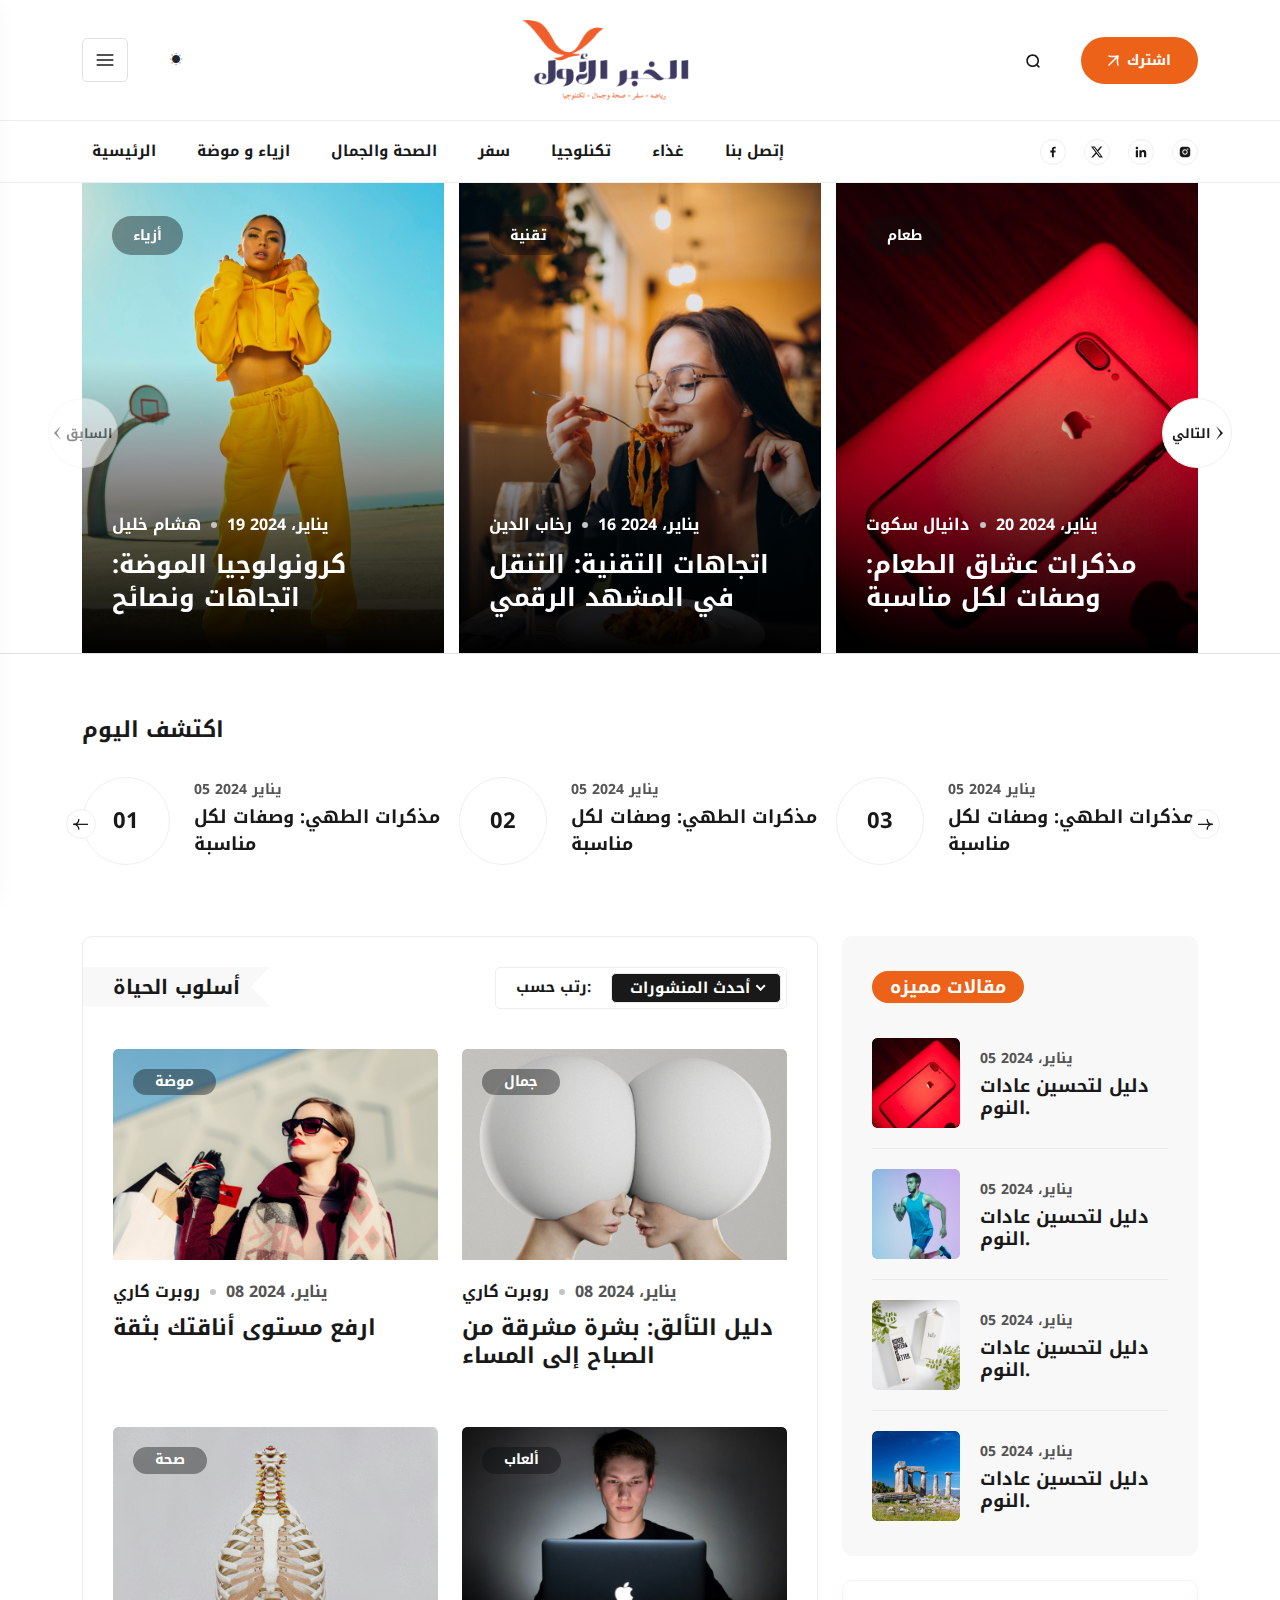
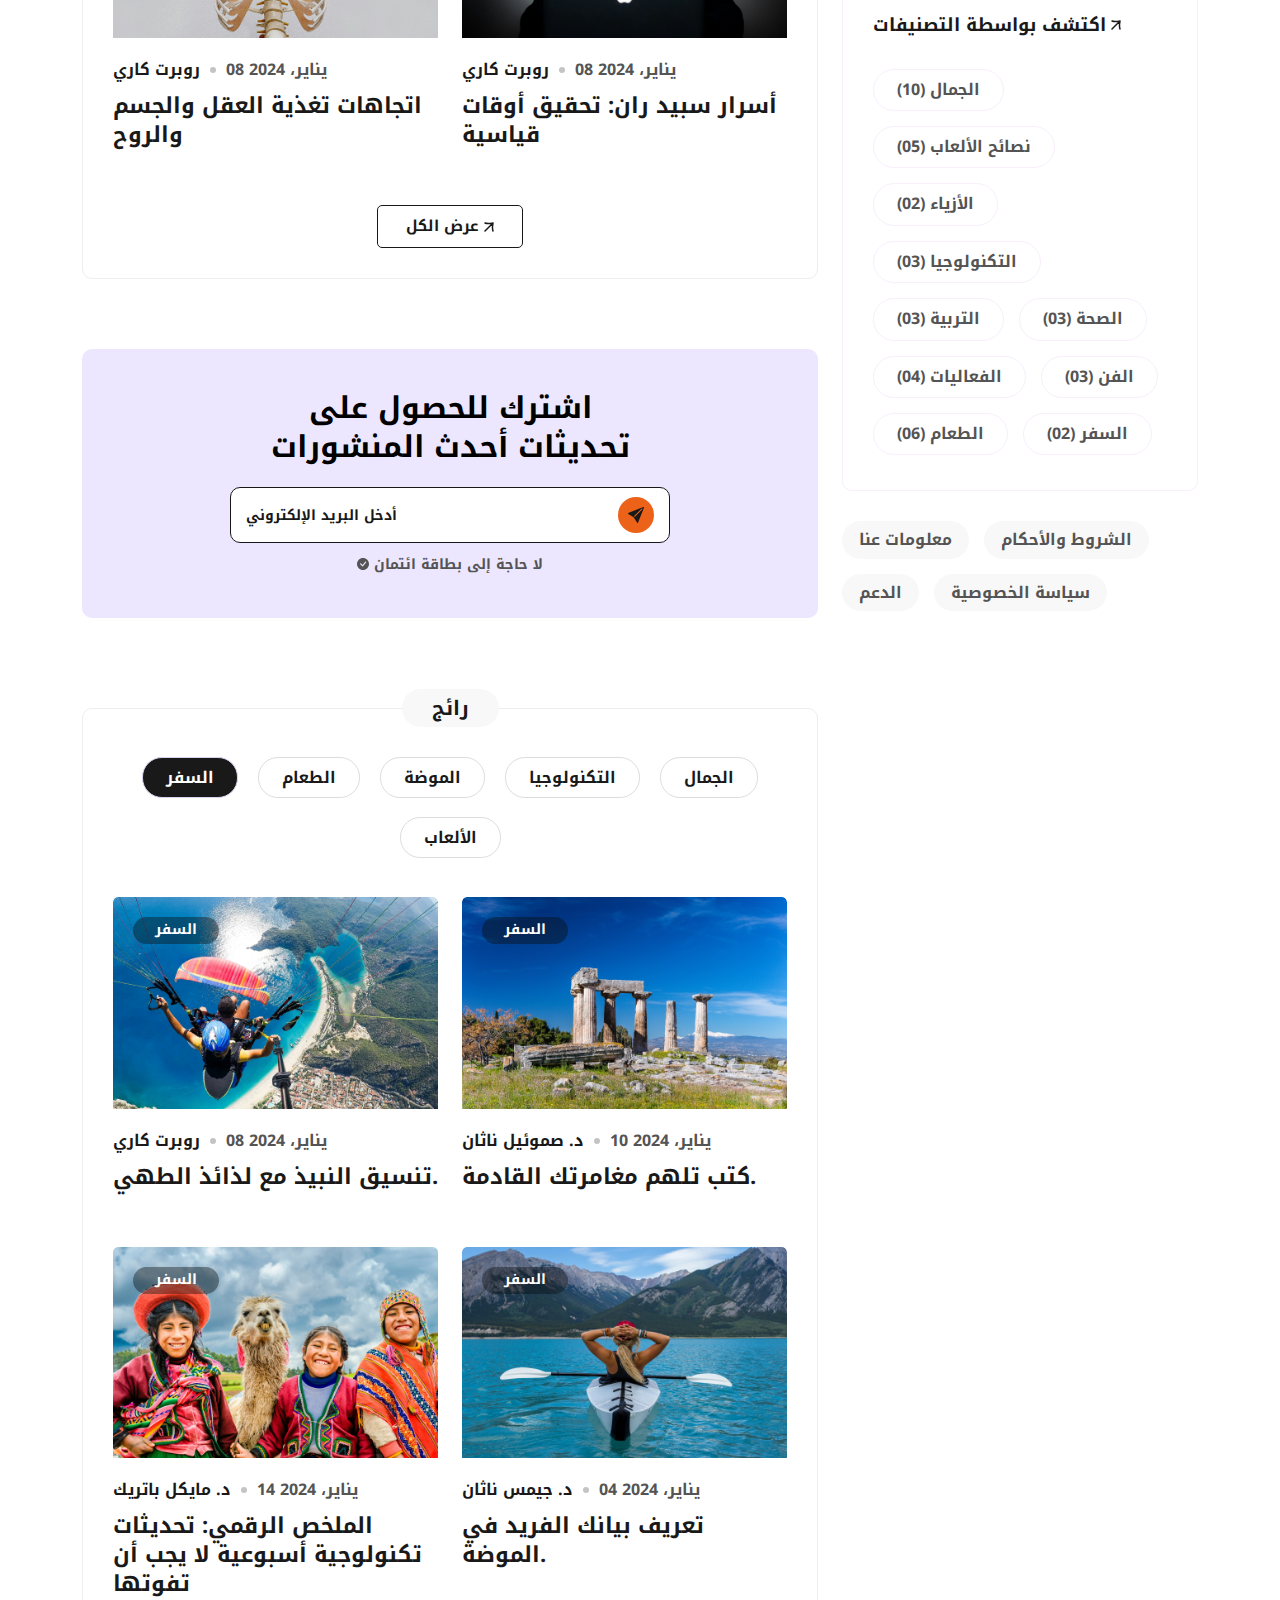
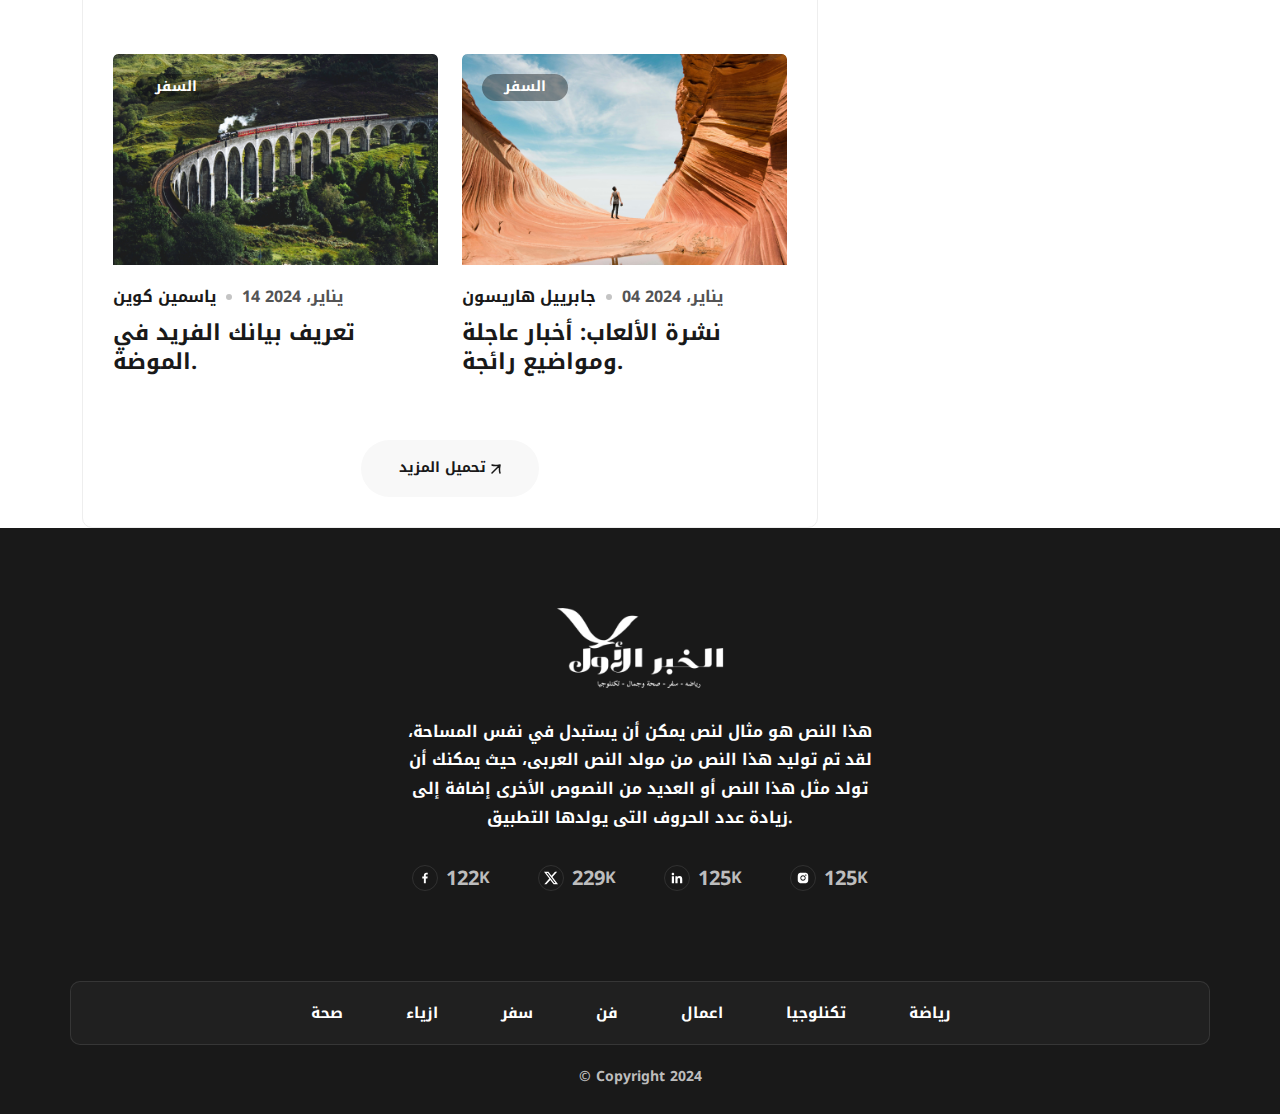
<file: index.html>
<!DOCTYPE html>
<html lang="en">


<head>
    <meta charset="UTF-8">
    <meta name="viewport" content="width=device-width, initial-scale=1.0">
    <!-- Swiper link -->
    <link rel="stylesheet" href="assets/css/swiper-bundle.min.css">
    <!-- Fancybox link -->
    <link rel="stylesheet" href="assets/css/jquery.fancybox.min.css">
    <!-- Animation css link -->
    <link rel="stylesheet" href="assets/css/animate.css">
    <link rel="stylesheet" href="assets/css/nice-select.css">
    <!-- Boostrap css link -->
    <link rel="stylesheet" href="assets/css/bootstrap-icons.min.css">
    <link rel="stylesheet" href="assets/css/bootstrap.min.css">
    <!-- Boxicon link -->
    <link rel="stylesheet" href="assets/css/boxicons.min.css">
    <!-- My css link -->
    <link rel="stylesheet" href="assets/css/style.css">
    <title> مدونة </title>
    <link rel="icon" href="assets/image/sm-logo.svg" type="image/gif" sizes="20x20">
    <link rel="preconnect" href="https://fonts.googleapis.com">
    <link rel="preconnect" href="https://fonts.gstatic.com" crossorigin>
    <link href="https://fonts.googleapis.com/css2?family=Noto+Kufi+Arabic:wght@100..900&display=swap" rel="stylesheet">
    <style>
        h1,h2,h3,h4,h5,h6,p,a,button,li,span,ul,blockquote,strong,input{
            font-family: "Noto Kufi Arabic", sans-serif !important;
            font-optical-sizing: auto !important;
            font-weight: bold !important;
            font-style: normal !important;
        }
    </style>
</head>

<body id="body">
    <!-- scroll top start -->
    <div class="circle-container">
        <svg class="circle-progress svg-content" width="100%" height="100%" viewBox="-1 -1 102 102">
            <path d="M50,1 a49,49 0 0,1 0,98 a49,49 0 0,1 0,-98"
                style="transition: stroke-dashoffset 10ms linear 0s; stroke-dasharray: 307.919; stroke-dashoffset: 256.939;">
            </path>
        </svg>
    </div>
    <!-- scroll top end -->

    <div class="sidebar-menu">
        <div class="mobile-logo-area d-flex justify-content-between align-items-center">
            <div class="header-logo">
                <a href="index.html"><img alt="image" class="img-fluid dark" style="height: 80px;" src="assets/image/logo.png"></a>
                <a href="index.html"><img alt="image" class="img-fluid light" style="height: 80px;" src="assets/image/logo-light.png"></a>
            </div>
            <div class="menu-button menu-close-btn">
                <i class="bi bi-x"></i>
            </div>
        </div>
        <ul class="menu-list"> 
            <li><a href="category.html"> الحياة والمجتمع </a></li>
            <li><a href="category.html"> تغذية </a></li>
            <li><a href="category.html"> السفر </a></li>
            <li><a href="category.html"> مال وأعمال </a></li> 
            <li><a href="contact-us.html"> اتصل بنا </a></li>
        </ul>
        <div class="menu-bottom-content">
            <div class="subscribe-area">
                <h4>اشترك لتحصل علي اخر الآخبار.</h4>
                <p>من خلال الاشتراك، سوف تحصل على أحدث منشورات المدونة المميزة عبر البريد الإلكتروني.
                </p>
                <a href="#" class="primary-btn hover-btn">إشترك
                    <svg class="arrow" width="10" height="10" viewBox="0 0 10 10" xmlns="http://www.w3.org/2000/svg">
                        <path d="M1 9L9 1M9 1C7.22222 1.33333 3.33333 2 1 1M9 1C8.66667 2.66667 8 6.33333 9 9"
                            stroke="#191919" stroke-width="1.5" stroke-linecap="round"></path>
                    </svg>
                </a>
            </div>
            <div class="social-wrap">
                <h6>تابع وسائل التواصل الاجتماعي </h6>
                <ul class="social-area">
                    <li>
                        <a href="https://www.facebook.com/">
                            <svg width="14" height="14" viewBox="0 0 14 14" xmlns="http://www.w3.org/2000/svg">
                                <path
                                    d="M7.81526 12.2483V7.46726H9.42818L9.66793 5.59534H7.81526V4.40301C7.81526 3.86284 7.96576 3.49301 8.74101 3.49301H9.72334V1.82409C9.24538 1.77287 8.76495 1.74814 8.28426 1.75001C6.85859 1.75001 5.87976 2.62034 5.87976 4.21809V5.59184H4.27734V7.46376H5.88326V12.2483H7.81526Z">
                                </path>
                            </svg>
                        </a>
                    </li>
                    <li>
                        <a href="https://x.com/">
                            <svg width="12" height="12" viewBox="0 0 14 14" xmlns="http://www.w3.org/2000/svg">
                                <g>
                                    <path
                                        d="M11.025 0.65625H13.1722L8.48225 6.0305L14 13.3438H9.68012L6.2965 8.9075L2.42462 13.3438H0.2765L5.29287 7.595L0 0.65625H4.43013L7.48825 4.71012L11.025 0.65625ZM10.2725 12.0557H11.4625L3.78262 1.87687H2.50688L10.2725 12.0557Z">
                                    </path>
                                </g>
                            </svg>
                        </a>
                    </li>
                    <li>
                        <a href="https://www.linkedin.com/">
                            <svg width="14" height="14" viewBox="0 0 14 14" xmlns="http://www.w3.org/2000/svg">
                                <path
                                    d="M2.90719 4.1972C3.61209 4.1972 4.18353 3.62576 4.18353 2.92086C4.18353 2.21597 3.61209 1.64453 2.90719 1.64453C2.20229 1.64453 1.63086 2.21597 1.63086 2.92086C1.63086 3.62576 2.20229 4.1972 2.90719 4.1972Z">
                                </path>
                                <path
                                    d="M5.38752 5.16523V12.2463H7.5861V8.74457C7.5861 7.82057 7.75994 6.92573 8.9056 6.92573C10.0355 6.92573 10.0495 7.98215 10.0495 8.8029V12.2469H12.2493V8.36365C12.2493 6.45615 11.8386 4.99023 9.60911 4.99023C8.53869 4.99023 7.82119 5.57765 7.52777 6.13357H7.49802V5.16523H5.38752ZM1.80469 5.16523H4.00677V12.2463H1.80469V5.16523Z">
                                </path>
                            </svg>
                        </a>
                    </li>
                    <li>
                        <a href="https://www.instagram.com/">
                            <svg width="14" height="14" viewBox="0 0 14 14" xmlns="http://www.w3.org/2000/svg">
                                <path
                                    d="M12.2191 4.84492C12.2132 4.40312 12.1305 3.96571 11.9747 3.55226C11.8396 3.20351 11.6332 2.88679 11.3687 2.62233C11.1043 2.35786 10.7875 2.15147 10.4388 2.01634C10.0307 1.86313 9.59948 1.78029 9.16362 1.77134C8.60246 1.74626 8.42454 1.73926 7.00004 1.73926C5.57554 1.73926 5.39296 1.73926 4.83587 1.77134C4.40022 1.78036 3.96924 1.8632 3.56129 2.01634C3.21249 2.15138 2.89572 2.35773 2.63124 2.62221C2.36677 2.88669 2.16041 3.20346 2.02537 3.55226C1.87186 3.96008 1.7892 4.39116 1.78096 4.82684C1.75587 5.38859 1.74829 5.56651 1.74829 6.99101C1.74829 8.41551 1.74829 8.59751 1.78096 9.15517C1.78971 9.59151 1.87196 10.022 2.02537 10.4309C2.16064 10.7796 2.36715 11.0963 2.63171 11.3606C2.89628 11.625 3.21308 11.8313 3.56187 11.9663C3.96871 12.1256 4.39976 12.2144 4.83646 12.2288C5.39821 12.2538 5.57612 12.2614 7.00062 12.2614C8.42512 12.2614 8.60771 12.2614 9.16479 12.2288C9.60063 12.2202 10.0318 12.1375 10.44 11.9843C10.7886 11.8491 11.1053 11.6426 11.3697 11.3782C11.6341 11.1137 11.8406 10.7971 11.9759 10.4484C12.1293 10.0401 12.2115 9.60959 12.2203 9.17267C12.2454 8.61151 12.253 8.43359 12.253 7.00851C12.2518 5.58401 12.2518 5.40317 12.2191 4.84492ZM6.99654 9.68484C5.50671 9.68484 4.29979 8.47792 4.29979 6.98809C4.29979 5.49826 5.50671 4.29134 6.99654 4.29134C7.71176 4.29134 8.39769 4.57546 8.90343 5.0812C9.40917 5.58694 9.69329 6.27287 9.69329 6.98809C9.69329 7.70331 9.40917 8.38924 8.90343 8.89498C8.39769 9.40072 7.71176 9.68484 6.99654 9.68484ZM9.80062 4.82042C9.71802 4.8205 9.63622 4.80429 9.55989 4.77271C9.48356 4.74114 9.41421 4.69482 9.3558 4.63641C9.29739 4.57801 9.25108 4.50865 9.2195 4.43233C9.18793 4.356 9.17171 4.27419 9.17179 4.19159C9.17179 4.10905 9.18805 4.02732 9.21964 3.95106C9.25122 3.8748 9.29752 3.80551 9.35589 3.74714C9.41425 3.68878 9.48354 3.64248 9.5598 3.61089C9.63606 3.57931 9.71779 3.56305 9.80033 3.56305C9.88287 3.56305 9.96461 3.57931 10.0409 3.61089C10.1171 3.64248 10.1864 3.68878 10.2448 3.74714C10.3031 3.80551 10.3494 3.8748 10.381 3.95106C10.4126 4.02732 10.4289 4.10905 10.4289 4.19159C10.4289 4.53926 10.1477 4.82042 9.80062 4.82042Z">
                                </path>
                                <path
                                    d="M6.99589 8.73983C7.96336 8.73983 8.74764 7.95554 8.74764 6.98808C8.74764 6.02061 7.96336 5.23633 6.99589 5.23633C6.02843 5.23633 5.24414 6.02061 5.24414 6.98808C5.24414 7.95554 6.02843 8.73983 6.99589 8.73983Z">
                                </path>
                            </svg>
                        </a>
                    </li>
                </ul>
            </div>
        </div>
    </div>

    <div class="header-area2">
        <div class="container d-flex align-items-center justify-content-between">
            <div class="header-menu-icon">
                <div class="menu-icon">
                    <svg width="20" height="20" viewBox="0 0 20 20" xmlns="http://www.w3.org/2000/svg">
                        <path fill-rule="evenodd" clip-rule="evenodd"
                            d="M1.66675 9.16666H18.3334V10.8333H1.66675V9.16666ZM1.66675 4.16666H18.3334V5.83332H1.66675V4.16666ZM1.66675 14.1667H18.3334V15.8333H1.66675V14.1667Z" />
                    </svg>
                </div>
                <div class="tt-style-switch">
                    <i class="bi bi-brightness-low-fill"></i>
                </div>
            </div>
            <div class="header-logo">
                <a href="index.html"><img alt="image" class="img-fluid dark"  style="height: 80px;" src="assets/image/logo.png"></a>
                <a href="index.html"><img alt="image" class="img-fluid light" style="height: 80px;" src="assets/image/logo-light.png"></a>
            </div>
            <div class="header-right d-md-flex d-none">
                <div class="search-bar">
                    <div class="search-btn">
                        <svg width="16" height="16" viewBox="0 0 16 16" xmlns="http://www.w3.org/2000/svg">
                            <path fill-rule="evenodd" clip-rule="evenodd"
                                d="M7.67458 2.95934C5.06925 2.95934 2.95925 5.06868 2.95925 7.66868C2.95925 10.2687 5.06925 12.3773 7.67458 12.3773C8.97459 12.3773 10.1499 11.8533 11.0033 11.004C11.4434 10.5674 11.7926 10.0477 12.0307 9.47524C12.2687 8.90273 12.3908 8.28869 12.3899 7.66868C12.3899 5.06868 10.2799 2.95934 7.67458 2.95934ZM1.33325 7.66868C1.33325 4.16868 4.17325 1.33334 7.67458 1.33334C11.1759 1.33334 14.0159 4.16868 14.0159 7.66868C14.0178 9.07185 13.5516 10.4356 12.6913 11.544L14.4279 13.2787C14.5084 13.353 14.573 13.4427 14.618 13.5426C14.6629 13.6424 14.6872 13.7503 14.6894 13.8598C14.6916 13.9693 14.6717 14.0781 14.6309 14.1797C14.59 14.2813 14.5291 14.3736 14.4517 14.4511C14.3743 14.5286 14.2821 14.5896 14.1805 14.6306C14.079 14.6716 13.9702 14.6916 13.8607 14.6895C13.7512 14.6874 13.6433 14.6632 13.5434 14.6184C13.4435 14.5736 13.3536 14.5091 13.2793 14.4287L11.5393 12.6913C10.4316 13.544 9.07244 14.0054 7.67458 14.0033C4.17325 14.0033 1.33325 11.168 1.33325 7.66868Z" />
                        </svg>
                    </div>
                    <div class="search-input">
                        <div class="serch-close"></div>
                        <form>
                            <div class="search-group">
                                <div class="form-inner2">
                                    <input type="text" placeholder="بحث ..">
                                    <button type="submit">
                                        <svg width="16" height="16" viewBox="0 0 16 16"
                                            xmlns="http://www.w3.org/2000/svg">
                                            <path fill-rule="evenodd" clip-rule="evenodd"
                                                d="M7.67458 2.95934C5.06925 2.95934 2.95925 5.06868 2.95925 7.66868C2.95925 10.2687 5.06925 12.3773 7.67458 12.3773C8.97459 12.3773 10.1499 11.8533 11.0033 11.004C11.4434 10.5674 11.7926 10.0477 12.0307 9.47524C12.2687 8.90273 12.3908 8.28869 12.3899 7.66868C12.3899 5.06868 10.2799 2.95934 7.67458 2.95934ZM1.33325 7.66868C1.33325 4.16868 4.17325 1.33334 7.67458 1.33334C11.1759 1.33334 14.0159 4.16868 14.0159 7.66868C14.0178 9.07185 13.5516 10.4356 12.6913 11.544L14.4279 13.2787C14.5084 13.353 14.573 13.4427 14.618 13.5426C14.6629 13.6424 14.6872 13.7503 14.6894 13.8598C14.6916 13.9693 14.6717 14.0781 14.6309 14.1797C14.59 14.2813 14.5291 14.3736 14.4517 14.4511C14.3743 14.5286 14.2821 14.5896 14.1805 14.6306C14.079 14.6716 13.9702 14.6916 13.8607 14.6895C13.7512 14.6874 13.6433 14.6632 13.5434 14.6184C13.4435 14.5736 13.3536 14.5091 13.2793 14.4287L11.5393 12.6913C10.4316 13.544 9.07244 14.0054 7.67458 14.0033C4.17325 14.0033 1.33325 11.168 1.33325 7.66868Z" />
                                        </svg>
                                    </button>
                                </div>
                            </div>
                            <div class="quick-search">
                                <ul>
                                    <li> بحث سريع :</li>
                                    <li><a href="category.html">الجمال,</a></li>
                                    <li><a href="category.html"> الصحة </a></li>
                                    <li><a href="category.html"> ازياء </a></li>
                                    <li><a href="category.html"> تقنية </a></li>
                                </ul>
                            </div>
                        </form>
                    </div>
                </div>
                <div class="subscribe-btn ">
                    <a href="#" class="primary-btn hover-btn">
                        <svg class="arrow" width="11" height="11" viewBox="0 0 11 11"
                            xmlns="http://www.w3.org/2000/svg">
                            <path
                                d="M0.999756 10L9.99976 1M9.99976 1C7.99976 1.375 3.62476 2.125 0.999756 1M9.99976 1C9.62476 2.875 8.87476 7 9.99976 10"
                                stroke="#191919" stroke-width="1.5" stroke-linecap="round" />
                        </svg>
                        اشترك
                    </a>

                </div>
            </div>
        </div>
    </div>
    <header class="life-style d-lg-flex d-none">
        <div class="container-md">
            <div class="col-lg-12">
                <div class="header-wrapper">
                    <div class="main-menu">
                        <ul class="menu-list">
                            <li class="active">
                                <a href="index.html" > الرئيسية </a></i>
                            </li>
                            <li><a href="category.html"> ازياء و موضة </a></li>
                            <li><a href="category.html"> الصحة والجمال </a></li>
                            <li><a href="category.html"> سفر </a></li>
                            <li><a href="category.html"> تكنلوجيا </a></li>
                            <li><a href="category.html"> غذاء </a></li> 
                            <li><a href="contact-us.html"> إتصل بنا </a></li>
                        </ul>
                    </div>
                    <div class="nav-right d-flex jsutify-content-end align-items-center">
                        <ul class="social-area">
                            <li>
                                <a href="https://www.facebook.com/">
                                    <svg width="14" height="14" viewBox="0 0 14 14" xmlns="http://www.w3.org/2000/svg">
                                        <path
                                            d="M7.81526 12.2483V7.46726H9.42818L9.66793 5.59534H7.81526V4.40301C7.81526 3.86284 7.96576 3.49301 8.74101 3.49301H9.72334V1.82409C9.24538 1.77287 8.76495 1.74814 8.28426 1.75001C6.85859 1.75001 5.87976 2.62034 5.87976 4.21809V5.59184H4.27734V7.46376H5.88326V12.2483H7.81526Z">
                                        </path>
                                    </svg>
                                </a>
                            </li>
                            <li>
                                <a href="https://x.com/">
                                    <svg width="12" height="12" viewBox="0 0 14 14" xmlns="http://www.w3.org/2000/svg">
                                        <g>
                                            <path
                                                d="M11.025 0.65625H13.1722L8.48225 6.0305L14 13.3438H9.68012L6.2965 8.9075L2.42462 13.3438H0.2765L5.29287 7.595L0 0.65625H4.43013L7.48825 4.71012L11.025 0.65625ZM10.2725 12.0557H11.4625L3.78262 1.87687H2.50688L10.2725 12.0557Z">
                                            </path>
                                        </g>
                                    </svg>
                                </a>
                            </li>
                            <li>
                                <a href="https://www.linkedin.com/">
                                    <svg width="14" height="14" viewBox="0 0 14 14" xmlns="http://www.w3.org/2000/svg">
                                        <path
                                            d="M2.90719 4.1972C3.61209 4.1972 4.18353 3.62576 4.18353 2.92086C4.18353 2.21597 3.61209 1.64453 2.90719 1.64453C2.20229 1.64453 1.63086 2.21597 1.63086 2.92086C1.63086 3.62576 2.20229 4.1972 2.90719 4.1972Z">
                                        </path>
                                        <path
                                            d="M5.38752 5.16523V12.2463H7.5861V8.74457C7.5861 7.82057 7.75994 6.92573 8.9056 6.92573C10.0355 6.92573 10.0495 7.98215 10.0495 8.8029V12.2469H12.2493V8.36365C12.2493 6.45615 11.8386 4.99023 9.60911 4.99023C8.53869 4.99023 7.82119 5.57765 7.52777 6.13357H7.49802V5.16523H5.38752ZM1.80469 5.16523H4.00677V12.2463H1.80469V5.16523Z">
                                        </path>
                                    </svg>
                                </a>
                            </li>
                            <li>
                                <a href="https://www.instagram.com/">
                                    <svg width="14" height="14" viewBox="0 0 14 14" xmlns="http://www.w3.org/2000/svg">
                                        <path
                                            d="M12.2191 4.84492C12.2132 4.40312 12.1305 3.96571 11.9747 3.55226C11.8396 3.20351 11.6332 2.88679 11.3687 2.62233C11.1043 2.35786 10.7875 2.15147 10.4388 2.01634C10.0307 1.86313 9.59948 1.78029 9.16362 1.77134C8.60246 1.74626 8.42454 1.73926 7.00004 1.73926C5.57554 1.73926 5.39296 1.73926 4.83587 1.77134C4.40022 1.78036 3.96924 1.8632 3.56129 2.01634C3.21249 2.15138 2.89572 2.35773 2.63124 2.62221C2.36677 2.88669 2.16041 3.20346 2.02537 3.55226C1.87186 3.96008 1.7892 4.39116 1.78096 4.82684C1.75587 5.38859 1.74829 5.56651 1.74829 6.99101C1.74829 8.41551 1.74829 8.59751 1.78096 9.15517C1.78971 9.59151 1.87196 10.022 2.02537 10.4309C2.16064 10.7796 2.36715 11.0963 2.63171 11.3606C2.89628 11.625 3.21308 11.8313 3.56187 11.9663C3.96871 12.1256 4.39976 12.2144 4.83646 12.2288C5.39821 12.2538 5.57612 12.2614 7.00062 12.2614C8.42512 12.2614 8.60771 12.2614 9.16479 12.2288C9.60063 12.2202 10.0318 12.1375 10.44 11.9843C10.7886 11.8491 11.1053 11.6426 11.3697 11.3782C11.6341 11.1137 11.8406 10.7971 11.9759 10.4484C12.1293 10.0401 12.2115 9.60959 12.2203 9.17267C12.2454 8.61151 12.253 8.43359 12.253 7.00851C12.2518 5.58401 12.2518 5.40317 12.2191 4.84492ZM6.99654 9.68484C5.50671 9.68484 4.29979 8.47792 4.29979 6.98809C4.29979 5.49826 5.50671 4.29134 6.99654 4.29134C7.71176 4.29134 8.39769 4.57546 8.90343 5.0812C9.40917 5.58694 9.69329 6.27287 9.69329 6.98809C9.69329 7.70331 9.40917 8.38924 8.90343 8.89498C8.39769 9.40072 7.71176 9.68484 6.99654 9.68484ZM9.80062 4.82042C9.71802 4.8205 9.63622 4.80429 9.55989 4.77271C9.48356 4.74114 9.41421 4.69482 9.3558 4.63641C9.29739 4.57801 9.25108 4.50865 9.2195 4.43233C9.18793 4.356 9.17171 4.27419 9.17179 4.19159C9.17179 4.10905 9.18805 4.02732 9.21964 3.95106C9.25122 3.8748 9.29752 3.80551 9.35589 3.74714C9.41425 3.68878 9.48354 3.64248 9.5598 3.61089C9.63606 3.57931 9.71779 3.56305 9.80033 3.56305C9.88287 3.56305 9.96461 3.57931 10.0409 3.61089C10.1171 3.64248 10.1864 3.68878 10.2448 3.74714C10.3031 3.80551 10.3494 3.8748 10.381 3.95106C10.4126 4.02732 10.4289 4.10905 10.4289 4.19159C10.4289 4.53926 10.1477 4.82042 9.80062 4.82042Z">
                                        </path>
                                        <path
                                            d="M6.99589 8.73983C7.96336 8.73983 8.74764 7.95554 8.74764 6.98808C8.74764 6.02061 7.96336 5.23633 6.99589 5.23633C6.02843 5.23633 5.24414 6.02061 5.24414 6.98808C5.24414 7.95554 6.02843 8.73983 6.99589 8.73983Z">
                                        </path>
                                    </svg>
                                </a>
                            </li>
                        </ul>
                    </div>
                </div>
            </div>
        </div>
    </header>

    <!-- Banner area strats here -->
    <div class="banner-area2 mb-60">
        <div class="container">
            <div class="row ">
                <div class="col-lg-12 position-relative">
                    <div class="slider-btn-groups">
                        <div class="slider-btn prev-2">
                            <svg width="7" height="14" viewBox="0 0 7 14" xmlns="http://www.w3.org/2000/svg">
                                <path d="M0 7.00008L7 0L2.54545 7.00008L7 14L0 7.00008Z" />
                            </svg>
                            <span class="two"> السابق </span>
                        </div>
                        <div class="slider-btn next-2">
                            <span> التالي </span>
                            <svg width="7" height="14" viewBox="0 0 7 14" xmlns="http://www.w3.org/2000/svg">
                                <path d="M7 7.00008L0 0L4.45455 7.00008L0 14L7 7.00008Z" />
                            </svg>
                        </div>
                    </div>
                    <div class="swiper banner-slider2">
                        <div class="swiper-wrapper">
                            <div class="swiper-slide">
                                <div class="banner-card">
                                    <div class="banner-img">
                                        <img src="assets/image/index-img/banner-img-1.png" alt="">
                                    </div>
                                    <div class="banner-content">
                                        <div class="catagory">
                                            <a href="category.html">أزياء</a>
                                        </div>
                                        <div class="banner-content-bottom">
                                            <div class="author-area">
                                                <ul>
                                                    <li>
                                                        <a href="editor-profile.html">هشام خليل</a>
                                                    </li>
                                                    <li>
                                                        <a class="publish-date" href="category.html">
                                                            <svg width="6" height="6" viewBox="0 0 6 6" fill="none"
                                                                xmlns="http://www.w3.org/2000/svg">
                                                                <circle cx="3" cy="3" r="3" fill="#C4C4C4" />
                                                            </svg>
                                                            19 يناير، 2024
                                                        </a>
                                                    </li>
                                                </ul>
                                            </div>
                                            <h2><a href="blog-details.html">كرونولوجيا الموضة: اتجاهات ونصائح</a></h2>
                                        </div>
                                    </div>
                                </div>
                            </div>
                            <div class="swiper-slide">
                                <div class="banner-card">
                                    <div class="banner-img">
                                        <img src="assets/image/index-img/banner-img-2.png" alt="">
                                    </div>
                                    <div class="banner-content">
                                        <div class="catagory">
                                            <a href="category.html">تقنية</a>
                                        </div>
                                        <div class="banner-content-bottom">
                                            <div class="author-area">
                                                <ul>
                                                    <li><a href="editor-profile.html">رخاب الدين</a></li>
                                                    <li>
                                                        <a class="publish-date" href="category.html">
                                                            <svg width="6" height="6" viewBox="0 0 6 6" fill="none"
                                                                xmlns="http://www.w3.org/2000/svg">
                                                                <circle cx="3" cy="3" r="3" fill="#C4C4C4" />
                                                            </svg>
                                                            16 يناير، 2024
                                                        </a>
                                                    </li>
                                                </ul>
                                            </div>
                                            <h2><a href="blog-details.html">اتجاهات التقنية: التنقل في المشهد الرقمي</a></h2>
                                        </div>
                                    </div>
                                </div>
                            </div>
                            <div class="swiper-slide">
                                <div class="banner-card">
                                    <div class="banner-img">
                                        <img src="assets/image/index-img/banner-img-4.png" alt="">
                                    </div>
                                    <div class="banner-content">
                                        <div class="catagory">
                                            <a href="category.html">طعام</a>
                                        </div>
                                        <div class="banner-content-bottom">
                                            <div class="author-area">
                                                <ul>
                                                    <li><a href="editor-profile.html">دانيال سكوت</a></li>
                                                    <li>
                                                        <a class="publish-date" href="category.html">
                                                            <svg width="6" height="6" viewBox="0 0 6 6" fill="none"
                                                                xmlns="http://www.w3.org/2000/svg">
                                                                <circle cx="3" cy="3" r="3" fill="#C4C4C4" />
                                                            </svg>
                                                            20 يناير، 2024
                                                        </a>
                                                    </li>
                                                </ul>
                                            </div>
                                            <h2><a href="blog-details.html">مذكرات عشاق الطعام: وصفات لكل مناسبة</a></h2>
                                        </div>
                                    </div>
                                </div>
                            </div>
                            <div class="swiper-slide">
                                <div class="banner-card">
                                    <div class="banner-img">
                                        <img src="assets/image/index-img/banner-img-3.png" alt="">
                                    </div>
                                    <div class="banner-content">
                                        <div class="catagory">
                                            <a href="category.html">سفر</a>
                                        </div>
                                        <div class="banner-content-bottom">
                                            <div class="author-area">
                                                <ul>
                                                    <li>
                                                        <a href="editor-profile.html">روبرت كاري</a>
                                                    </li>
                                                    <li>
                                                        <a class="publish-date" href="category.html">
                                                            <svg width="6" height="6" viewBox="0 0 6 6" fill="none"
                                                                xmlns="http://www.w3.org/2000/svg">
                                                                <circle cx="3" cy="3" r="3" fill="#C4C4C4" />
                                                            </svg>
                                                            19 يناير، 2024
                                                        </a>
                                                    </li>
                                                </ul>
                                            </div>
                                            <h2><a href="blog-details.html">آفاق الأفق: تلوين الوجهات</a></h2>
                                        </div>
                                    </div>
                                </div>
                            </div>
                            <div class="swiper-slide">
                                <div class="banner-card">
                                    <div class="banner-img">
                                        <img src="assets/image/index-img/banner-img-5.png" alt="">
                                    </div>
                                    <div class="banner-content">
                                        <div class="catagory">
                                            <a href="category.html">نمط الحياة</a>
                                        </div>
                                        <div class="banner-content-bottom">
                                            <div class="author-area">
                                                <ul>
                                                    <li><a href="editor-profile.html">رخاب الدين</a></li>
                                                    <li>
                                                        <a class="publish-date" href="category.html">
                                                            <svg width="6" height="6" viewBox="0 0 6 6" fill="none"
                                                                xmlns="http://www.w3.org/2000/svg">
                                                                <circle cx="3" cy="3" r="3" fill="#C4C4C4" />
                                                            </svg>
                                                            16 يناير، 2024
                                                        </a>
                                                    </li>
                                                </ul>
                                            </div>
                                            <h2><a href="blog-details.html">ارتقِ بلعبة أسلوبك بثقة</a></h2>
                                        </div>
                                    </div>
                                </div>
                            </div>
                        </div>
                    </div>
                    
                </div>
            </div>
        </div>
    </div>
    <!-- Banner area ends here -->

    <!-- Discover area strats here -->
    <div class="discover-section mb-70">
        <div class="container">
            <div class="row mb-20">
                <div class="col-lg-12">
                    <div class="section-title">
                        <h5>اكتشف اليوم</h5>
                    </div>
                </div>
            </div>
            <div class="row">
                <div class="col-lg-12 position-relative">
                    <div class="slider-btn-groups">
                        <div class="slider-btn prev-1">
                            <svg width="16" height="16" viewBox="0 0 16 16" xmlns="http://www.w3.org/2000/svg">
                                <path fill-rule="evenodd" clip-rule="evenodd"
                                    d="M0.416666 8.96667H15V7.71667H0.416666V8.96667Z"></path>
                                <path fill-rule="evenodd" clip-rule="evenodd"
                                    d="M1.04115 7.71667C3.98115 7.71667 6.38281 10.3017 6.38281 13.0583V13.6833H5.13281V13.0583C5.13281 10.9658 3.26448 8.96667 1.04115 8.96667H0.416979V7.71667H1.04115Z">
                                </path>
                                <path fill-rule="evenodd" clip-rule="evenodd"
                                    d="M1.04115 8.96667C3.98115 8.96667 6.38281 6.38167 6.38281 3.625V3H5.13281V3.625C5.13281 5.71833 3.26448 7.71667 1.04115 7.71667H0.416979V8.96667H1.04115Z">
                                </path>
                            </svg>
                        </div>
                        <div class="slider-btn next-1">
                            <svg width="16" height="16" viewBox="0 0 16 16" xmlns="http://www.w3.org/2000/svg">
                                <path fill-rule="evenodd" clip-rule="evenodd"
                                    d="M15.5833 8.96667H1V7.71667H15.5833V8.96667Z"></path>
                                <path fill-rule="evenodd" clip-rule="evenodd"
                                    d="M14.9589 7.71667C12.0189 7.71667 9.61719 10.3017 9.61719 13.0583V13.6833H10.8672V13.0583C10.8672 10.9658 12.7355 8.96667 14.9589 8.96667H15.583V7.71667H14.9589Z">
                                </path>
                                <path fill-rule="evenodd" clip-rule="evenodd"
                                    d="M14.9589 8.96667C12.0189 8.96667 9.61719 6.38167 9.61719 3.625V3H10.8672V3.625C10.8672 5.71833 12.7355 7.71667 14.9589 7.71667H15.583V8.96667H14.9589Z">
                                </path>
                            </svg>
                        </div>
                    </div>
                    <div class="swiper discover-slider">
                        <div class="swiper-wrapper">
                            <div class="swiper-slide">
                                <div class="discover-content">
                                    <div class="number">
                                        <span>01</span>
                                    </div>
                                    <div class="other-content">
                                        <a href="category.html">05 يناير 2024</a>
                                        <h6><a href="blog-details.html">مذكرات الطهي: وصفات لكل مناسبة</a></h6>
                                    </div>
                                </div>
                            </div>
                            <div class="swiper-slide">
                                <div class="discover-content">
                                    <div class="number">
                                        <span>02</span>
                                    </div>
                                    <div class="other-content">
                                        <a href="category.html">05 يناير 2024</a>
                                        <h6><a href="blog-details.html">مذكرات الطهي: وصفات لكل مناسبة</a></h6>
                                    </div>
                                </div>
                            </div>
                            <div class="swiper-slide">
                                <div class="discover-content">
                                    <div class="number">
                                        <span>03</span>
                                    </div>
                                    <div class="other-content">
                                        <a href="category.html">05 يناير 2024</a>
                                        <h6><a href="blog-details.html">مذكرات الطهي: وصفات لكل مناسبة</a></h6>
                                    </div>
                                </div>
                            </div>
                            <div class="swiper-slide">
                                <div class="discover-content">
                                    <div class="number">
                                        <span>01</span>
                                    </div>
                                    <div class="other-content">
                                        <a href="category.html">05 يناير 2024</a>
                                        <h6><a href="blog-details.html">مذكرات الطهي: وصفات لكل مناسبة</a></h6>
                                    </div>
                                </div>
                            </div>
                            <div class="swiper-slide">
                                <div class="discover-content">
                                    <div class="number">
                                        <span>02</span>
                                    </div>
                                    <div class="other-content">
                                        <a href="category.html">05 يناير 2024</a>
                                        <h6><a href="blog-details.html">مذكرات الطهي: وصفات لكل مناسبة</a></h6>
                                    </div>
                                </div>
                            </div>
                            <div class="swiper-slide">
                                <div class="discover-content">
                                    <div class="number">
                                        <span>03</span>
                                    </div>
                                    <div class="other-content">
                                        <a href="category.html">05 يناير 2024</a>
                                        <h6><a href="blog-details.html">مذكرات الطهي: وصفات لكل مناسبة</a></h6>
                                    </div>
                                </div>
                            </div>
                        </div>
                    </div>
                </div>
            </div>
        </div>
    </div> 
    <!-- Discover area ends here -->
    <!-- Blog post area strats here -->
    <div class="blog-post2">
        <div class="container">
            <div class="row g-4">
                <div class="col-lg-8">
                    <div class="blog-border">
                        <div class="category-and-select-area">
                            <a href="category.html" class="category">أسلوب الحياة</a>
                            <div class="select-area">
                                <h6>رتب حسب:</h6>
                                <select>
                                    <option value="1">أحدث المنشورات</option>
                                    <option value="2">الأكثر شهرة</option>
                                </select>
                            </div>
                        </div>
                        <div class="row g-4 gy-5">
                            <div class="col-md-6">
                                <div class="blog-card">
                                    <div class="blog-card-img-wrap">
                                        <a href="blog-details.html">
                                            <img src="assets/image/index-img/blog-img-1.png" alt="">
                                        </a>
                                        <a href="category.html">
                                            <span>موضة</span>
                                        </a>
                                    </div>
                                    <div class="blog-content">
                                        <div class="author-area">
                                            <ul>
                                                <li>
                                                    <a href="editor-profile.html">روبرت كاري</a>
                                                </li>
                                                <li>
                                                    <a class="publish-date" href="category.html">
                                                        <svg width="6" height="6" viewBox="0 0 6 6" fill="none"
                                                            xmlns="http://www.w3.org/2000/svg">
                                                            <circle cx="3" cy="3" r="3" fill="#C4C4C4" />
                                                        </svg>
                                                        08 يناير، 2024
                                                    </a>
                                                </li>
                                            </ul>
                                        </div>
                                        <h5>
                                            <a href="blog-details.html">ارفع مستوى أناقتك بثقة</a>
                                        </h5>
                                    </div>
                                </div>
                            </div>
                            <div class="col-md-6">
                                <div class="blog-card">
                                    <div class="blog-card-img-wrap">
                                        <a href="blog-details.html">
                                            <img src="assets/image/index-img/blog-img-2.png" alt="">
                                        </a>
                                        <a href="category.html">
                                            <span>جمال</span>
                                        </a>
                                    </div>
                                    <div class="blog-content">
                                        <div class="author-area">
                                            <ul>
                                                <li><a href="editor-profile.html">روبرت كاري</a></li>
                                                <li>
                                                    <a class="publish-date" href="category.html">
                                                        <svg width="6" height="6" viewBox="0 0 6 6" fill="none"
                                                            xmlns="http://www.w3.org/2000/svg">
                                                            <circle cx="3" cy="3" r="3" fill="#C4C4C4" />
                                                        </svg>
                                                        08 يناير، 2024
                                                    </a>
                                                </li>
                                            </ul>
                                        </div>
                                        <h5>
                                            <a href="blog-details.html">دليل التألق: بشرة مشرقة من الصباح إلى المساء</a>
                                        </h5>
                                    </div>
                                </div>
                            </div>
                            <div class="col-md-6">
                                <div class="blog-card">
                                    <div class="blog-card-img-wrap">
                                        <a href="blog-details.html">
                                            <img src="assets/image/index-img/blog-img-3.png" alt="">
                                        </a>
                                        <a href="category.html">
                                            <span>صحة</span>
                                        </a>
                                    </div>
                                    <div class="blog-content">
                                        <div class="author-area">
                                            <ul>
                                                <li><a href="editor-profile.html">روبرت كاري</a></li>
                                                <li>
                                                    <a class="publish-date" href="category.html">
                                                        <svg width="6" height="6" viewBox="0 0 6 6" fill="none"
                                                            xmlns="http://www.w3.org/2000/svg">
                                                            <circle cx="3" cy="3" r="3" fill="#C4C4C4" />
                                                        </svg>
                                                        08 يناير، 2024
                                                    </a>
                                                </li>
                                            </ul>
                                        </div>
                                        <h5>
                                            <a href="blog-details.html">اتجاهات تغذية العقل والجسم والروح</a>
                                        </h5>
                                    </div>
                                </div>
                            </div>
                            <div class="col-md-6">
                                <div class="blog-card">
                                    <div class="blog-card-img-wrap">
                                        <a href="blog-details.html">
                                            <img src="assets/image/index-img/blog-img-4.png" alt="">
                                        </a>
                                        <a href="category.html">
                                            <span>ألعاب</span>
                                        </a>
                                    </div>
                                    <div class="blog-content">
                                        <div class="author-area">
                                            <ul>
                                                <li><a href="editor-profile.html">روبرت كاري</a></li>
                                                <li>
                                                    <a class="publish-date" href="category.html">
                                                        <svg width="6" height="6" viewBox="0 0 6 6" fill="none"
                                                            xmlns="http://www.w3.org/2000/svg">
                                                            <circle cx="3" cy="3" r="3" fill="#C4C4C4" />
                                                        </svg>
                                                        08 يناير، 2024
                                                    </a>
                                                </li>
                                            </ul>
                                        </div>
                                        <h5>
                                            <a href="blog-details.html">أسرار سبيد ران: تحقيق أوقات قياسية</a>
                                        </h5>
                                    </div>
                                </div>
                            </div>
                            <div class="view-all-btn">
                                <a href="category.html" class="view-btn hover-btn">
                                    عرض الكل
                                    <svg class="arrow" width="10" height="10" viewBox="0 0 10 10" fill="none"
                                        xmlns="http://www.w3.org/2000/svg">
                                        <path
                                            d="M1 9L9 1M9 1C7.22222 1.33333 3.33333 2 1 1M9 1C8.66667 2.66667 8 6.33333 9 9"
                                            stroke="white" stroke-width="1.5" stroke-linecap="round"></path>
                                    </svg>
                                </a>
                            </div>
                        </div>
                    </div> 
                    <div class="contect-section">
                        <h3>اشترك للحصول على تحديثات أحدث المنشورات</h3>
                        <div class="input-area">
                            <input type="email" placeholder="أدخل البريد الإلكتروني" class="">
                            <button type="submit">
                                <svg width="16" height="16" viewBox="0 0 16 16" xmlns="http://www.w3.org/2000/svg">
                                    <path
                                        d="M15.9647 0.685806C16.0011 0.594942 16.01 0.495402 15.9904 0.399526C15.9707 0.303649 15.9233 0.215653 15.8541 0.146447C15.7849 0.0772403 15.6969 0.0298668 15.601 0.0101994C15.5052 -0.0094681 15.4056 -0.000564594 15.3147 0.0358061L0.76775 5.85481H0.76675L0.31475 6.03481C0.22914 6.06895 0.154635 6.1261 0.0994654 6.19994C0.0442956 6.27377 0.0106078 6.36142 0.00212322 6.4532C-0.00636132 6.54497 0.0106876 6.63731 0.0513867 6.72001C0.0920859 6.8027 0.154851 6.87254 0.23275 6.92181L0.64275 7.18181L0.64375 7.18381L5.63875 10.3618L8.81675 15.3568L8.81875 15.3588L9.07875 15.7688C9.12817 15.8464 9.19805 15.9089 9.28068 15.9493C9.36332 15.9897 9.45551 16.0066 9.54711 15.998C9.63871 15.9894 9.72617 15.9558 9.79985 15.9007C9.87354 15.8456 9.9306 15.7712 9.96475 15.6858L15.9647 0.685806ZM14.1317 2.57581L6.63775 10.0698L6.42275 9.73181C6.38336 9.66978 6.33078 9.6172 6.26875 9.57781L5.93075 9.36281L13.4247 1.86881L14.6027 1.39781L14.1327 2.57581H14.1317Z">
                                    </path>
                                </svg>
                            </button>
                        </div>
                        <p>
                            <svg width="12" height="12" viewBox="0 0 12 12" xmlns="http://www.w3.org/2000/svg">
                                <g clip-path="url(#clip0_786_352)">
                                    <path
                                        d="M12 6C12 7.5913 11.3679 9.11742 10.2426 10.2426C9.11742 11.3679 7.5913 12 6 12C4.4087 12 2.88258 11.3679 1.75736 10.2426C0.632141 9.11742 0 7.5913 0 6C0 4.4087 0.632141 2.88258 1.75736 1.75736C2.88258 0.632141 4.4087 0 6 0C7.5913 0 9.11742 0.632141 10.2426 1.75736C11.3679 2.88258 12 4.4087 12 6ZM9.0225 3.7275C8.96893 3.67411 8.90514 3.63208 8.83495 3.60391C8.76476 3.57574 8.68961 3.56202 8.61399 3.56356C8.53838 3.5651 8.46385 3.58187 8.39486 3.61288C8.32588 3.64388 8.26385 3.68848 8.2125 3.744L5.60775 7.06275L4.038 5.49225C3.93137 5.39289 3.79033 5.3388 3.64461 5.34137C3.49888 5.34394 3.35984 5.40297 3.25678 5.50603C3.15372 5.60909 3.09469 5.74813 3.09212 5.89386C3.08955 6.03958 3.14364 6.18062 3.243 6.28725L5.2275 8.2725C5.28096 8.32586 5.34462 8.36791 5.41469 8.39614C5.48475 8.42437 5.55979 8.43819 5.63531 8.43679C5.71083 8.43539 5.7853 8.4188 5.85427 8.38799C5.92324 8.35719 5.9853 8.31281 6.03675 8.2575L9.03075 4.515C9.13282 4.40887 9.18921 4.26696 9.18781 4.11972C9.1864 3.97248 9.12732 3.83166 9.02325 3.7275H9.0225Z" />
                                </g>
                                <defs>
                                    <clipPath id="clip0_786_352">
                                        <rect width="12" height="12" fill="white" />
                                    </clipPath>
                                </defs>
                            </svg>
                            لا حاجة إلى بطاقة ائتمان
                        </p>
                    </div> 
                    <div class="blog-border two">
                        <div class="spot-light-btn">
                            <a href="category.html">
                                رائج
                            </a>
                        </div>
                        <div class="row mb-40">
                            <div class="col-lg-12">
                                <ul class="nav nav-tabs" id="myTab5" role="tablist">
                                    <li class="nav-item" role="presentation">
                                        <button class="nav-link active" id="travel-tab" data-bs-toggle="tab"
                                            data-bs-target="#travel" type="button" role="tab" aria-controls="travel"
                                            aria-selected="false" tabindex="-1">السفر</button>
                                    </li>
                                    <li class="nav-item" role="presentation">
                                        <button class="nav-link" id="food-tab" data-bs-toggle="tab"
                                            data-bs-target="#food" type="button" role="tab" aria-controls="food"
                                            aria-selected="false" tabindex="-1">الطعام</button>
                                    </li>
                                    <li class="nav-item" role="presentation">
                                        <button class="nav-link" id="fashion-tab" data-bs-toggle="tab"
                                            data-bs-target="#fashion" type="button" role="tab" aria-controls="fashion"
                                            aria-selected="false" tabindex="-1">الموضة</button>
                                    </li>
                                    <li class="nav-item" role="presentation">
                                        <button class="nav-link" id="tech-tab" data-bs-toggle="tab"
                                            data-bs-target="#tech" type="button" role="tab" aria-controls="tech"
                                            aria-selected="true">التكنولوجيا</button>
                                    </li>
                                    <li class="nav-item" role="presentation">
                                        <button class="nav-link" id="beauty-tab" data-bs-toggle="tab"
                                            data-bs-target="#beauty" type="button" role="tab" aria-controls="beauty"
                                            aria-selected="true">الجمال</button>
                                    </li>
                                    <li class="nav-item" role="presentation">
                                        <button class="nav-link" id="gaming-tab" data-bs-toggle="tab"
                                            data-bs-target="#gaming" type="button" role="tab" aria-controls="gaming"
                                            aria-selected="true">الألعاب</button>
                                    </li>
                                </ul>
                            </div>
                            
                        </div>
                        <div class="row ">
                            <div class="col-lg-12">
                                <div class="tab-content" id="myTabContent5">
                                    <div class="tab-pane fade show active" id="travel" role="tabpanel">
                                        <div class="row g-4 gy-5">
                                            <div class="col-md-6">
                                                <div class="blog-card">
                                                    <div class="blog-card-img-wrap">
                                                        <a href="blog-details.html">
                                                            <img src="assets/image/index-img/travel-01.png" alt="">
                                                        </a>
                                                        <a href="category.html"><span>السفر</span></a>
                                                    </div>
                                                    <div class="blog-content">
                                                        <div class="author-area">
                                                            <ul>
                                                                <li><a href="editor-profile.html">روبرت كاري</a></li>
                                                                <li><a class="publish-date" href="category.html">
                                                                        <svg width="6" height="6" viewBox="0 0 6 6" fill="none"
                                                                            xmlns="http://www.w3.org/2000/svg">
                                                                            <circle cx="3" cy="3" r="3" fill="#C4C4C4" />
                                                                        </svg>
                                                                        08 يناير، 2024</a></li>
                                                            </ul>
                                                        </div>
                                                        <h5><a href="blog-details.html">تنسيق النبيذ مع لذائذ الطهي.</a></h5>
                                                    </div>
                                                </div>
                                            </div>
                                            <div class="col-md-6">
                                                <div class="blog-card">
                                                    <div class="blog-card-img-wrap">
                                                        <a href="blog-details.html">
                                                            <img src="assets/image/index-img/travel-02.png" alt="">
                                                        </a>
                                                        <a href="category.html"><span>السفر</span></a>
                                                    </div>
                                                    <div class="blog-content">
                                                        <div class="author-area">
                                                            <ul>
                                                                <li><a href="editor-profile.html">د. صموئيل ناثان</a></li>
                                                                <li><a class="publish-date" href="category.html">
                                                                        <svg width="6" height="6" viewBox="0 0 6 6" fill="none"
                                                                            xmlns="http://www.w3.org/2000/svg">
                                                                            <circle cx="3" cy="3" r="3" fill="#C4C4C4" />
                                                                        </svg>
                                                                        10 يناير، 2024</a></li>
                                                            </ul>
                                                        </div>
                                                        <h5><a href="blog-details.html">كتب تلهم مغامرتك القادمة.</a></h5>
                                                    </div>
                                                </div>
                                            </div>
                                            <div class="col-md-6">
                                                <div class="blog-card">
                                                    <div class="blog-card-img-wrap">
                                                        <a href="blog-details.html">
                                                            <img src="assets/image/index-img/travel-03.png" alt="">
                                                        </a>
                                                        <a href="category.html"><span>السفر</span></a>
                                                    </div>
                                                    <div class="blog-content">
                                                        <div class="author-area">
                                                            <ul>
                                                                <li><a href="editor-profile.html">د. مايكل باتريك</a></li>
                                                                <li><a class="publish-date" href="category.html">
                                                                        <svg width="6" height="6" viewBox="0 0 6 6" fill="none"
                                                                            xmlns="http://www.w3.org/2000/svg">
                                                                            <circle cx="3" cy="3" r="3" fill="#C4C4C4" />
                                                                        </svg>
                                                                        14 يناير، 2024</a></li>
                                                            </ul>
                                                        </div>
                                                        <h5><a href="blog-details.html">الملخص الرقمي: تحديثات تكنولوجية أسبوعية لا يجب أن تفوتها</a></h5>
                                                    </div>
                                                </div>
                                            </div>
                                            <div class="col-md-6">
                                                <div class="blog-card">
                                                    <div class="blog-card-img-wrap">
                                                        <a href="blog-details.html">
                                                            <img src="assets/image/index-img/travel-04.png" alt="">
                                                        </a>
                                                        <a href="category.html"><span>السفر</span></a>
                                                    </div>
                                                    <div class="blog-content">
                                                        <div class="author-area">
                                                            <ul>
                                                                <li><a href="editor-profile.html">د. جيمس ناثان</a></li>
                                                                <li><a class="publish-date" href="category.html">
                                                                        <svg width="6" height="6" viewBox="0 0 6 6" fill="none"
                                                                            xmlns="http://www.w3.org/2000/svg">
                                                                            <circle cx="3" cy="3" r="3" fill="#C4C4C4" />
                                                                        </svg>
                                                                        04 يناير، 2024</a></li>
                                                            </ul>
                                                        </div>
                                                        <h5><a href="blog-details.html">تعريف بيانك الفريد في الموضة.</a></h5>
                                                    </div>
                                                </div>
                                            </div>
                                            <div class="col-md-6">
                                                <div class="blog-card">
                                                    <div class="blog-card-img-wrap">
                                                        <a href="blog-details.html">
                                                            <img src="assets/image/index-img/travel-05.png" alt="">
                                                        </a>
                                                        <a href="category.html"><span>السفر</span></a>
                                                    </div>
                                                    <div class="blog-content">
                                                        <div class="author-area">
                                                            <ul>
                                                                <li><a href="editor-profile.html">ياسمين كوين</a></li>
                                                                <li><a class="publish-date" href="category.html">
                                                                        <svg width="6" height="6" viewBox="0 0 6 6" fill="none"
                                                                            xmlns="http://www.w3.org/2000/svg">
                                                                            <circle cx="3" cy="3" r="3" fill="#C4C4C4" />
                                                                        </svg>
                                                                        14 يناير، 2024</a></li>
                                                            </ul>
                                                        </div>
                                                        <h5><a href="blog-details.html">تعريف بيانك الفريد في الموضة.</a></h5>
                                                    </div>
                                                </div>
                                            </div>
                                            <div class="col-md-6">
                                                <div class="blog-card">
                                                    <div class="blog-card-img-wrap">
                                                        <a href="blog-details.html">
                                                            <img src="assets/image/index-img/travel-06.png" alt="">
                                                        </a>
                                                        <a href="category.html"><span>السفر</span></a>
                                                    </div>
                                                    <div class="blog-content">
                                                        <div class="author-area">
                                                            <ul>
                                                                <li><a href="editor-profile.html">جابرييل هاريسون</a></li>
                                                                <li><a class="publish-date" href="category.html">
                                                                        <svg width="6" height="6" viewBox="0 0 6 6" fill="none"
                                                                            xmlns="http://www.w3.org/2000/svg">
                                                                            <circle cx="3" cy="3" r="3" fill="#C4C4C4" />
                                                                        </svg>
                                                                        04 يناير، 2024</a></li>
                                                            </ul>
                                                        </div>
                                                        <h5><a href="blog-details.html">نشرة الألعاب: أخبار عاجلة ومواضيع رائجة.</a></h5>
                                                    </div>
                                                </div>
                                            </div>
                                            <div class="load-more-btn">
                                                <a href="category.html" class="hover-btn">
                                                    تحميل المزيد
                                                    <svg class="arrow" width="10" height="10" viewBox="0 0 10 10"
                                                        xmlns="http://www.w3.org/2000/svg">
                                                        <path
                                                            d="M1 9L9 1M9 1C7.22222 1.33333 3.33333 2 1 1M9 1C8.66667 2.66667 8 6.33333 9 9"
                                                            stroke="#191919" stroke-width="1.5" stroke-linecap="round" />
                                                    </svg>
                                                </a>
                                            </div>
                                        </div>
                                    </div> 
                                    <div class="tab-pane fade" id="food" role="tabpanel">
                                        <div class="row g-4 gy-5">
                                            <div class="col-md-6">
                                                <div class="blog-card">
                                                    <div class="blog-card-img-wrap">
                                                        <a href="blog-details.html">
                                                            <img src="assets/image/index-img/food-01.png" alt="">
                                                        </a>
                                                        <a href="category.html"><span>طعام</span></a>
                                                    </div>
                                                    <div class="blog-content">
                                                        <div class="author-area">
                                                            <ul>
                                                                <li><a href="editor-profile.html">روبرت كاري</a></li>
                                                                <li><a class="publish-date" href="category.html">
                                                                        <svg width="6" height="6" viewBox="0 0 6 6" fill="none" xmlns="http://www.w3.org/2000/svg">
                                                                            <circle cx="3" cy="3" r="3" fill="#C4C4C4" />
                                                                        </svg>
                                                                        08 يناير، 2024</a></li>
                                                            </ul>
                                                        </div>
                                                        <h5><a href="blog-details.html">تنسيق النبيذ مع الأطعمة الفاخرة.</a></h5>
                                                    </div>
                                                </div>
                                            </div>
                                            <div class="col-md-6">
                                                <div class="blog-card">
                                                    <div class="blog-card-img-wrap">
                                                        <a href="blog-details.html">
                                                            <img src="assets/image/index-img/food-02.png" alt="">
                                                        </a>
                                                        <a href="category.html"><span>طعام</span></a>
                                                    </div>
                                                    <div class="blog-content">
                                                        <div class="author-area">
                                                            <ul>
                                                                <li><a href="editor-profile.html">د. صمويل ناثان</a></li>
                                                                <li><a class="publish-date" href="category.html">
                                                                        <svg width="6" height="6" viewBox="0 0 6 6" fill="none" xmlns="http://www.w3.org/2000/svg">
                                                                            <circle cx="3" cy="3" r="3" fill="#C4C4C4" />
                                                                        </svg>
                                                                        10 يناير، 2024</a></li>
                                                            </ul>
                                                        </div>
                                                        <h5><a href="blog-details.html">كتب لإلهام مغامرتك القادمة.</a></h5>
                                                    </div>
                                                </div>
                                            </div>
                                            <div class="col-md-6">
                                                <div class="blog-card">
                                                    <div class="blog-card-img-wrap">
                                                        <a href="blog-details.html">
                                                            <img src="assets/image/index-img/food-03.png" alt="">
                                                        </a>
                                                        <a href="category.html"><span>طعام</span></a>
                                                    </div>
                                                    <div class="blog-content">
                                                        <div class="author-area">
                                                            <ul>
                                                                <li><a href="editor-profile.html">د. مايكل باتريك</a></li>
                                                                <li><a class="publish-date" href="category.html">
                                                                        <svg width="6" height="6" viewBox="0 0 6 6" fill="none" xmlns="http://www.w3.org/2000/svg">
                                                                            <circle cx="3" cy="3" r="3" fill="#C4C4C4" />
                                                                        </svg>
                                                                        14 يناير، 2024</a></li>
                                                            </ul>
                                                        </div>
                                                        <h5><a href="blog-details.html">النشرة الرقمية: آخر التحديثات التقنية التي لا يمكن أن تفوتها</a></h5>
                                                    </div>
                                                </div>
                                            </div>
                                            <div class="col-md-6">
                                                <div class="blog-card">
                                                    <div class="blog-card-img-wrap">
                                                        <a href="blog-details.html">
                                                            <img src="assets/image/index-img/food-04.png" alt="">
                                                        </a>
                                                        <a href="category.html"><span>طعام</span></a>
                                                    </div>
                                                    <div class="blog-content">
                                                        <div class="author-area">
                                                            <ul>
                                                                <li><a href="editor-profile.html">د. جيمس ناثان</a></li>
                                                                <li><a class="publish-date" href="category.html">
                                                                        <svg width="6" height="6" viewBox="0 0 6 6" fill="none" xmlns="http://www.w3.org/2000/svg">
                                                                            <circle cx="3" cy="3" r="3" fill="#C4C4C4" />
                                                                        </svg>
                                                                        04 يناير، 2024</a></li>
                                                            </ul>
                                                        </div>
                                                        <h5><a href="blog-details.html">تحديد بيانك الفريد في الأزياء.</a></h5>
                                                    </div>
                                                </div>
                                            </div>
                                            <div class="col-md-6">
                                                <div class="blog-card">
                                                    <div class="blog-card-img-wrap">
                                                        <a href="blog-details.html">
                                                            <img src="assets/image/index-img/food-05.png" alt="">
                                                        </a>
                                                        <a href="category.html"><span>طعام</span></a>
                                                    </div>
                                                    <div class="blog-content">
                                                        <div class="author-area">
                                                            <ul>
                                                                <li><a href="editor-profile.html">جازمين كوين</a></li>
                                                                <li><a class="publish-date" href="category.html">
                                                                        <svg width="6" height="6" viewBox="0 0 6 6" fill="none" xmlns="http://www.w3.org/2000/svg">
                                                                            <circle cx="3" cy="3" r="3" fill="#C4C4C4" />
                                                                        </svg>
                                                                        14 يناير، 2024</a></li>
                                                            </ul>
                                                        </div>
                                                        <h5><a href="blog-details.html">تحديد بيانك الفريد في الأزياء.</a></h5>
                                                    </div>
                                                </div>
                                            </div>
                                            <div class="col-md-6">
                                                <div class="blog-card">
                                                    <div class="blog-card-img-wrap">
                                                        <a href="blog-details.html">
                                                            <img src="assets/image/index-img/food-06.png" alt="">
                                                        </a>
                                                        <a href="category.html"><span>طعام</span></a>
                                                    </div>
                                                    <div class="blog-content">
                                                        <div class="author-area">
                                                            <ul>
                                                                <li><a href="editor-profile.html">غابرييل هاريسون</a></li>
                                                                <li><a class="publish-date" href="category.html">
                                                                        <svg width="6" height="6" viewBox="0 0 6 6" fill="none" xmlns="http://www.w3.org/2000/svg">
                                                                            <circle cx="3" cy="3" r="3" fill="#C4C4C4" />
                                                                        </svg>
                                                                        04 يناير، 2024</a></li>
                                                            </ul>
                                                        </div>
                                                        <h5><a href="blog-details.html">مجلة الألعاب: أخبار عاجلة ومواضيع رائجة.</a></h5>
                                                    </div>
                                                </div>
                                            </div>
                                            <div class="load-more-btn">
                                                <a href="category.html" class="hover-btn">
                                                    تحميل المزيد
                                                    <svg class="arrow" width="10" height="10" viewBox="0 0 10 10" xmlns="http://www.w3.org/2000/svg">
                                                        <path d="M1 9L9 1M9 1C7.22222 1.33333 3.33333 2 1 1M9 1C8.66667 2.66667 8 6.33333 9 9"
                                                            stroke="#191919" stroke-width="1.5" stroke-linecap="round" />
                                                    </svg>
                                                </a>
                                            </div>
                                        </div>
                                    </div> 
                                    <div class="tab-pane fade" id="fashion" role="tabpanel">
                                        <div class="row g-4 gy-5">
                                            <div class="col-md-6">
                                                <div class="blog-card">
                                                    <div class="blog-card-img-wrap">
                                                        <a href="blog-details.html">
                                                            <img src="assets/image/index-img/fashion-01.png" alt="">
                                                        </a>
                                                        <a href="category.html"><span>موضة</span></a>
                                                    </div>
                                                    <div class="blog-content">
                                                        <div class="author-area">
                                                            <ul>
                                                                <li><a href="editor-profile.html">روبرت كاري</a></li>
                                                                <li><a class="publish-date" href="category.html">
                                                                        <svg width="6" height="6" viewBox="0 0 6 6" fill="none" xmlns="http://www.w3.org/2000/svg">
                                                                            <circle cx="3" cy="3" r="3" fill="#C4C4C4" />
                                                                        </svg>
                                                                        08 يناير، 2024</a></li>
                                                            </ul>
                                                        </div>
                                                        <h5><a href="blog-details.html">مزاوجة النبيذ مع الأطعمة الفاخرة.</a></h5>
                                                    </div>
                                                </div>
                                            </div>
                                            <div class="col-md-6">
                                                <div class="blog-card">
                                                    <div class="blog-card-img-wrap">
                                                        <a href="blog-details.html">
                                                            <img src="assets/image/index-img/fashion-02.png" alt="">
                                                        </a>
                                                        <a href="category.html"><span>موضة</span></a>
                                                    </div>
                                                    <div class="blog-content">
                                                        <div class="author-area">
                                                            <ul>
                                                                <li><a href="editor-profile.html">د. صمويل ناثان</a></li>
                                                                <li><a class="publish-date" href="category.html">
                                                                        <svg width="6" height="6" viewBox="0 0 6 6" fill="none" xmlns="http://www.w3.org/2000/svg">
                                                                            <circle cx="3" cy="3" r="3" fill="#C4C4C4" />
                                                                        </svg>
                                                                        10 يناير، 2024</a></li>
                                                            </ul>
                                                        </div>
                                                        <h5><a href="blog-details.html">كتب لإلهام مغامرتك القادمة.</a></h5>
                                                    </div>
                                                </div>
                                            </div>
                                            <div class="col-md-6">
                                                <div class="blog-card">
                                                    <div class="blog-card-img-wrap">
                                                        <a href="blog-details.html">
                                                            <img src="assets/image/index-img/fashion-03.png" alt="">
                                                        </a>
                                                        <a href="category.html"><span>موضة</span></a>
                                                    </div>
                                                    <div class="blog-content">
                                                        <div class="author-area">
                                                            <ul>
                                                                <li><a href="editor-profile.html">د. مايكل باتريك</a></li>
                                                                <li><a class="publish-date" href="category.html">
                                                                        <svg width="6" height="6" viewBox="0 0 6 6" fill="none" xmlns="http://www.w3.org/2000/svg">
                                                                            <circle cx="3" cy="3" r="3" fill="#C4C4C4" />
                                                                        </svg>
                                                                        14 يناير، 2024</a></li>
                                                            </ul>
                                                        </div>
                                                        <h5><a href="blog-details.html">الملخص الرقمي: تحديثات أسبوعية في عالم التكنولوجيا يجب ألا تفوتها</a></h5>
                                                    </div>
                                                </div>
                                            </div>
                                            <div class="col-md-6">
                                                <div class="blog-card">
                                                    <div class="blog-card-img-wrap">
                                                        <a href="blog-details.html">
                                                            <img src="assets/image/index-img/fashion-04.png" alt="">
                                                        </a>
                                                        <a href="category.html"><span>موضة</span></a>
                                                    </div>
                                                    <div class="blog-content">
                                                        <div class="author-area">
                                                            <ul>
                                                                <li><a href="editor-profile.html">د. جيمس ناثان</a></li>
                                                                <li><a class="publish-date" href="category.html">
                                                                        <svg width="6" height="6" viewBox="0 0 6 6" fill="none" xmlns="http://www.w3.org/2000/svg">
                                                                            <circle cx="3" cy="3" r="3" fill="#C4C4C4" />
                                                                        </svg>
                                                                        04 يناير، 2024</a></li>
                                                            </ul>
                                                        </div>
                                                        <h5><a href="blog-details.html">تعريف بيان الموضة الفريد الخاص بك.</a></h5>
                                                    </div>
                                                </div>
                                            </div>
                                            <div class="col-md-6">
                                                <div class="blog-card">
                                                    <div class="blog-card-img-wrap">
                                                        <a href="blog-details.html">
                                                            <img src="assets/image/index-img/fashion-05.png" alt="">
                                                        </a>
                                                        <a href="category.html"><span>موضة</span></a>
                                                    </div>
                                                    <div class="blog-content">
                                                        <div class="author-area">
                                                            <ul>
                                                                <li><a href="editor-profile.html">جازمين كوين</a></li>
                                                                <li><a class="publish-date" href="category.html">
                                                                        <svg width="6" height="6" viewBox="0 0 6 6" fill="none" xmlns="http://www.w3.org/2000/svg">
                                                                            <circle cx="3" cy="3" r="3" fill="#C4C4C4" />
                                                                        </svg>
                                                                        14 يناير، 2024</a></li>
                                                            </ul>
                                                        </div>
                                                        <h5><a href="blog-details.html">تعريف بيان الموضة الفريد الخاص بك.</a></h5>
                                                    </div>
                                                </div>
                                            </div>
                                            <div class="col-md-6">
                                                <div class="blog-card">
                                                    <div class="blog-card-img-wrap">
                                                        <a href="blog-details.html">
                                                            <img src="assets/image/index-img/fashion-06.png" alt="">
                                                        </a>
                                                        <a href="category.html"><span>موضة</span></a>
                                                    </div>
                                                    <div class="blog-content">
                                                        <div class="author-area">
                                                            <ul>
                                                                <li><a href="editor-profile.html">غابرييل هاريسون</a></li>
                                                                <li><a class="publish-date" href="category.html">
                                                                        <svg width="6" height="6" viewBox="0 0 6 6" fill="none" xmlns="http://www.w3.org/2000/svg">
                                                                            <circle cx="3" cy="3" r="3" fill="#C4C4C4" />
                                                                        </svg>
                                                                        04 يناير، 2024</a></li>
                                                            </ul>
                                                        </div>
                                                        <h5><a href="blog-details.html">جريدة الألعاب: آخر الأخبار والمواضيع الرائجة.</a></h5>
                                                    </div>
                                                </div>
                                            </div>
                                            <div class="load-more-btn">
                                                <a href="category.html" class="hover-btn">
                                                    تحميل المزيد
                                                    <svg class="arrow" width="10" height="10" viewBox="0 0 10 10" xmlns="http://www.w3.org/2000/svg">
                                                        <path d="M1 9L9 1M9 1C7.22222 1.33333 3.33333 2 1 1M9 1C8.66667 2.66667 8 6.33333 9 9" stroke="#191919" stroke-width="1.5" stroke-linecap="round" />
                                                    </svg>
                                                </a>
                                            </div>
                                        </div>
                                    </div> 
                                    <div class="tab-pane fade" id="tech" role="tabpanel">
                                        <div class="row g-4 gy-5">
                                            <div class="col-md-6">
                                                <div class="blog-card">
                                                    <div class="blog-card-img-wrap">
                                                        <a href="blog-details.html">
                                                            <img src="assets/image/index-img/tech-01.png" alt="">
                                                        </a>
                                                        <a href="category.html"><span>تكنولوجيا</span></a>
                                                    </div>
                                                    <div class="blog-content">
                                                        <div class="author-area">
                                                            <ul>
                                                                <li><a href="editor-profile.html">روبرت كاريري</a></li>
                                                                <li><a class="publish-date" href="category.html">
                                                                        <svg width="6" height="6" viewBox="0 0 6 6" fill="none" xmlns="http://www.w3.org/2000/svg">
                                                                            <circle cx="3" cy="3" r="3" fill="#C4C4C4" />
                                                                        </svg>
                                                                        08 يناير، 2024</a></li>
                                                            </ul>
                                                        </div>
                                                        <h5><a href="blog-details.html">تنسيق النبيذ مع المأكولات الرفيعة.</a></h5>
                                                    </div>
                                                </div>
                                            </div>
                                            <div class="col-md-6">
                                                <div class="blog-card">
                                                    <div class="blog-card-img-wrap">
                                                        <a href="blog-details.html">
                                                            <img src="assets/image/index-img/tech-02.png" alt="">
                                                        </a>
                                                        <a href="category.html"><span>تكنولوجيا</span></a>
                                                    </div>
                                                    <div class="blog-content">
                                                        <div class="author-area">
                                                            <ul>
                                                                <li><a href="editor-profile.html">د. صموئيل ناثان</a></li>
                                                                <li><a class="publish-date" href="category.html">
                                                                        <svg width="6" height="6" viewBox="0 0 6 6" fill="none" xmlns="http://www.w3.org/2000/svg">
                                                                            <circle cx="3" cy="3" r="3" fill="#C4C4C4" />
                                                                        </svg>
                                                                        10 يناير، 2024</a></li>
                                                            </ul>
                                                        </div>
                                                        <h5><a href="blog-details.html">كتب لإلهام مغامرتك التالية.</a></h5>
                                                    </div>
                                                </div>
                                            </div>
                                            <div class="col-md-6">
                                                <div class="blog-card">
                                                    <div class="blog-card-img-wrap">
                                                        <a href="blog-details.html">
                                                            <img src="assets/image/index-img/tech-03.png" alt="">
                                                        </a>
                                                        <a href="category.html"><span>تكنولوجيا</span></a>
                                                    </div>
                                                    <div class="blog-content">
                                                        <div class="author-area">
                                                            <ul>
                                                                <li><a href="editor-profile.html">د. مايكل باتريك</a></li>
                                                                <li><a class="publish-date" href="category.html">
                                                                        <svg width="6" height="6" viewBox="0 0 6 6" fill="none" xmlns="http://www.w3.org/2000/svg">
                                                                            <circle cx="3" cy="3" r="3" fill="#C4C4C4" />
                                                                        </svg>
                                                                        14 يناير، 2024</a></li>
                                                            </ul>
                                                        </div>
                                                        <h5><a href="blog-details.html">الملخص الرقمي: آخر التحديثات التقنية التي يجب أن لا تفوتها.</a></h5>
                                                    </div>
                                                </div>
                                            </div>
                                            <div class="col-md-6">
                                                <div class="blog-card">
                                                    <div class="blog-card-img-wrap">
                                                        <a href="blog-details.html">
                                                            <img src="assets/image/index-img/tech-04.png" alt="">
                                                        </a>
                                                        <a href="category.html"><span>تكنولوجيا</span></a>
                                                    </div>
                                                    <div class="blog-content">
                                                        <div class="author-area">
                                                            <ul>
                                                                <li><a href="editor-profile.html">د. جيمس ناثان</a></li>
                                                                <li><a class="publish-date" href="category.html">
                                                                        <svg width="6" height="6" viewBox="0 0 6 6" fill="none" xmlns="http://www.w3.org/2000/svg">
                                                                            <circle cx="3" cy="3" r="3" fill="#C4C4C4" />
                                                                        </svg>
                                                                        04 يناير، 2024</a></li>
                                                            </ul>
                                                        </div>
                                                        <h5><a href="blog-details.html">تعريف بيانك الفريد في الموضة.</a></h5>
                                                    </div>
                                                </div>
                                            </div>
                                            <div class="col-md-6">
                                                <div class="blog-card">
                                                    <div class="blog-card-img-wrap">
                                                        <a href="blog-details.html">
                                                            <img src="assets/image/index-img/tech-05.png" alt="">
                                                        </a>
                                                        <a href="category.html"><span>تكنولوجيا</span></a>
                                                    </div>
                                                    <div class="blog-content">
                                                        <div class="author-area">
                                                            <ul>
                                                                <li><a href="editor-profile.html">جازمين كوين</a></li>
                                                                <li><a class="publish-date" href="category.html">
                                                                        <svg width="6" height="6" viewBox="0 0 6 6" fill="none" xmlns="http://www.w3.org/2000/svg">
                                                                            <circle cx="3" cy="3" r="3" fill="#C4C4C4" />
                                                                        </svg>
                                                                        14 يناير، 2024</a></li>
                                                            </ul>
                                                        </div>
                                                        <h5><a href="blog-details.html">تعريف بيانك الفريد في الموضة.</a></h5>
                                                    </div>
                                                </div>
                                            </div>
                                            <div class="col-md-6">
                                                <div class="blog-card">
                                                    <div class="blog-card-img-wrap">
                                                        <a href="blog-details.html">
                                                            <img src="assets/image/index-img/tech-06.png" alt="">
                                                        </a>
                                                        <a href="category.html"><span>تكنولوجيا</span></a>
                                                    </div>
                                                    <div class="blog-content">
                                                        <div class="author-area">
                                                            <ul>
                                                                <li><a href="editor-profile.html">جابرييل هاريسون</a></li>
                                                                <li><a class="publish-date" href="category.html">
                                                                        <svg width="6" height="6" viewBox="0 0 6 6" fill="none" xmlns="http://www.w3.org/2000/svg">
                                                                            <circle cx="3" cy="3" r="3" fill="#C4C4C4" />
                                                                        </svg>
                                                                        04 يناير، 2024</a></li>
                                                            </ul>
                                                        </div>
                                                        <h5><a href="blog-details.html">جهاز الألعاب: آخر الأخبار والمواضيع الرائجة.</a></h5>
                                                    </div>
                                                </div>
                                            </div>
                                            <div class="load-more-btn">
                                                <a href="category.html" class="hover-btn">
                                                    تحميل المزيد
                                                    <svg class="arrow" width="10" height="10" viewBox="0 0 10 10" xmlns="http://www.w3.org/2000/svg">
                                                        <path d="M1 9L9 1M9 1C7.22222 1.33333 3.33333 2 1 1M9 1C8.66667 2.66667 8 6.33333 9 9" stroke="#191919" stroke-width="1.5" stroke-linecap="round" />
                                                    </svg>
                                                </a>
                                            </div>
                                        </div>
                                    </div>
                                    <div class="tab-pane fade" id="beauty" role="tabpanel">
                                        <div class="row g-4 gy-5">
                                            <div class="col-lg-6">
                                                <div class="blog-card">
                                                    <div class="blog-card-img-wrap">
                                                        <a href="blog-details.html">
                                                            <img src="assets/image/index-img/beauty-01.png" alt="">
                                                        </a>
                                                        <a href="category.html"><span>الجمال</span></a>
                                                    </div>
                                                    <div class="blog-content">
                                                        <div class="author-area">
                                                            <ul>
                                                                <li><a href="editor-profile.html">روبرت كاريري</a></li>
                                                                <li><a class="publish-date" href="category.html">
                                                                    <svg width="6" height="6" viewBox="0 0 6 6" fill="none" xmlns="http://www.w3.org/2000/svg">
                                                                        <circle cx="3" cy="3" r="3" fill="#C4C4C4" />
                                                                    </svg>
                                                                    08 يناير، 2024
                                                                </a></li>
                                                            </ul>
                                                        </div>
                                                        <h5><a href="blog-details.html">تنسيق النبيذ مع لذائذ الطهي.</a></h5>
                                                    </div>
                                                </div>
                                            </div>
                                            <div class="col-lg-6">
                                                <div class="blog-card">
                                                    <div class="blog-card-img-wrap">
                                                        <a href="blog-details.html">
                                                            <img src="assets/image/index-img/beauty-02.png" alt="">
                                                        </a>
                                                        <a href="category.html"><span>الجمال</span></a>
                                                    </div>
                                                    <div class="blog-content">
                                                        <div class="author-area">
                                                            <ul>
                                                                <li><a href="editor-profile.html">د. صامويل ناثان</a></li>
                                                                <li><a class="publish-date" href="category.html">
                                                                    <svg width="6" height="6" viewBox="0 0 6 6" fill="none" xmlns="http://www.w3.org/2000/svg">
                                                                        <circle cx="3" cy="3" r="3" fill="#C4C4C4" />
                                                                    </svg>
                                                                    10 يناير، 2024
                                                                </a></li>
                                                            </ul>
                                                        </div>
                                                        <h5><a href="blog-details.html">كتب لإلهام مغامرتك القادمة.</a></h5>
                                                    </div>
                                                </div>
                                            </div>
                                            <div class="col-lg-6">
                                                <div class="blog-card">
                                                    <div class="blog-card-img-wrap">
                                                        <a href="blog-details.html">
                                                            <img src="assets/image/index-img/beauty-03.png" alt="">
                                                        </a>
                                                        <a href="category.html"><span>الجمال</span></a>
                                                    </div>
                                                    <div class="blog-content">
                                                        <div class="author-area">
                                                            <ul>
                                                                <li><a href="editor-profile.html">د. مايكل باتريك</a></li>
                                                                <li><a class="publish-date" href="category.html">
                                                                    <svg width="6" height="6" viewBox="0 0 6 6" fill="none" xmlns="http://www.w3.org/2000/svg">
                                                                        <circle cx="3" cy="3" r="3" fill="#C4C4C4" />
                                                                    </svg>
                                                                    14 يناير، 2024
                                                                </a></li>
                                                            </ul>
                                                        </div>
                                                        <h5><a href="blog-details.html">الملخص الرقمي: تحديثات التكنولوجيا الأسبوعية التي لا يمكنك تفويتها.</a></h5>
                                                    </div>
                                                </div>
                                            </div>
                                            <div class="col-lg-6">
                                                <div class="blog-card">
                                                    <div class="blog-card-img-wrap">
                                                        <a href="blog-details.html">
                                                            <img src="assets/image/index-img/beauty-04.png" alt="">
                                                        </a>
                                                        <a href="category.html"><span>الجمال</span></a>
                                                    </div>
                                                    <div class="blog-content">
                                                        <div class="author-area">
                                                            <ul>
                                                                <li><a href="editor-profile.html">د. جيمس ناثان</a></li>
                                                                <li><a class="publish-date" href="category.html">
                                                                    <svg width="6" height="6" viewBox="0 0 6 6" fill="none" xmlns="http://www.w3.org/2000/svg">
                                                                        <circle cx="3" cy="3" r="3" fill="#C4C4C4" />
                                                                    </svg>
                                                                    04 يناير، 2024
                                                                </a></li>
                                                            </ul>
                                                        </div>
                                                        <h5><a href="blog-details.html">تعريف بيانك الفريد في الموضة.</a></h5>
                                                    </div>
                                                </div>
                                            </div>
                                            <div class="col-lg-6">
                                                <div class="blog-card">
                                                    <div class="blog-card-img-wrap">
                                                        <a href="blog-details.html">
                                                            <img src="assets/image/index-img/beauty-05.png" alt="">
                                                        </a>
                                                        <a href="category.html"><span>الجمال</span></a>
                                                    </div>
                                                    <div class="blog-content">
                                                        <div class="author-area">
                                                            <ul>
                                                                <li><a href="editor-profile.html">جازمين كوين</a></li>
                                                                <li><a class="publish-date" href="category.html">
                                                                    <svg width="6" height="6" viewBox="0 0 6 6" fill="none" xmlns="http://www.w3.org/2000/svg">
                                                                        <circle cx="3" cy="3" r="3" fill="#C4C4C4" />
                                                                    </svg>
                                                                    14 يناير، 2024
                                                                </a></li>
                                                            </ul>
                                                        </div>
                                                        <h5><a href="blog-details.html">تعريف بيانك الفريد في الموضة.</a></h5>
                                                    </div>
                                                </div>
                                            </div>
                                            <div class="col-lg-6">
                                                <div class="blog-card">
                                                    <div class="blog-card-img-wrap">
                                                        <a href="blog-details.html">
                                                            <img src="assets/image/index-img/beauty-06.png" alt="">
                                                        </a>
                                                        <a href="category.html"><span>الجمال</span></a>
                                                    </div>
                                                    <div class="blog-content">
                                                        <div class="author-area">
                                                            <ul>
                                                                <li><a href="editor-profile.html">جابرييل هاريسون</a></li>
                                                                <li><a class="publish-date" href="category.html">
                                                                    <svg width="6" height="6" viewBox="0 0 6 6" fill="none" xmlns="http://www.w3.org/2000/svg">
                                                                        <circle cx="3" cy="3" r="3" fill="#C4C4C4" />
                                                                    </svg>
                                                                    04 يناير، 2024
                                                                </a></li>
                                                            </ul>
                                                        </div>
                                                        <h5><a href="blog-details.html">نشرة الألعاب: آخر الأخبار والمواضيع الشائعة.</a></h5>
                                                    </div>
                                                </div>
                                            </div>
                                            <div class="load-more-btn">
                                                <a href="category.html" class="hover-btn">
                                                    تحميل المزيد
                                                    <svg class="arrow" width="10" height="10" viewBox="0 0 10 10" xmlns="http://www.w3.org/2000/svg">
                                                        <path d="M1 9L9 1M9 1C7.22222 1.33333 3.33333 2 1 1M9 1C8.66667 2.66667 8 6.33333 9 9" stroke="#191919" stroke-width="1.5" stroke-linecap="round" />
                                                    </svg>
                                                </a>
                                            </div>
                                        </div>
                                    </div>
                                    <div class="tab-pane fade " id="gaming" role="tabpanel">
                                        <div class="row g-4 gy-5">
                                            <div class="col-md-6">
                                                <div class="blog-card">
                                                    <div class="blog-card-img-wrap">
                                                        <a href="blog-details.html">
                                                            <img src="assets/image/index-img/gaming-01.png" alt="">
                                                        </a>
                                                        <a href="category.html"><span>الألعاب</span></a>
                                                    </div>
                                                    <div class="blog-content">
                                                        <div class="author-area">
                                                            <ul>
                                                                <li><a href="editor-profile.html">روبرت كاري</a></li>
                                                                <li><a class="publish-date" href="category.html">
                                                                        <svg width="6" height="6" viewBox="0 0 6 6" fill="none" xmlns="http://www.w3.org/2000/svg">
                                                                            <circle cx="3" cy="3" r="3" fill="#C4C4C4" />
                                                                        </svg>
                                                                        08 يناير، 2024</a></li>
                                                            </ul>
                                                        </div>
                                                        <h5><a href="blog-details.html">تزاوج النبيذ مع لذائذ الطهي.</a></h5>
                                                    </div>
                                                </div>
                                            </div>
                                            <div class="col-md-6">
                                                <div class="blog-card">
                                                    <div class="blog-card-img-wrap">
                                                        <a href="blog-details.html">
                                                            <img src="assets/image/index-img/gaming-02.png" alt="">
                                                        </a>
                                                        <a href="category.html"><span>الألعاب</span></a>
                                                    </div>
                                                    <div class="blog-content">
                                                        <div class="author-area">
                                                            <ul>
                                                                <li><a href="editor-profile.html">د. صامويل ناثان</a></li>
                                                                <li><a class="publish-date" href="category.html">
                                                                        <svg width="6" height="6" viewBox="0 0 6 6" fill="none" xmlns="http://www.w3.org/2000/svg">
                                                                            <circle cx="3" cy="3" r="3" fill="#C4C4C4" />
                                                                        </svg>
                                                                        10 يناير، 2024</a></li>
                                                            </ul>
                                                        </div>
                                                        <h5><a href="blog-details.html">كتب تلهم مغامرتك التالية.</a></h5>
                                                    </div>
                                                </div>
                                            </div>
                                            <div class="col-md-6">
                                                <div class="blog-card">
                                                    <div class="blog-card-img-wrap">
                                                        <a href="blog-details.html">
                                                            <img src="assets/image/index-img/gaming-03.png" alt="">
                                                        </a>
                                                        <a href="category.html"><span>الألعاب</span></a>
                                                    </div>
                                                    <div class="blog-content">
                                                        <div class="author-area">
                                                            <ul>
                                                                <li><a href="editor-profile.html">د. مايكل باتريك</a></li>
                                                                <li><a class="publish-date" href="category.html">
                                                                        <svg width="6" height="6" viewBox="0 0 6 6" fill="none" xmlns="http://www.w3.org/2000/svg">
                                                                            <circle cx="3" cy="3" r="3" fill="#C4C4C4" />
                                                                        </svg>
                                                                        14 يناير، 2024</a></li>
                                                            </ul>
                                                        </div>
                                                        <h5><a href="blog-details.html">الملخص الرقمي: التحديثات الأسبوعية في التقنية التي لا يمكنك
                                                            تفويتها</a></h5>
                                                    </div>
                                                </div>
                                            </div>
                                            <div class="col-md-6">
                                                <div class="blog-card">
                                                    <div class="blog-card-img-wrap">
                                                        <a href="blog-details.html">
                                                            <img src="assets/image/index-img/gaming-04.png" alt="">
                                                        </a>
                                                        <a href="category.html"><span>الألعاب</span></a>
                                                    </div>
                                                    <div class="blog-content">
                                                        <div class="author-area">
                                                            <ul>
                                                                <li><a href="editor-profile.html">د. جيمس ناثان</a></li>
                                                                <li><a class="publish-date" href="category.html">
                                                                        <svg width="6" height="6" viewBox="0 0 6 6" fill="none" xmlns="http://www.w3.org/2000/svg">
                                                                            <circle cx="3" cy="3" r="3" fill="#C4C4C4" />
                                                                        </svg>
                                                                        04 يناير، 2024</a></li>
                                                            </ul>
                                                        </div>
                                                        <h5><a href="blog-details.html">تعريف بيانك الفريد في الموضة.</a></h5>
                                                    </div>
                                                </div>
                                            </div>
                                            <div class="col-md-6">
                                                <div class="blog-card">
                                                    <div class="blog-card-img-wrap">
                                                        <a href="blog-details.html">
                                                            <img src="assets/image/index-img/gaming-05.png" alt="">
                                                        </a>
                                                        <a href="category.html"><span>الألعاب</span></a>
                                                    </div>
                                                    <div class="blog-content">
                                                        <div class="author-area">
                                                            <ul>
                                                                <li><a href="editor-profile.html">جاسمين كوين</a></li>
                                                                <li><a class="publish-date" href="category.html">
                                                                        <svg width="6" height="6" viewBox="0 0 6 6" fill="none" xmlns="http://www.w3.org/2000/svg">
                                                                            <circle cx="3" cy="3" r="3" fill="#C4C4C4" />
                                                                        </svg>
                                                                        14 يناير، 2024</a></li>
                                                            </ul>
                                                        </div>
                                                        <h5><a href="blog-details.html">تعريف بيانك الفريد في الموضة.</a></h5>
                                                    </div>
                                                </div>
                                            </div>
                                            <div class="col-md-6">
                                                <div class="blog-card">
                                                    <div class="blog-card-img-wrap">
                                                        <a href="blog-details.html">
                                                            <img src="assets/image/index-img/gaming-06.png" alt="">
                                                        </a>
                                                        <a href="category.html"><span>الألعاب</span></a>
                                                    </div>
                                                    <div class="blog-content">
                                                        <div class="author-area">
                                                            <ul>
                                                                <li><a href="editor-profile.html">جابرييل هاريسون</a></li>
                                                                <li><a class="publish-date" href="category.html">
                                                                        <svg width="6" height="6" viewBox="0 0 6 6" fill="none" xmlns="http://www.w3.org/2000/svg">
                                                                            <circle cx="3" cy="3" r="3" fill="#C4C4C4" />
                                                                        </svg>
                                                                        04 يناير، 2024</a></li>
                                                            </ul>
                                                        </div>
                                                        <h5><a href="blog-details.html">جريدة الألعاب: الأخبار العاجلة والمواضيع الرائجة.</a></h5>
                                                    </div>
                                                </div>
                                            </div>
                                            <div class="load-more-btn">
                                                <a href="category.html" class="hover-btn">
                                                    تحميل المزيد
                                                    <svg class="arrow" width="10" height="10" viewBox="0 0 10 10" xmlns="http://www.w3.org/2000/svg">
                                                        <path d="M1 9L9 1M9 1C7.22222 1.33333 3.33333 2 1 1M9 1C8.66667 2.66667 8 6.33333 9 9"
                                                            stroke="#191919" stroke-width="1.5" stroke-linecap="round" />
                                                    </svg>
                                                </a>
                                            </div>
                                        </div>
                                    </div> 
                                </div>
                            </div>
                        </div>
                    </div>
                </div>
                <div class="col-lg-4">
                    <div class="life-style-sidebar">
                        <div class="sidebar-widget featured-post">
                            <h6>مقالات  مميزه</h6>
                            <div class="recent-post mb-20">
                                <div class="recent-post-img">
                                    <a href="blog-details.html"><img src="assets/image/life-style/sidebar-img1.png" alt=""></a>
                                </div>
                                <div class="recent-post-content">
                                    <a href="category.html">05 يناير، 2024</a>
                                    <h5><a href="blog-details.html">دليل لتحسين عادات النوم.</a></h5>
                                </div>
                            </div>
                            <div class="recent-post mb-20">
                                <div class="recent-post-img">
                                    <a href="blog-details.html"><img src="assets/image/life-style/sidebar-img2.png" alt=""></a>
                                </div>
                                <div class="recent-post-content">
                                    <a href="category.html">05 يناير، 2024</a>
                                    <h5><a href="blog-details.html">دليل لتحسين عادات النوم.</a></h5>
                                </div>
                            </div>
                            <div class="recent-post mb-20">
                                <div class="recent-post-img">
                                    <a href="blog-details.html"><img src="assets/image/life-style/sidebar-img3.png" alt=""></a>
                                </div>
                                <div class="recent-post-content">
                                    <a href="category.html">05 يناير، 2024</a>
                                    <h5><a href="blog-details.html">دليل لتحسين عادات النوم.</a></h5>
                                </div>
                            </div>
                            <div class="recent-post mb-20">
                                <div class="recent-post-img">
                                    <a href="blog-details.html"><img src="assets/image/life-style/sidebar-img4.png" alt=""></a>
                                </div>
                                <div class="recent-post-content">
                                    <a href="category.html">05 يناير، 2024</a>
                                    <h5><a href="blog-details.html">دليل لتحسين عادات النوم.</a></h5>
                                </div>
                            </div>
                        </div>
                        <div class="sidebar-widget discover-post">
                            <h6 class="discover-title">اكتشف بواسطة التصنيفات
                                <svg class="arrow" width="10" height="10" viewBox="0 0 10 10" fill="none" xmlns="http://www.w3.org/2000/svg">
                                    <path d="M1 9L9 1M9 1C7.22222 1.33333 3.33333 2 1 1M9 1C8.66667 2.66667 8 6.33333 9 9" stroke="white" stroke-width="1.5" stroke-linecap="round"></path>
                                </svg>
                            </h6>
                            <ul class="category">
                                <li>
                                    <a href="category.html">الجمال (10)</a>
                                </li>
                                <li>
                                    <a href="category.html">نصائح الألعاب (05)</a>
                                </li>
                                <li>
                                    <a href="category.html">الأزياء (02)</a>
                                </li>
                                <li>
                                    <a href="category.html">التكنولوجيا (03)</a>
                                </li>
                                <li>
                                    <a href="category.html">التربية (03)</a>
                                </li>
                                <li>
                                    <a href="category.html">الصحة (03)</a>
                                </li>
                                <li>
                                    <a href="category.html">الفعاليات (04)</a>
                                </li>
                                <li>
                                    <a href="category.html">الفن (03)</a>
                                </li>
                                <li>
                                    <a href="category.html">الطعام (06)</a>
                                </li>
                                <li>
                                    <a href="category.html">السفر (02)</a>
                                </li>
                            </ul>
                        </div>
                        <div class="sidebar-widget about-section mb-40">
                            <ul class="category">
                                <li>
                                    <a href="#">معلومات عنا</a>
                                </li>
                                <li>
                                    <a href="#">الشروط والأحكام</a>
                                </li>
                                <li>
                                    <a href="#">الدعم</a>
                                </li>
                                <li>
                                    <a href="#">سياسة الخصوصية</a>
                                </li>
                            </ul>
                        </div>
                    </div>
                </div>
                
            </div>
        </div>
    </div>
    <!-- Blog post area ends here -->

    <!-- Footer area strats here -->
    <footer class="footer-section2">
        <div class="footer-top">
            <div class="container">
                <div class="row ">
                    <div class="col-lg-12 justify-content-center  d-flex mb-70">
                        <div class="footer-top-content">
                            <a href="index.html"><img src="assets/image/logo-light.png" style="height: 80px;" alt="logo"></a>
                            <p> هذا النص هو مثال لنص يمكن أن يستبدل في نفس المساحة، لقد تم توليد هذا النص من مولد النص العربى، حيث يمكنك أن تولد مثل هذا النص أو العديد من النصوص الأخرى إضافة إلى زيادة عدد الحروف التى يولدها التطبيق.</p>
                            <div class="our-activetis">
                                <div class="row justify-content-center d-flex g-lg-4 gy-4">
                                    <div class="col-sm-3 col-6 d-flex justify-content-center">
                                        <a href="https://www.facebook.com/" class="social-area">
                                            <div class="icon">
                                                <svg width="14" height="14" viewBox="0 0 14 14"
                                                    xmlns="http://www.w3.org/2000/svg">
                                                    <path
                                                        d="M7.81526 12.2482V7.46723H9.42818L9.66793 5.59531H7.81526V4.40298C7.81526 3.86281 7.96576 3.49298 8.74101 3.49298H9.72334V1.82406C9.24538 1.77284 8.76495 1.74811 8.28426 1.74998C6.85859 1.74998 5.87976 2.62031 5.87976 4.21806V5.59181H4.27734V7.46373H5.88326V12.2482H7.81526Z" />
                                                </svg>
                                            </div>
                                            <div class="number">
                                                <h5 class="counter">122</h5>
                                                <span>K</span>
                                            </div>
                                        </a>
                                    </div>
                                    <div class="col-sm-3 col-6 d-flex justify-content-center">
                                        <a href="https://x.com/" class="social-area">
                                            <div class="icon">
                                                <svg width="14" height="14" viewBox="0 0 14 14"
                                                    xmlns="http://www.w3.org/2000/svg">
                                                    <g>
                                                        <path
                                                            d="M11.025 0.65625H13.1722L8.48225 6.0305L14 13.3438H9.68012L6.2965 8.9075L2.42462 13.3438H0.2765L5.29287 7.595L0 0.65625H4.43013L7.48825 4.71012L11.025 0.65625ZM10.2725 12.0557H11.4625L3.78262 1.87687H2.50688L10.2725 12.0557Z" />
                                                    </g>
                                                </svg>
                                            </div>
                                            <div class="number">
                                                <h5 class="counter">229</h5>
                                                <span>K</span>
                                            </div>
                                        </a>
                                    </div>
                                    <div class="col-sm-3 col-6 d-flex justify-content-center">
                                        <a href="https://www.linkedin.com/" class="social-area">
                                            <div class="icon">
                                                <svg width="14" height="14" viewBox="0 0 14 14"
                                                    xmlns="http://www.w3.org/2000/svg">
                                                    <path
                                                        d="M2.90719 4.1972C3.61209 4.1972 4.18353 3.62576 4.18353 2.92086C4.18353 2.21597 3.61209 1.64453 2.90719 1.64453C2.20229 1.64453 1.63086 2.21597 1.63086 2.92086C1.63086 3.62576 2.20229 4.1972 2.90719 4.1972Z" />
                                                    <path
                                                        d="M5.38752 5.16523V12.2463H7.5861V8.74457C7.5861 7.82057 7.75994 6.92573 8.9056 6.92573C10.0355 6.92573 10.0495 7.98215 10.0495 8.8029V12.2469H12.2493V8.36365C12.2493 6.45615 11.8386 4.99023 9.60911 4.99023C8.53869 4.99023 7.82119 5.57765 7.52777 6.13357H7.49802V5.16523H5.38752ZM1.80469 5.16523H4.00677V12.2463H1.80469V5.16523Z" />
                                                </svg>
                                            </div>
                                            <div class="number">
                                                <h5 class="counter">125</h5>
                                                <span>K</span>
                                            </div>
                                        </a>
                                    </div>
                                    <div class="col-sm-3 col-6 d-flex justify-content-center">
                                        <a href="https://www.instagram.com/" class="social-area">
                                            <div class="icon">
                                                <svg width="14" height="14" viewBox="0 0 14 14"
                                                    xmlns="http://www.w3.org/2000/svg">
                                                    <path
                                                        d="M12.2191 4.84492C12.2132 4.40312 12.1305 3.96571 11.9747 3.55226C11.8396 3.20351 11.6332 2.88679 11.3687 2.62233C11.1043 2.35786 10.7875 2.15147 10.4388 2.01634C10.0307 1.86313 9.59948 1.78029 9.16362 1.77134C8.60246 1.74626 8.42454 1.73926 7.00004 1.73926C5.57554 1.73926 5.39296 1.73926 4.83587 1.77134C4.40022 1.78036 3.96924 1.8632 3.56129 2.01634C3.21249 2.15138 2.89572 2.35773 2.63124 2.62221C2.36677 2.88669 2.16041 3.20346 2.02537 3.55226C1.87186 3.96008 1.7892 4.39116 1.78096 4.82684C1.75587 5.38859 1.74829 5.56651 1.74829 6.99101C1.74829 8.41551 1.74829 8.59751 1.78096 9.15517C1.78971 9.59151 1.87196 10.022 2.02537 10.4309C2.16064 10.7796 2.36715 11.0963 2.63171 11.3606C2.89628 11.625 3.21308 11.8313 3.56187 11.9663C3.96871 12.1256 4.39976 12.2144 4.83646 12.2288C5.39821 12.2538 5.57612 12.2614 7.00062 12.2614C8.42512 12.2614 8.60771 12.2614 9.16479 12.2288C9.60063 12.2202 10.0318 12.1375 10.44 11.9843C10.7886 11.8491 11.1053 11.6426 11.3697 11.3782C11.6341 11.1137 11.8406 10.7971 11.9759 10.4484C12.1293 10.0401 12.2115 9.60959 12.2203 9.17267C12.2454 8.61151 12.253 8.43359 12.253 7.00851C12.2518 5.58401 12.2518 5.40317 12.2191 4.84492ZM6.99654 9.68484C5.50671 9.68484 4.29979 8.47792 4.29979 6.98809C4.29979 5.49826 5.50671 4.29134 6.99654 4.29134C7.71176 4.29134 8.39769 4.57546 8.90343 5.0812C9.40917 5.58694 9.69329 6.27287 9.69329 6.98809C9.69329 7.70331 9.40917 8.38924 8.90343 8.89498C8.39769 9.40072 7.71176 9.68484 6.99654 9.68484ZM9.80062 4.82042C9.71802 4.8205 9.63622 4.80429 9.55989 4.77271C9.48356 4.74114 9.41421 4.69482 9.3558 4.63641C9.29739 4.57801 9.25108 4.50865 9.2195 4.43233C9.18793 4.356 9.17171 4.27419 9.17179 4.19159C9.17179 4.10905 9.18805 4.02732 9.21964 3.95106C9.25122 3.8748 9.29752 3.80551 9.35589 3.74714C9.41425 3.68878 9.48354 3.64248 9.5598 3.61089C9.63606 3.57931 9.71779 3.56305 9.80033 3.56305C9.88287 3.56305 9.96461 3.57931 10.0409 3.61089C10.1171 3.64248 10.1864 3.68878 10.2448 3.74714C10.3031 3.80551 10.3494 3.8748 10.381 3.95106C10.4126 4.02732 10.4289 4.10905 10.4289 4.19159C10.4289 4.53926 10.1477 4.82042 9.80062 4.82042Z" />
                                                    <path
                                                        d="M6.99589 8.73983C7.96336 8.73983 8.74764 7.95554 8.74764 6.98808C8.74764 6.02061 7.96336 5.23633 6.99589 5.23633C6.02843 5.23633 5.24414 6.02061 5.24414 6.98808C5.24414 7.95554 6.02843 8.73983 6.99589 8.73983Z" />
                                                </svg>
                                            </div>
                                            <div class="number">
                                                <h5 class="counter">125</h5>
                                                <span>K</span>
                                            </div>
                                        </a>
                                    </div>
                                </div>
                            </div>
                        </div>
                    </div>
                    <div class="footer-list">
                        <ul>
                            <li><a href="category.html"> صحة 
                                    <svg class="arrow" width="10" height="10" viewBox="0 0 10 10"
                                        xmlns="http://www.w3.org/2000/svg">
                                        <path
                                            d="M1 9L9 1M9 1C7.22222 1.33333 3.33333 2 1 1M9 1C8.66667 2.66667 8 6.33333 9 9"
                                            stroke="#191919" stroke-width="1.5" stroke-linecap="round" />
                                    </svg>
                                </a></li>
                            <li><a href="category.html"> ازياء
                                    <svg class="arrow" width="10" height="10" viewBox="0 0 10 10"
                                        xmlns="http://www.w3.org/2000/svg">
                                        <path
                                            d="M1 9L9 1M9 1C7.22222 1.33333 3.33333 2 1 1M9 1C8.66667 2.66667 8 6.33333 9 9"
                                            stroke="#191919" stroke-width="1.5" stroke-linecap="round" />
                                    </svg>
                                </a></li>
                            <li><a href="category.html"> سفر
                                    <svg class="arrow" width="10" height="10" viewBox="0 0 10 10"
                                        xmlns="http://www.w3.org/2000/svg">
                                        <path
                                            d="M1 9L9 1M9 1C7.22222 1.33333 3.33333 2 1 1M9 1C8.66667 2.66667 8 6.33333 9 9"
                                            stroke="#191919" stroke-width="1.5" stroke-linecap="round" />
                                    </svg>
                                </a></li>
                            <li><a href="category.html"> فن
                                    <svg class="arrow" width="10" height="10" viewBox="0 0 10 10"
                                        xmlns="http://www.w3.org/2000/svg">
                                        <path
                                            d="M1 9L9 1M9 1C7.22222 1.33333 3.33333 2 1 1M9 1C8.66667 2.66667 8 6.33333 9 9"
                                            stroke="#191919" stroke-width="1.5" stroke-linecap="round" />
                                    </svg>
                                </a></li>
                            <li><a href="category.html"> اعمال
                                    <svg class="arrow" width="10" height="10" viewBox="0 0 10 10"
                                        xmlns="http://www.w3.org/2000/svg">
                                        <path
                                            d="M1 9L9 1M9 1C7.22222 1.33333 3.33333 2 1 1M9 1C8.66667 2.66667 8 6.33333 9 9"
                                            stroke="#191919" stroke-width="1.5" stroke-linecap="round" />
                                    </svg>
                                </a></li>
                            <li><a href="category.html"> تكنلوجيا
                                    <svg class="arrow" width="10" height="10" viewBox="0 0 10 10"
                                        xmlns="http://www.w3.org/2000/svg">
                                        <path
                                            d="M1 9L9 1M9 1C7.22222 1.33333 3.33333 2 1 1M9 1C8.66667 2.66667 8 6.33333 9 9"
                                            stroke="#191919" stroke-width="1.5" stroke-linecap="round" />
                                    </svg>
                                </a></li>
                            <li><a href="category.html"> رياضة
                                    <svg class="arrow" width="10" height="10" viewBox="0 0 10 10"
                                        xmlns="http://www.w3.org/2000/svg">
                                        <path
                                            d="M1 9L9 1M9 1C7.22222 1.33333 3.33333 2 1 1M9 1C8.66667 2.66667 8 6.33333 9 9"
                                            stroke="#191919" stroke-width="1.5" stroke-linecap="round" />
                                    </svg>
                                </a></li>
                        </ul>
                    </div>
                    <div class="copyright-area">
                        <p> &copy; Copyright 2024  </p>
                    </div>
                </div>
            </div>
        </div>
    </footer>
    <!-- Footer area ends here -->


    <!-- jquery js link -->
    <script src="assets/js/jquery-3.7.1.min.js"></script>
    <script src="assets/js/jquery-ui.js"></script>
    <!-- Counterup js link -->
    <script src="assets/js/waypoints.js"></script>
    <script src="assets/js/jquery.counterup.min.js"></script>
    <!-- Marquee js link -->
    <script src="assets/js/jquery.marquee.min.js"></script>
    <!-- Wow js link -->
    <script src="assets/js/wow.min.js"></script>
    <!-- Popper js link -->
    <script src="assets/js/popper.min.js"></script>
    <!-- Swiper js link -->
    <script src="assets/js/swiper-bundle.min.js"></script>
    <!-- fancybox link -->
    <script src="assets/js/jquery.fancybox.min.js"></script>
    <script src="assets/js/jquery.nice-select.min.js"></script>
    <script src="assets/js/wow.min.js"></script>
    <!-- Bootstrap js link -->
    <script src="assets/js/bootstrap.min.js"></script>
    <script src="assets/js/boxicons.min.js"></script>
    <!-- Custom js -->
    <script src="assets/js/custom.js"></script>
</body>


</html>
</file>
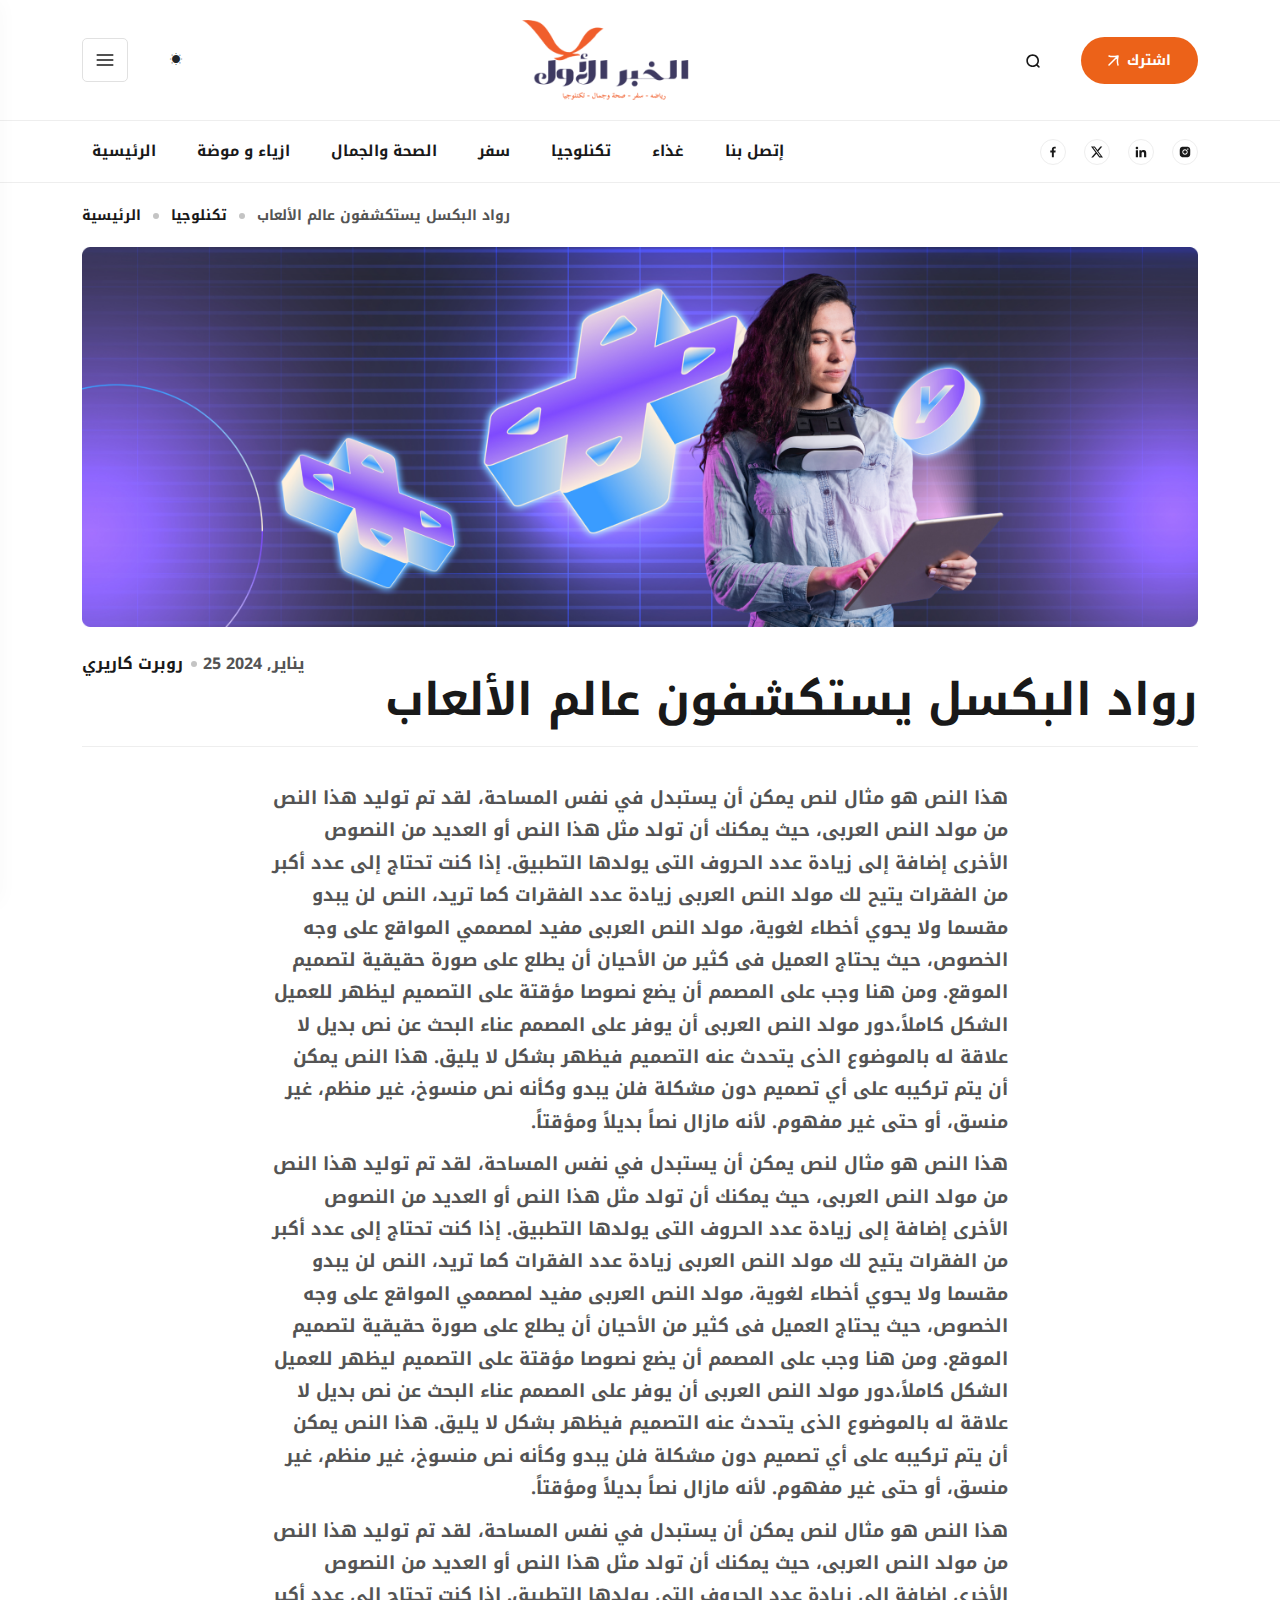
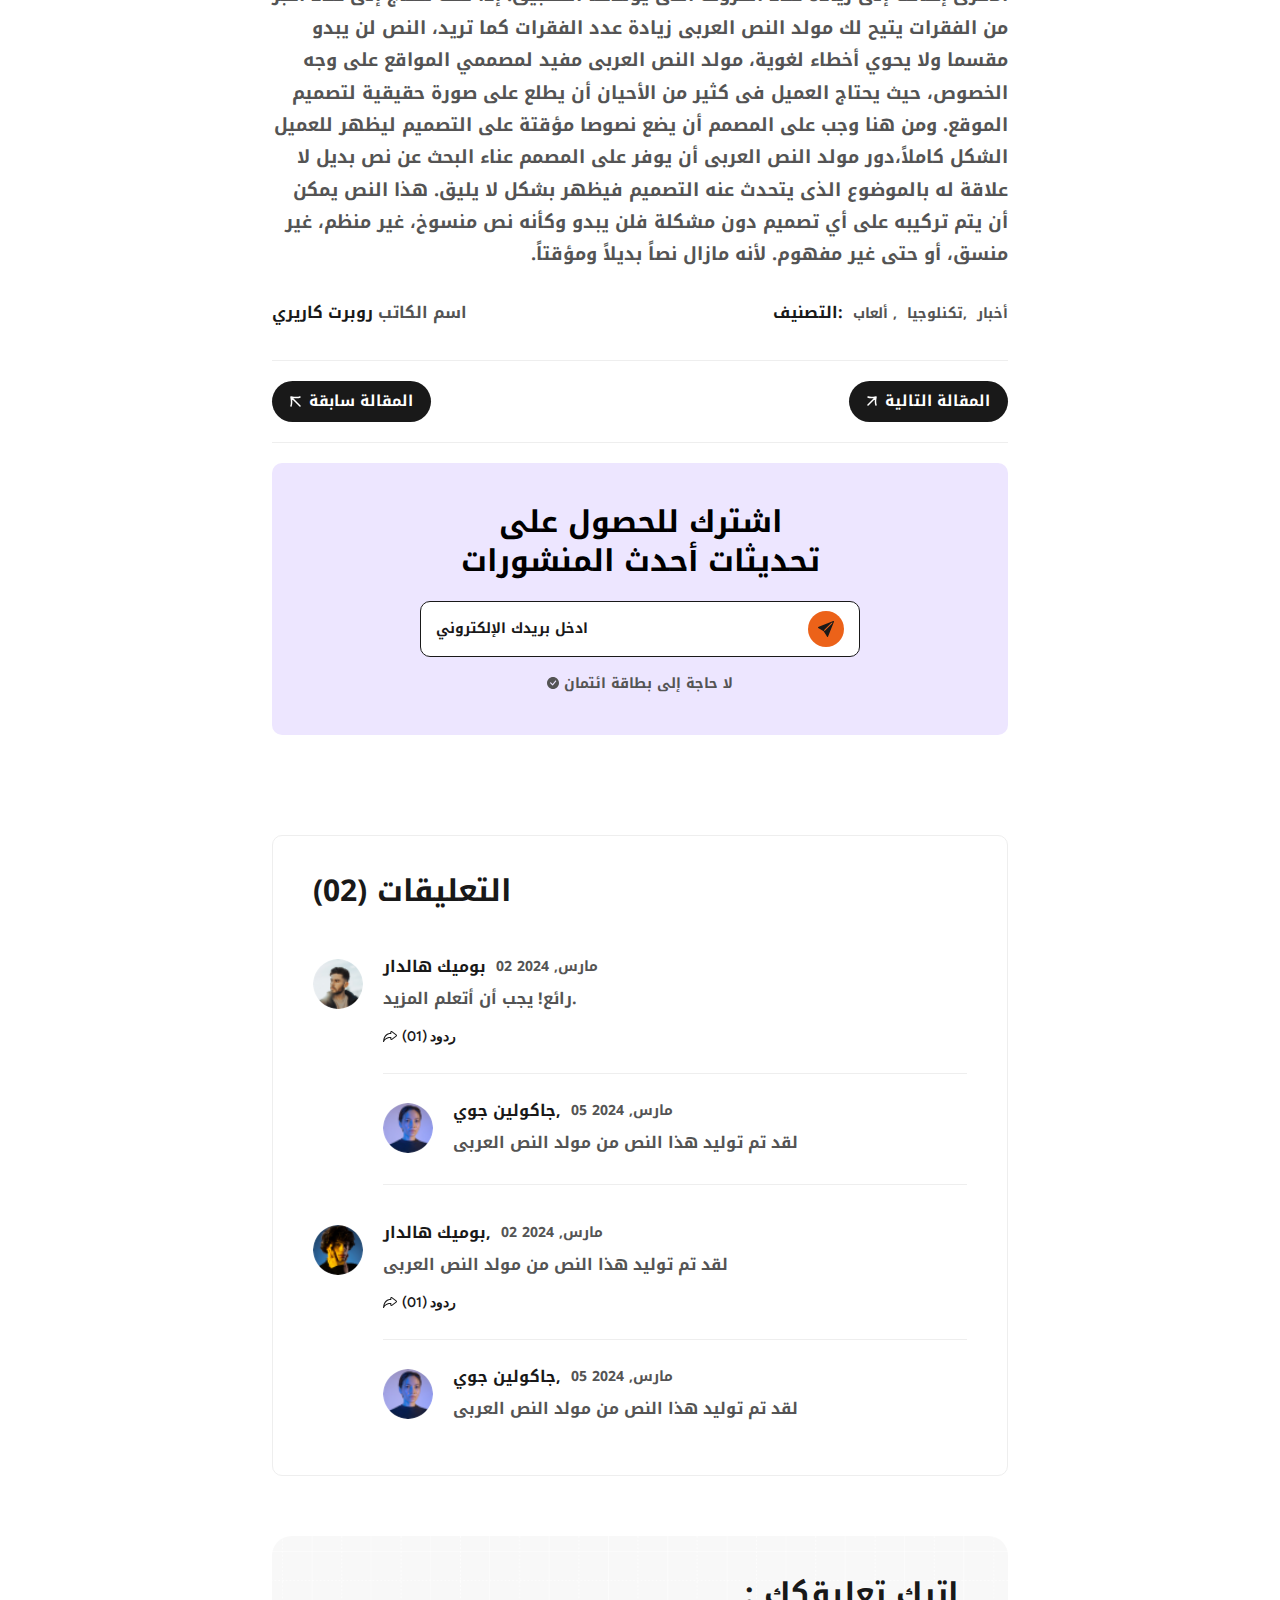
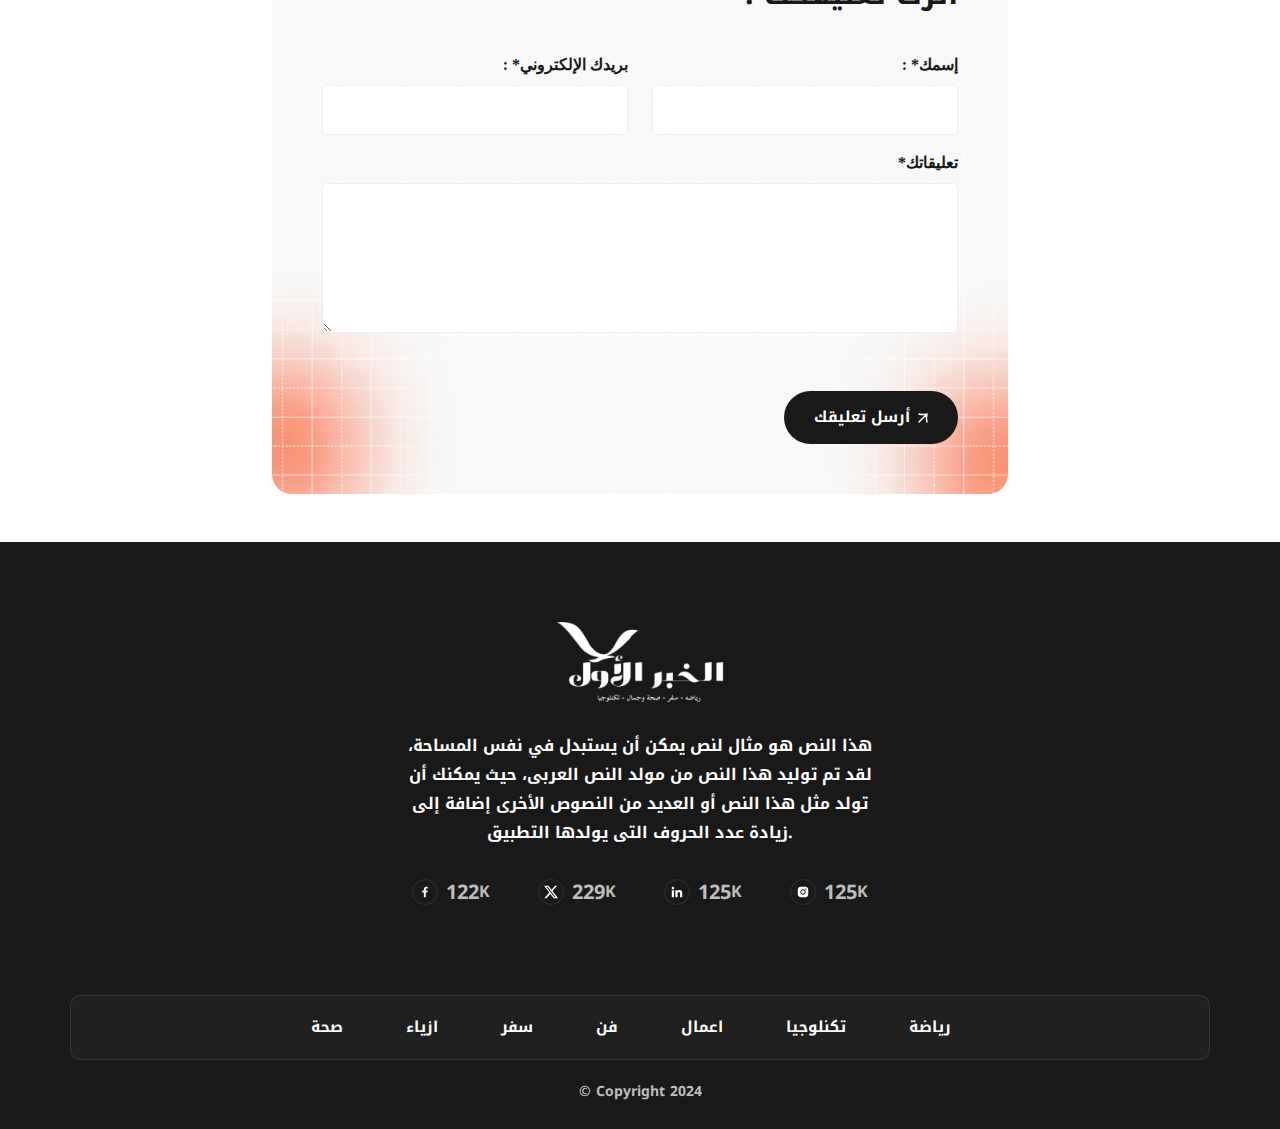
<file: blog-details.html>
<!DOCTYPE html>
<html lang="en">


<!-- Mirrored from demo-egenslab.b-cdn.net/html/zorik/preview/full-widht-with-no-sidebar.html by HTTrack Website Copier/3.x [XR&CO'2014], Thu, 28 Nov 2024 14:42:47 GMT -->
<head>
    <meta charset="UTF-8">
    <meta name="viewport" content="width=device-width, initial-scale=1.0">
    <!-- Swiper link -->
    <link rel="stylesheet" href="assets/css/swiper-bundle.min.css">
    <!-- Fancybox link -->
    <link rel="stylesheet" href="assets/css/jquery.fancybox.min.css">
    <!-- Animation css link -->
    <link rel="stylesheet" href="assets/css/animate.css">
    <link rel="stylesheet" href="assets/css/nice-select.css">
    <!-- Boostrap css link -->
    <link rel="stylesheet" href="assets/css/bootstrap-icons.min.css">
    <link rel="stylesheet" href="assets/css/bootstrap.min.css">
    <!-- Boxicon link -->
    <link rel="stylesheet" href="assets/css/boxicons.min.css">
    <!-- My css link -->
    <link rel="stylesheet" href="assets/css/style.css">
    <title> الخبر الأول </title>
    <link rel="icon" href="assets/image/sm-logo.svg" type="image/gif" sizes="20x20">
    <link rel="preconnect" href="https://fonts.googleapis.com">
    <link rel="preconnect" href="https://fonts.gstatic.com" crossorigin>
    <link href="https://fonts.googleapis.com/css2?family=Noto+Kufi+Arabic:wght@100..900&display=swap" rel="stylesheet">
    <style>
        h1,h2,h3,h4,h5,h6,p,a,button,li,span,ul,blockquote,strong,input{
            font-family: "Noto Kufi Arabic", sans-serif !important;
            font-optical-sizing: auto !important;
            font-weight: bold !important;
            font-style: normal !important;
        }
    </style>
</head>

<body id="body">
    <!-- scroll top start -->
    <div class="circle-container">
        <svg class="circle-progress svg-content" width="100%" height="100%" viewBox="-1 -1 102 102">
            <path d="M50,1 a49,49 0 0,1 0,98 a49,49 0 0,1 0,-98"
                style="transition: stroke-dashoffset 10ms linear 0s; stroke-dasharray: 307.919; stroke-dashoffset: 256.939;">
            </path>
        </svg>
    </div>
    <!-- scroll top end --> 

    <div class="sidebar-menu">
        <div class="mobile-logo-area d-flex justify-content-between align-items-center">
            <div class="header-logo">
                <a href="index.html"><img alt="image" class="img-fluid dark" style="height: 80px;" src="assets/image/logo.png"></a>
                <a href="index.html"><img alt="image" class="img-fluid light" style="height: 80px;" src="assets/image/logo-light.png"></a>
            </div>
            <div class="menu-button menu-close-btn">
                <i class="bi bi-x"></i>
            </div>
        </div>
        <ul class="menu-list"> 
            <li><a href="category.html"> الحياة والمجتمع </a></li>
            <li><a href="category.html"> تغذية </a></li>
            <li><a href="category.html"> السفر </a></li>
            <li><a href="category.html"> مال وأعمال </a></li> 
            <li><a href="contact-us.html"> اتصل بنا </a></li>
        </ul>
        <div class="menu-bottom-content">
            <div class="subscribe-area">
                <h4>اشترك لتحصل علي اخر الآخبار.</h4>
                <p>من خلال الاشتراك، سوف تحصل على أحدث منشورات المدونة المميزة عبر البريد الإلكتروني.
                </p>
                <a href="#" class="primary-btn hover-btn">إشترك
                    <svg class="arrow" width="10" height="10" viewBox="0 0 10 10" xmlns="http://www.w3.org/2000/svg">
                        <path d="M1 9L9 1M9 1C7.22222 1.33333 3.33333 2 1 1M9 1C8.66667 2.66667 8 6.33333 9 9"
                            stroke="#191919" stroke-width="1.5" stroke-linecap="round"></path>
                    </svg>
                </a>
            </div>
            <div class="social-wrap">
                <h6>تابع وسائل التواصل الاجتماعي </h6>
                <ul class="social-area">
                    <li>
                        <a href="https://www.facebook.com/">
                            <svg width="14" height="14" viewBox="0 0 14 14" xmlns="http://www.w3.org/2000/svg">
                                <path
                                    d="M7.81526 12.2483V7.46726H9.42818L9.66793 5.59534H7.81526V4.40301C7.81526 3.86284 7.96576 3.49301 8.74101 3.49301H9.72334V1.82409C9.24538 1.77287 8.76495 1.74814 8.28426 1.75001C6.85859 1.75001 5.87976 2.62034 5.87976 4.21809V5.59184H4.27734V7.46376H5.88326V12.2483H7.81526Z">
                                </path>
                            </svg>
                        </a>
                    </li>
                    <li>
                        <a href="https://x.com/">
                            <svg width="12" height="12" viewBox="0 0 14 14" xmlns="http://www.w3.org/2000/svg">
                                <g>
                                    <path
                                        d="M11.025 0.65625H13.1722L8.48225 6.0305L14 13.3438H9.68012L6.2965 8.9075L2.42462 13.3438H0.2765L5.29287 7.595L0 0.65625H4.43013L7.48825 4.71012L11.025 0.65625ZM10.2725 12.0557H11.4625L3.78262 1.87687H2.50688L10.2725 12.0557Z">
                                    </path>
                                </g>
                            </svg>
                        </a>
                    </li>
                    <li>
                        <a href="https://www.linkedin.com/">
                            <svg width="14" height="14" viewBox="0 0 14 14" xmlns="http://www.w3.org/2000/svg">
                                <path
                                    d="M2.90719 4.1972C3.61209 4.1972 4.18353 3.62576 4.18353 2.92086C4.18353 2.21597 3.61209 1.64453 2.90719 1.64453C2.20229 1.64453 1.63086 2.21597 1.63086 2.92086C1.63086 3.62576 2.20229 4.1972 2.90719 4.1972Z">
                                </path>
                                <path
                                    d="M5.38752 5.16523V12.2463H7.5861V8.74457C7.5861 7.82057 7.75994 6.92573 8.9056 6.92573C10.0355 6.92573 10.0495 7.98215 10.0495 8.8029V12.2469H12.2493V8.36365C12.2493 6.45615 11.8386 4.99023 9.60911 4.99023C8.53869 4.99023 7.82119 5.57765 7.52777 6.13357H7.49802V5.16523H5.38752ZM1.80469 5.16523H4.00677V12.2463H1.80469V5.16523Z">
                                </path>
                            </svg>
                        </a>
                    </li>
                    <li>
                        <a href="https://www.instagram.com/">
                            <svg width="14" height="14" viewBox="0 0 14 14" xmlns="http://www.w3.org/2000/svg">
                                <path
                                    d="M12.2191 4.84492C12.2132 4.40312 12.1305 3.96571 11.9747 3.55226C11.8396 3.20351 11.6332 2.88679 11.3687 2.62233C11.1043 2.35786 10.7875 2.15147 10.4388 2.01634C10.0307 1.86313 9.59948 1.78029 9.16362 1.77134C8.60246 1.74626 8.42454 1.73926 7.00004 1.73926C5.57554 1.73926 5.39296 1.73926 4.83587 1.77134C4.40022 1.78036 3.96924 1.8632 3.56129 2.01634C3.21249 2.15138 2.89572 2.35773 2.63124 2.62221C2.36677 2.88669 2.16041 3.20346 2.02537 3.55226C1.87186 3.96008 1.7892 4.39116 1.78096 4.82684C1.75587 5.38859 1.74829 5.56651 1.74829 6.99101C1.74829 8.41551 1.74829 8.59751 1.78096 9.15517C1.78971 9.59151 1.87196 10.022 2.02537 10.4309C2.16064 10.7796 2.36715 11.0963 2.63171 11.3606C2.89628 11.625 3.21308 11.8313 3.56187 11.9663C3.96871 12.1256 4.39976 12.2144 4.83646 12.2288C5.39821 12.2538 5.57612 12.2614 7.00062 12.2614C8.42512 12.2614 8.60771 12.2614 9.16479 12.2288C9.60063 12.2202 10.0318 12.1375 10.44 11.9843C10.7886 11.8491 11.1053 11.6426 11.3697 11.3782C11.6341 11.1137 11.8406 10.7971 11.9759 10.4484C12.1293 10.0401 12.2115 9.60959 12.2203 9.17267C12.2454 8.61151 12.253 8.43359 12.253 7.00851C12.2518 5.58401 12.2518 5.40317 12.2191 4.84492ZM6.99654 9.68484C5.50671 9.68484 4.29979 8.47792 4.29979 6.98809C4.29979 5.49826 5.50671 4.29134 6.99654 4.29134C7.71176 4.29134 8.39769 4.57546 8.90343 5.0812C9.40917 5.58694 9.69329 6.27287 9.69329 6.98809C9.69329 7.70331 9.40917 8.38924 8.90343 8.89498C8.39769 9.40072 7.71176 9.68484 6.99654 9.68484ZM9.80062 4.82042C9.71802 4.8205 9.63622 4.80429 9.55989 4.77271C9.48356 4.74114 9.41421 4.69482 9.3558 4.63641C9.29739 4.57801 9.25108 4.50865 9.2195 4.43233C9.18793 4.356 9.17171 4.27419 9.17179 4.19159C9.17179 4.10905 9.18805 4.02732 9.21964 3.95106C9.25122 3.8748 9.29752 3.80551 9.35589 3.74714C9.41425 3.68878 9.48354 3.64248 9.5598 3.61089C9.63606 3.57931 9.71779 3.56305 9.80033 3.56305C9.88287 3.56305 9.96461 3.57931 10.0409 3.61089C10.1171 3.64248 10.1864 3.68878 10.2448 3.74714C10.3031 3.80551 10.3494 3.8748 10.381 3.95106C10.4126 4.02732 10.4289 4.10905 10.4289 4.19159C10.4289 4.53926 10.1477 4.82042 9.80062 4.82042Z">
                                </path>
                                <path
                                    d="M6.99589 8.73983C7.96336 8.73983 8.74764 7.95554 8.74764 6.98808C8.74764 6.02061 7.96336 5.23633 6.99589 5.23633C6.02843 5.23633 5.24414 6.02061 5.24414 6.98808C5.24414 7.95554 6.02843 8.73983 6.99589 8.73983Z">
                                </path>
                            </svg>
                        </a>
                    </li>
                </ul>
            </div>
        </div>
    </div>

    <div class="header-area2">
        <div class="container d-flex align-items-center justify-content-between">
            <div class="header-menu-icon">
                <div class="menu-icon">
                    <svg width="20" height="20" viewBox="0 0 20 20" xmlns="http://www.w3.org/2000/svg">
                        <path fill-rule="evenodd" clip-rule="evenodd"
                            d="M1.66675 9.16666H18.3334V10.8333H1.66675V9.16666ZM1.66675 4.16666H18.3334V5.83332H1.66675V4.16666ZM1.66675 14.1667H18.3334V15.8333H1.66675V14.1667Z" />
                    </svg>
                </div>
                <div class="tt-style-switch">
                    <i class="bi bi-brightness-low-fill"></i>
                </div>
            </div>
            <div class="header-logo">
                <a href="index.html"><img alt="image" class="img-fluid dark"  style="height: 80px;" src="assets/image/logo.png"></a>
                <a href="index.html"><img alt="image" class="img-fluid light" style="height: 80px;" src="assets/image/logo-light.png"></a>
            </div>
            <div class="header-right d-md-flex d-none">
                <div class="search-bar">
                    <div class="search-btn">
                        <svg width="16" height="16" viewBox="0 0 16 16" xmlns="http://www.w3.org/2000/svg">
                            <path fill-rule="evenodd" clip-rule="evenodd"
                                d="M7.67458 2.95934C5.06925 2.95934 2.95925 5.06868 2.95925 7.66868C2.95925 10.2687 5.06925 12.3773 7.67458 12.3773C8.97459 12.3773 10.1499 11.8533 11.0033 11.004C11.4434 10.5674 11.7926 10.0477 12.0307 9.47524C12.2687 8.90273 12.3908 8.28869 12.3899 7.66868C12.3899 5.06868 10.2799 2.95934 7.67458 2.95934ZM1.33325 7.66868C1.33325 4.16868 4.17325 1.33334 7.67458 1.33334C11.1759 1.33334 14.0159 4.16868 14.0159 7.66868C14.0178 9.07185 13.5516 10.4356 12.6913 11.544L14.4279 13.2787C14.5084 13.353 14.573 13.4427 14.618 13.5426C14.6629 13.6424 14.6872 13.7503 14.6894 13.8598C14.6916 13.9693 14.6717 14.0781 14.6309 14.1797C14.59 14.2813 14.5291 14.3736 14.4517 14.4511C14.3743 14.5286 14.2821 14.5896 14.1805 14.6306C14.079 14.6716 13.9702 14.6916 13.8607 14.6895C13.7512 14.6874 13.6433 14.6632 13.5434 14.6184C13.4435 14.5736 13.3536 14.5091 13.2793 14.4287L11.5393 12.6913C10.4316 13.544 9.07244 14.0054 7.67458 14.0033C4.17325 14.0033 1.33325 11.168 1.33325 7.66868Z" />
                        </svg>
                    </div>
                    <div class="search-input">
                        <div class="serch-close"></div>
                        <form>
                            <div class="search-group">
                                <div class="form-inner2">
                                    <input type="text" placeholder="بحث ..">
                                    <button type="submit">
                                        <svg width="16" height="16" viewBox="0 0 16 16"
                                            xmlns="http://www.w3.org/2000/svg">
                                            <path fill-rule="evenodd" clip-rule="evenodd"
                                                d="M7.67458 2.95934C5.06925 2.95934 2.95925 5.06868 2.95925 7.66868C2.95925 10.2687 5.06925 12.3773 7.67458 12.3773C8.97459 12.3773 10.1499 11.8533 11.0033 11.004C11.4434 10.5674 11.7926 10.0477 12.0307 9.47524C12.2687 8.90273 12.3908 8.28869 12.3899 7.66868C12.3899 5.06868 10.2799 2.95934 7.67458 2.95934ZM1.33325 7.66868C1.33325 4.16868 4.17325 1.33334 7.67458 1.33334C11.1759 1.33334 14.0159 4.16868 14.0159 7.66868C14.0178 9.07185 13.5516 10.4356 12.6913 11.544L14.4279 13.2787C14.5084 13.353 14.573 13.4427 14.618 13.5426C14.6629 13.6424 14.6872 13.7503 14.6894 13.8598C14.6916 13.9693 14.6717 14.0781 14.6309 14.1797C14.59 14.2813 14.5291 14.3736 14.4517 14.4511C14.3743 14.5286 14.2821 14.5896 14.1805 14.6306C14.079 14.6716 13.9702 14.6916 13.8607 14.6895C13.7512 14.6874 13.6433 14.6632 13.5434 14.6184C13.4435 14.5736 13.3536 14.5091 13.2793 14.4287L11.5393 12.6913C10.4316 13.544 9.07244 14.0054 7.67458 14.0033C4.17325 14.0033 1.33325 11.168 1.33325 7.66868Z" />
                                        </svg>
                                    </button>
                                </div>
                            </div>
                            <div class="quick-search">
                                <ul>
                                    <li> بحث سريع :</li>
                                    <li><a href="category.html">الجمال,</a></li>
                                    <li><a href="category.html"> الصحة </a></li>
                                    <li><a href="category.html"> ازياء </a></li>
                                    <li><a href="category.html"> تقنية </a></li>
                                </ul>
                            </div>
                        </form>
                    </div>
                </div>
                <div class="subscribe-btn ">
                    <a href="#" class="primary-btn hover-btn">
                        <svg class="arrow" width="11" height="11" viewBox="0 0 11 11"
                            xmlns="http://www.w3.org/2000/svg">
                            <path
                                d="M0.999756 10L9.99976 1M9.99976 1C7.99976 1.375 3.62476 2.125 0.999756 1M9.99976 1C9.62476 2.875 8.87476 7 9.99976 10"
                                stroke="#191919" stroke-width="1.5" stroke-linecap="round" />
                        </svg>
                        اشترك
                    </a>

                </div>
            </div>
        </div>
    </div>
    <header class="life-style d-lg-flex d-none">
        <div class="container-md">
            <div class="col-lg-12">
                <div class="header-wrapper">
                    <div class="main-menu">
                        <ul class="menu-list">
                            <li class="active">
                                <a href="index.html" > الرئيسية </a></i>
                            </li>
                            <li><a href="category.html"> ازياء و موضة </a></li>
                            <li><a href="category.html"> الصحة والجمال </a></li>
                            <li><a href="category.html"> سفر </a></li>
                            <li><a href="category.html"> تكنلوجيا </a></li>
                            <li><a href="category.html"> غذاء </a></li> 
                            <li><a href="contact-us.html"> إتصل بنا </a></li>
                        </ul>
                    </div>
                    <div class="nav-right d-flex jsutify-content-end align-items-center">
                        <ul class="social-area">
                            <li>
                                <a href="https://www.facebook.com/">
                                    <svg width="14" height="14" viewBox="0 0 14 14" xmlns="http://www.w3.org/2000/svg">
                                        <path
                                            d="M7.81526 12.2483V7.46726H9.42818L9.66793 5.59534H7.81526V4.40301C7.81526 3.86284 7.96576 3.49301 8.74101 3.49301H9.72334V1.82409C9.24538 1.77287 8.76495 1.74814 8.28426 1.75001C6.85859 1.75001 5.87976 2.62034 5.87976 4.21809V5.59184H4.27734V7.46376H5.88326V12.2483H7.81526Z">
                                        </path>
                                    </svg>
                                </a>
                            </li>
                            <li>
                                <a href="https://x.com/">
                                    <svg width="12" height="12" viewBox="0 0 14 14" xmlns="http://www.w3.org/2000/svg">
                                        <g>
                                            <path
                                                d="M11.025 0.65625H13.1722L8.48225 6.0305L14 13.3438H9.68012L6.2965 8.9075L2.42462 13.3438H0.2765L5.29287 7.595L0 0.65625H4.43013L7.48825 4.71012L11.025 0.65625ZM10.2725 12.0557H11.4625L3.78262 1.87687H2.50688L10.2725 12.0557Z">
                                            </path>
                                        </g>
                                    </svg>
                                </a>
                            </li>
                            <li>
                                <a href="https://www.linkedin.com/">
                                    <svg width="14" height="14" viewBox="0 0 14 14" xmlns="http://www.w3.org/2000/svg">
                                        <path
                                            d="M2.90719 4.1972C3.61209 4.1972 4.18353 3.62576 4.18353 2.92086C4.18353 2.21597 3.61209 1.64453 2.90719 1.64453C2.20229 1.64453 1.63086 2.21597 1.63086 2.92086C1.63086 3.62576 2.20229 4.1972 2.90719 4.1972Z">
                                        </path>
                                        <path
                                            d="M5.38752 5.16523V12.2463H7.5861V8.74457C7.5861 7.82057 7.75994 6.92573 8.9056 6.92573C10.0355 6.92573 10.0495 7.98215 10.0495 8.8029V12.2469H12.2493V8.36365C12.2493 6.45615 11.8386 4.99023 9.60911 4.99023C8.53869 4.99023 7.82119 5.57765 7.52777 6.13357H7.49802V5.16523H5.38752ZM1.80469 5.16523H4.00677V12.2463H1.80469V5.16523Z">
                                        </path>
                                    </svg>
                                </a>
                            </li>
                            <li>
                                <a href="https://www.instagram.com/">
                                    <svg width="14" height="14" viewBox="0 0 14 14" xmlns="http://www.w3.org/2000/svg">
                                        <path
                                            d="M12.2191 4.84492C12.2132 4.40312 12.1305 3.96571 11.9747 3.55226C11.8396 3.20351 11.6332 2.88679 11.3687 2.62233C11.1043 2.35786 10.7875 2.15147 10.4388 2.01634C10.0307 1.86313 9.59948 1.78029 9.16362 1.77134C8.60246 1.74626 8.42454 1.73926 7.00004 1.73926C5.57554 1.73926 5.39296 1.73926 4.83587 1.77134C4.40022 1.78036 3.96924 1.8632 3.56129 2.01634C3.21249 2.15138 2.89572 2.35773 2.63124 2.62221C2.36677 2.88669 2.16041 3.20346 2.02537 3.55226C1.87186 3.96008 1.7892 4.39116 1.78096 4.82684C1.75587 5.38859 1.74829 5.56651 1.74829 6.99101C1.74829 8.41551 1.74829 8.59751 1.78096 9.15517C1.78971 9.59151 1.87196 10.022 2.02537 10.4309C2.16064 10.7796 2.36715 11.0963 2.63171 11.3606C2.89628 11.625 3.21308 11.8313 3.56187 11.9663C3.96871 12.1256 4.39976 12.2144 4.83646 12.2288C5.39821 12.2538 5.57612 12.2614 7.00062 12.2614C8.42512 12.2614 8.60771 12.2614 9.16479 12.2288C9.60063 12.2202 10.0318 12.1375 10.44 11.9843C10.7886 11.8491 11.1053 11.6426 11.3697 11.3782C11.6341 11.1137 11.8406 10.7971 11.9759 10.4484C12.1293 10.0401 12.2115 9.60959 12.2203 9.17267C12.2454 8.61151 12.253 8.43359 12.253 7.00851C12.2518 5.58401 12.2518 5.40317 12.2191 4.84492ZM6.99654 9.68484C5.50671 9.68484 4.29979 8.47792 4.29979 6.98809C4.29979 5.49826 5.50671 4.29134 6.99654 4.29134C7.71176 4.29134 8.39769 4.57546 8.90343 5.0812C9.40917 5.58694 9.69329 6.27287 9.69329 6.98809C9.69329 7.70331 9.40917 8.38924 8.90343 8.89498C8.39769 9.40072 7.71176 9.68484 6.99654 9.68484ZM9.80062 4.82042C9.71802 4.8205 9.63622 4.80429 9.55989 4.77271C9.48356 4.74114 9.41421 4.69482 9.3558 4.63641C9.29739 4.57801 9.25108 4.50865 9.2195 4.43233C9.18793 4.356 9.17171 4.27419 9.17179 4.19159C9.17179 4.10905 9.18805 4.02732 9.21964 3.95106C9.25122 3.8748 9.29752 3.80551 9.35589 3.74714C9.41425 3.68878 9.48354 3.64248 9.5598 3.61089C9.63606 3.57931 9.71779 3.56305 9.80033 3.56305C9.88287 3.56305 9.96461 3.57931 10.0409 3.61089C10.1171 3.64248 10.1864 3.68878 10.2448 3.74714C10.3031 3.80551 10.3494 3.8748 10.381 3.95106C10.4126 4.02732 10.4289 4.10905 10.4289 4.19159C10.4289 4.53926 10.1477 4.82042 9.80062 4.82042Z">
                                        </path>
                                        <path
                                            d="M6.99589 8.73983C7.96336 8.73983 8.74764 7.95554 8.74764 6.98808C8.74764 6.02061 7.96336 5.23633 6.99589 5.23633C6.02843 5.23633 5.24414 6.02061 5.24414 6.98808C5.24414 7.95554 6.02843 8.73983 6.99589 8.73983Z">
                                        </path>
                                    </svg>
                                </a>
                            </li>
                        </ul>
                    </div>
                </div>
            </div>
        </div>
    </header>

    <!-- blog section strats here -->
    <div class="blog-post-10 pt-20">
        <div class="container">
            <div class="row">
                <div class="col-lg-12">
                    <div class="banner-area-section">
                        <div class="inner-page-breadcrumb-wrapper">
                            <ul>
                                <li><a href="index.html"> الرئيسية </a></li>
                                <li><a href="gaming.html"> تكنلوجيا </a></li>
                                <li>رواد البكسل يستكشفون عالم الألعاب</li>
                            </ul>
                        </div>
                        <span class="line-break2"></span>
                        <div class="banner-image">
                            <img src="assets/image/gaming-universe/banner-image.png" alt="">
                        </div>
                        <span class="line-break"></span>
                        <span class="line-break3"></span>
                        <div class="banner-content">
                            <ul class="blog-meta">
                                <li>
                                    <a href="editor-profile.html"> روبرت كاريري </a>
                                </li>
                                <li>
                                    <a class="publish-date" href="blog-details.html">25 يناير, 2024</a>
                                </li>
                            </ul>
                            <h1>رواد البكسل يستكشفون عالم الألعاب</h1>
                            <span class="line-break"></span>
                        </div>
                        <span class="line-break2"></span>
                        <span class="line-break3"></span>
                    </div>
                </div>
            </div>
            <div class="row justify-content-lg-center g-lg-4 gy-5">
                <div class="col-lg-8">
                    <div class="row">
                        <div class="col-lg-12">
                            <div class="blog-content-area " dir="rtl">   
                                <p style="text-align: right !important;margin-bottom: 10px;"> هذا النص هو مثال لنص يمكن أن يستبدل في نفس المساحة، لقد تم توليد هذا النص من مولد النص العربى، حيث يمكنك أن تولد مثل هذا النص أو العديد من النصوص الأخرى إضافة إلى زيادة عدد الحروف التى يولدها التطبيق.
                                    إذا كنت تحتاج إلى عدد أكبر من الفقرات يتيح لك مولد النص العربى زيادة عدد الفقرات كما تريد، النص لن يبدو مقسما ولا يحوي أخطاء لغوية، مولد النص العربى مفيد لمصممي المواقع على وجه الخصوص، حيث يحتاج العميل فى كثير من الأحيان أن يطلع على صورة حقيقية لتصميم الموقع.
                                    ومن هنا وجب على المصمم أن يضع نصوصا مؤقتة على التصميم ليظهر للعميل الشكل كاملاً،دور مولد النص العربى أن يوفر على المصمم عناء البحث عن نص بديل لا علاقة له بالموضوع الذى يتحدث عنه التصميم فيظهر بشكل لا يليق.
                                    هذا النص يمكن أن يتم تركيبه على أي تصميم دون مشكلة فلن يبدو وكأنه نص منسوخ، غير منظم، غير منسق، أو حتى غير مفهوم. لأنه مازال نصاً بديلاً ومؤقتاً.
                                </p>
                                <p style="text-align: right !important;margin-bottom: 10px;"> هذا النص هو مثال لنص يمكن أن يستبدل في نفس المساحة، لقد تم توليد هذا النص من مولد النص العربى، حيث يمكنك أن تولد مثل هذا النص أو العديد من النصوص الأخرى إضافة إلى زيادة عدد الحروف التى يولدها التطبيق.
                                    إذا كنت تحتاج إلى عدد أكبر من الفقرات يتيح لك مولد النص العربى زيادة عدد الفقرات كما تريد، النص لن يبدو مقسما ولا يحوي أخطاء لغوية، مولد النص العربى مفيد لمصممي المواقع على وجه الخصوص، حيث يحتاج العميل فى كثير من الأحيان أن يطلع على صورة حقيقية لتصميم الموقع.
                                    ومن هنا وجب على المصمم أن يضع نصوصا مؤقتة على التصميم ليظهر للعميل الشكل كاملاً،دور مولد النص العربى أن يوفر على المصمم عناء البحث عن نص بديل لا علاقة له بالموضوع الذى يتحدث عنه التصميم فيظهر بشكل لا يليق.
                                    هذا النص يمكن أن يتم تركيبه على أي تصميم دون مشكلة فلن يبدو وكأنه نص منسوخ، غير منظم، غير منسق، أو حتى غير مفهوم. لأنه مازال نصاً بديلاً ومؤقتاً.
                                </p>
                                <p style="text-align: right !important;margin-bottom: 10px;"> هذا النص هو مثال لنص يمكن أن يستبدل في نفس المساحة، لقد تم توليد هذا النص من مولد النص العربى، حيث يمكنك أن تولد مثل هذا النص أو العديد من النصوص الأخرى إضافة إلى زيادة عدد الحروف التى يولدها التطبيق.
                                    إذا كنت تحتاج إلى عدد أكبر من الفقرات يتيح لك مولد النص العربى زيادة عدد الفقرات كما تريد، النص لن يبدو مقسما ولا يحوي أخطاء لغوية، مولد النص العربى مفيد لمصممي المواقع على وجه الخصوص، حيث يحتاج العميل فى كثير من الأحيان أن يطلع على صورة حقيقية لتصميم الموقع.
                                    ومن هنا وجب على المصمم أن يضع نصوصا مؤقتة على التصميم ليظهر للعميل الشكل كاملاً،دور مولد النص العربى أن يوفر على المصمم عناء البحث عن نص بديل لا علاقة له بالموضوع الذى يتحدث عنه التصميم فيظهر بشكل لا يليق.
                                    هذا النص يمكن أن يتم تركيبه على أي تصميم دون مشكلة فلن يبدو وكأنه نص منسوخ، غير منظم، غير منسق، أو حتى غير مفهوم. لأنه مازال نصاً بديلاً ومؤقتاً.
                                </p>
                          
                             </div>
                        </div> 
                    </div>  
             
                    <span class="line-break2"></span> 
                    <div class="blog-tag">
                        <div class="author-name">
                            <h6> اسم الكاتب <span><a href="editor-profile.html">روبرت كاريري</a></span></h6>
                        </div>
                        <div class="tag-items">
                            <h6>التصنيف:</h6>
                            <ul>
                                <li><a href="blog-details.html"> ألعاب ,</a></li>
                                <li><a href="blog-details.html"> تكنلوجيا,</a></li>
                                <li><a href="blog-details.html"> أخبار</a></li>
                            </ul>
                        </div>
                    </div>
                    <span class="line-break2"></span>
                    <span class="line-break3"></span>
                    <div class="post-btn">
                        <div class="privious-post-btn">
                            <a href="#">
                                <svg class="arrow" width="11" height="11" viewBox="0 0 11 11"
                                    xmlns="http://www.w3.org/2000/svg">
                                    <path d="M10 10L1 1M1 1C3 1.375 7.375 2.125 10 1M1 1C1.375 2.875 2.125 7 1 10"
                                        stroke="white" stroke-width="1.5" stroke-linecap="round" />
                                </svg>
                                المقالة سابقة</a>
                        </div>
                        <div class="next-post-btn">
                            <a href="#">
                                <svg class="arrow" width="10" height="10" viewBox="0 0 10 10"
                                    xmlns="http://www.w3.org/2000/svg">
                                    <path
                                        d="M1 9L9 1M9 1C7.22222 1.33333 3.33333 2 1 1M9 1C8.66667 2.66667 8 6.33333 9 9"
                                        stroke="#191919" stroke-width="1.5" stroke-linecap="round"></path>
                                </svg>
                                المقالة التالية</a>
                        </div>
                    </div>
                    <span class="line-break2"></span> 
                 
                    <div class="subscribe-section">
                        <h3>اشترك للحصول على تحديثات أحدث المنشورات </h3>
                        <div class="input-area">
                            <input type="email" placeholder="ادخل بريدك الإلكتروني" class="">
                            <button type="submit">
                                <svg width="16" height="16" viewBox="0 0 16 16" xmlns="http://www.w3.org/2000/svg">
                                    <path
                                        d="M15.9647 0.685806C16.0011 0.594942 16.01 0.495402 15.9904 0.399526C15.9707 0.303649 15.9233 0.215653 15.8541 0.146447C15.7849 0.0772403 15.6969 0.0298668 15.601 0.0101994C15.5052 -0.0094681 15.4056 -0.000564594 15.3147 0.0358061L0.76775 5.85481H0.76675L0.31475 6.03481C0.22914 6.06895 0.154635 6.1261 0.0994654 6.19994C0.0442956 6.27377 0.0106078 6.36142 0.00212322 6.4532C-0.00636132 6.54497 0.0106876 6.63731 0.0513867 6.72001C0.0920859 6.8027 0.154851 6.87254 0.23275 6.92181L0.64275 7.18181L0.64375 7.18381L5.63875 10.3618L8.81675 15.3568L8.81875 15.3588L9.07875 15.7688C9.12817 15.8464 9.19805 15.9089 9.28068 15.9493C9.36332 15.9897 9.45551 16.0066 9.54711 15.998C9.63871 15.9894 9.72617 15.9558 9.79985 15.9007C9.87354 15.8456 9.9306 15.7712 9.96475 15.6858L15.9647 0.685806ZM14.1317 2.57581L6.63775 10.0698L6.42275 9.73181C6.38336 9.66978 6.33078 9.6172 6.26875 9.57781L5.93075 9.36281L13.4247 1.86881L14.6027 1.39781L14.1327 2.57581H14.1317Z">
                                    </path>
                                </svg>
                            </button>
                        </div>
                        <p>
                            <svg width="12" height="12" viewBox="0 0 12 12" fill="none"
                                xmlns="http://www.w3.org/2000/svg">
                                <g clip-path="url(#clip0_786_352)">
                                    <path
                                        d="M12 6C12 7.5913 11.3679 9.11742 10.2426 10.2426C9.11742 11.3679 7.5913 12 6 12C4.4087 12 2.88258 11.3679 1.75736 10.2426C0.632141 9.11742 0 7.5913 0 6C0 4.4087 0.632141 2.88258 1.75736 1.75736C2.88258 0.632141 4.4087 0 6 0C7.5913 0 9.11742 0.632141 10.2426 1.75736C11.3679 2.88258 12 4.4087 12 6ZM9.0225 3.7275C8.96893 3.67411 8.90514 3.63208 8.83495 3.60391C8.76476 3.57574 8.68961 3.56202 8.61399 3.56356C8.53838 3.5651 8.46385 3.58187 8.39486 3.61288C8.32588 3.64388 8.26385 3.68848 8.2125 3.744L5.60775 7.06275L4.038 5.49225C3.93137 5.39289 3.79033 5.3388 3.64461 5.34137C3.49888 5.34394 3.35984 5.40297 3.25678 5.50603C3.15372 5.60909 3.09469 5.74813 3.09212 5.89386C3.08955 6.03958 3.14364 6.18062 3.243 6.28725L5.2275 8.2725C5.28096 8.32586 5.34462 8.36791 5.41469 8.39614C5.48475 8.42437 5.55979 8.43819 5.63531 8.43679C5.71083 8.43539 5.7853 8.4188 5.85427 8.38799C5.92324 8.35719 5.9853 8.31281 6.03675 8.2575L9.03075 4.515C9.13282 4.40887 9.18921 4.26696 9.18781 4.11972C9.1864 3.97248 9.12732 3.83166 9.02325 3.7275H9.0225Z"
                                        fill="#545454" />
                                </g>
                                <defs>
                                    <clipPath id="clip0_786_352">
                                        <rect width="12" height="12" fill="white" />
                                    </clipPath>
                                </defs>
                            </svg>
                            لا حاجة إلى بطاقة ائتمان 
                        </p>
                    </div> 
                    <div class="row pt-100">
                        <div class="col-lg-12">
                            <div class="comment-area mb-60">
                                <div class="comment-title">
                                    <h4> التعليقات (02)</h4>
                                </div>
                                <ul class="comment">
                                    <li>
                                        <div class="single-comment-area">
                                            <div class="author-img">
                                                <img src="assets/image/standard/comment-img1.png" alt="">
                                            </div>
                                            <div class="comment-content">
                                                <div class="author-name-deg">
                                                    <h6> بوميك هالدار </h6>
                                                    <span>02 مارس, 2024</span>
                                                </div>
                                                <p>رائع! يجب أن أتعلم المزيد.</p>
                                                <div class="replay-btn">
                                                    <svg xmlns="http://www.w3.org/2000/svg" width="14" height="11"
                                                        viewBox="0 0 14 11">
                                                        <path
                                                            d="M8.55126 1.11188C8.52766 1.10118 8.50182 1.09676 8.47612 1.09903C8.45042 1.1013 8.42569 1.11018 8.40419 1.12486C8.3827 1.13954 8.36513 1.15954 8.35311 1.18304C8.34109 1.20653 8.335 1.23276 8.33539 1.25932V2.52797C8.33539 2.67388 8.2791 2.81381 8.17889 2.91698C8.07868 3.02016 7.94277 3.07812 7.80106 3.07812C7.08826 3.07812 5.64984 3.08362 4.27447 3.98257C3.2229 4.66916 2.14783 5.9191 1.50129 8.24735C2.59132 7.16575 3.83632 6.57929 4.92635 6.2679C5.59636 6.07737 6.28492 5.96444 6.97926 5.93121C7.26347 5.91835 7.54815 5.92129 7.83205 5.94001H7.84594L7.85129 5.94111L7.80106 6.48906L7.85449 5.94111C7.98638 5.95476 8.10864 6.01839 8.19751 6.11966C8.28638 6.22092 8.33553 6.35258 8.33539 6.48906V7.75771C8.33539 7.87654 8.45294 7.95136 8.55126 7.90515L12.8088 4.67796C12.8233 4.66692 12.8383 4.65664 12.8537 4.64715C12.8769 4.63278 12.8962 4.61245 12.9095 4.58816C12.9229 4.56386 12.9299 4.53643 12.9299 4.50851C12.9299 4.4806 12.9229 4.45316 12.9095 4.42887C12.8962 4.40458 12.8769 4.38425 12.8537 4.36988C12.8382 4.36039 12.8233 4.35011 12.8088 4.33907L8.55126 1.11188ZM7.26673 7.02381C7.19406 7.02381 7.11391 7.02711 7.02842 7.03041C6.56462 7.05242 5.92342 7.12504 5.21169 7.32859C3.79464 7.7335 2.11684 8.65116 1.00115 10.7175C0.940817 10.8291 0.844683 10.9155 0.729224 10.9621C0.613765 11.0087 0.486168 11.0124 0.368304 10.9728C0.250441 10.9331 0.149648 10.8525 0.0831985 10.7447C0.0167484 10.6369 -0.011219 10.5086 0.0040884 10.3819C0.499949 6.29981 2.01959 4.15202 3.70167 3.05391C5.03215 2.18467 6.40218 2.01743 7.26673 1.98552V1.25932C7.26663 1.03273 7.32593 0.810317 7.43839 0.615545C7.55084 0.420773 7.71227 0.260866 7.90565 0.152696C8.09902 0.0445258 8.31717 -0.00789584 8.53707 0.000962485C8.75698 0.00982081 8.97048 0.0796305 9.15506 0.203025L13.4233 3.43792C13.5998 3.55133 13.7453 3.7091 13.8462 3.8964C13.9471 4.08369 14 4.29434 14 4.50851C14 4.72269 13.9471 4.93333 13.8462 5.12063C13.7453 5.30792 13.5998 5.4657 13.4233 5.57911L9.15506 8.814C8.97048 8.9374 8.75698 9.00721 8.53707 9.01607C8.31717 9.02492 8.09902 8.9725 7.90565 8.86433C7.71227 8.75616 7.55084 8.59626 7.43839 8.40148C7.32593 8.20671 7.26663 7.9843 7.26673 7.75771V7.02381Z">
                                                        </path>
                                                    </svg>
                                                    ردود (01)
                                                </div>
                                            </div>
                                        </div>
                                        <ul class="comment-replay">
                                            <li>
                                                <div class="single-comment-area">
                                                    <div class="author-img">
                                                        <img src="assets/image/standard/comment-img2.png" alt="">
                                                    </div>
                                                    <div class="comment-content">
                                                        <div class="author-name-deg">
                                                            <h6>جاكولين جوي,</h6>
                                                            <span>05 مارس, 2024</span>
                                                        </div>
                                                        <p> لقد تم توليد هذا النص من مولد النص العربى</p>
                                                    </div>
                                                </div>
                                            </li>
                                        </ul>
                                    </li>
                                    <li>
                                        <div class="single-comment-area">
                                            <div class="author-img">
                                                <img src="assets/image/standard/comment-img3.png" alt="">
                                            </div>
                                            <div class="comment-content">
                                                <div class="author-name-deg">
                                                    <h6>بوميك هالدار,</h6>
                                                    <span>02 مارس, 2024</span>
                                                </div>
                                                <p> لقد تم توليد هذا النص من مولد النص العربى</p>
                                                <div class="replay-btn">
                                                    <svg xmlns="http://www.w3.org/2000/svg" width="14" height="11"
                                                        viewBox="0 0 14 11">
                                                        <path
                                                            d="M8.55126 1.11188C8.52766 1.10118 8.50182 1.09676 8.47612 1.09903C8.45042 1.1013 8.42569 1.11018 8.40419 1.12486C8.3827 1.13954 8.36513 1.15954 8.35311 1.18304C8.34109 1.20653 8.335 1.23276 8.33539 1.25932V2.52797C8.33539 2.67388 8.2791 2.81381 8.17889 2.91698C8.07868 3.02016 7.94277 3.07812 7.80106 3.07812C7.08826 3.07812 5.64984 3.08362 4.27447 3.98257C3.2229 4.66916 2.14783 5.9191 1.50129 8.24735C2.59132 7.16575 3.83632 6.57929 4.92635 6.2679C5.59636 6.07737 6.28492 5.96444 6.97926 5.93121C7.26347 5.91835 7.54815 5.92129 7.83205 5.94001H7.84594L7.85129 5.94111L7.80106 6.48906L7.85449 5.94111C7.98638 5.95476 8.10864 6.01839 8.19751 6.11966C8.28638 6.22092 8.33553 6.35258 8.33539 6.48906V7.75771C8.33539 7.87654 8.45294 7.95136 8.55126 7.90515L12.8088 4.67796C12.8233 4.66692 12.8383 4.65664 12.8537 4.64715C12.8769 4.63278 12.8962 4.61245 12.9095 4.58816C12.9229 4.56386 12.9299 4.53643 12.9299 4.50851C12.9299 4.4806 12.9229 4.45316 12.9095 4.42887C12.8962 4.40458 12.8769 4.38425 12.8537 4.36988C12.8382 4.36039 12.8233 4.35011 12.8088 4.33907L8.55126 1.11188ZM7.26673 7.02381C7.19406 7.02381 7.11391 7.02711 7.02842 7.03041C6.56462 7.05242 5.92342 7.12504 5.21169 7.32859C3.79464 7.7335 2.11684 8.65116 1.00115 10.7175C0.940817 10.8291 0.844683 10.9155 0.729224 10.9621C0.613765 11.0087 0.486168 11.0124 0.368304 10.9728C0.250441 10.9331 0.149648 10.8525 0.0831985 10.7447C0.0167484 10.6369 -0.011219 10.5086 0.0040884 10.3819C0.499949 6.29981 2.01959 4.15202 3.70167 3.05391C5.03215 2.18467 6.40218 2.01743 7.26673 1.98552V1.25932C7.26663 1.03273 7.32593 0.810317 7.43839 0.615545C7.55084 0.420773 7.71227 0.260866 7.90565 0.152696C8.09902 0.0445258 8.31717 -0.00789584 8.53707 0.000962485C8.75698 0.00982081 8.97048 0.0796305 9.15506 0.203025L13.4233 3.43792C13.5998 3.55133 13.7453 3.7091 13.8462 3.8964C13.9471 4.08369 14 4.29434 14 4.50851C14 4.72269 13.9471 4.93333 13.8462 5.12063C13.7453 5.30792 13.5998 5.4657 13.4233 5.57911L9.15506 8.814C8.97048 8.9374 8.75698 9.00721 8.53707 9.01607C8.31717 9.02492 8.09902 8.9725 7.90565 8.86433C7.71227 8.75616 7.55084 8.59626 7.43839 8.40148C7.32593 8.20671 7.26663 7.9843 7.26673 7.75771V7.02381Z">
                                                        </path>
                                                    </svg>
                                                    ردود (01)
                                                </div>
                                            </div>
                                        </div>
                                        <ul class="comment-replay two">
                                            <li>
                                                <div class="single-comment-area">
                                                    <div class="author-img">
                                                        <img src="assets/image/standard/comment-img2.png" alt="">
                                                    </div>
                                                    <div class="comment-content">
                                                        <div class="author-name-deg">
                                                            <h6>جاكولين جوي,</h6>
                                                            <span>05 مارس, 2024</span>
                                                        </div>
                                                        <p> لقد تم توليد هذا النص من مولد النص العربى</p>
                                                    </div>
                                                </div>
                                            </li>
                                        </ul>
                                    </li>
                                </ul>
                            </div>
                        </div>
                    </div>
                    <div class="row" dir="rtl" >
                        <div class="col-lg-12">
                            <div class="inquiry-form mb-5">
                                <div class="title text-right" dir="rtl">
                                    <h4 style="text-align: right !important;">اترك تعليقكك :</h4>
                                </div>
                                <form>
                                    <div class="row">
                                        <div class="col-md-6">
                                            <div class="form-inner mb-20">
                                                <label>إسمك* :</label>
                                                <input type="text"  >
                                            </div>
                                        </div>
                                        <div class="col-md-6">
                                            <div class="form-inner mb-20">
                                                <label>بريدك الإلكتروني* :</label>
                                                <input type="email"  >
                                            </div>
                                        </div>
                                        <div class="col-md-12">
                                            <div class="form-inner mb-15">
                                                <label>تعليقاتك*</label>
                                                <textarea ></textarea>
                                            </div>
                                        </div> 
                                    </div>
                                    <div class="form-inner">
                                        <button class="primary-btn1" data-text="Post Comment" type="submit">
                                            <span> <svg class="arrow" width="10" height="10" viewBox="0 0 10 10"
                                                    xmlns="http://www.w3.org/2000/svg">
                                                    <path
                                                        d="M1 9L9 1M9 1C7.22222 1.33333 3.33333 2 1 1M9 1C8.66667 2.66667 8 6.33333 9 9"
                                                        stroke="#191919" stroke-width="1.5" stroke-linecap="round"></path>
                                                </svg>
                                                أرسل تعليقك</span>
                                        </button>
                                    </div>
                                </form>
                            </div>
                        </div>
                    </div>
                </div>
            </div>
        </div>
    </div>
    <!-- blog section ends here --> 
    <!-- Footer area strats here -->
    <footer class="footer-section2">
        <div class="footer-top">
            <div class="container">
                <div class="row ">
                    <div class="col-lg-12 justify-content-center  d-flex mb-70">
                        <div class="footer-top-content">
                            <a href="index.html"><img src="assets/image/logo-light.png" style="height: 80px;" alt="logo"></a>
                            <p> هذا النص هو مثال لنص يمكن أن يستبدل في نفس المساحة، لقد تم توليد هذا النص من مولد النص العربى، حيث يمكنك أن تولد مثل هذا النص أو العديد من النصوص الأخرى إضافة إلى زيادة عدد الحروف التى يولدها التطبيق.</p>
                            <div class="our-activetis">
                                <div class="row justify-content-center d-flex g-lg-4 gy-4">
                                    <div class="col-sm-3 col-6 d-flex justify-content-center">
                                        <a href="https://www.facebook.com/" class="social-area">
                                            <div class="icon">
                                                <svg width="14" height="14" viewBox="0 0 14 14"
                                                    xmlns="http://www.w3.org/2000/svg">
                                                    <path
                                                        d="M7.81526 12.2482V7.46723H9.42818L9.66793 5.59531H7.81526V4.40298C7.81526 3.86281 7.96576 3.49298 8.74101 3.49298H9.72334V1.82406C9.24538 1.77284 8.76495 1.74811 8.28426 1.74998C6.85859 1.74998 5.87976 2.62031 5.87976 4.21806V5.59181H4.27734V7.46373H5.88326V12.2482H7.81526Z" />
                                                </svg>
                                            </div>
                                            <div class="number">
                                                <h5 class="counter">122</h5>
                                                <span>K</span>
                                            </div>
                                        </a>
                                    </div>
                                    <div class="col-sm-3 col-6 d-flex justify-content-center">
                                        <a href="https://x.com/" class="social-area">
                                            <div class="icon">
                                                <svg width="14" height="14" viewBox="0 0 14 14"
                                                    xmlns="http://www.w3.org/2000/svg">
                                                    <g>
                                                        <path
                                                            d="M11.025 0.65625H13.1722L8.48225 6.0305L14 13.3438H9.68012L6.2965 8.9075L2.42462 13.3438H0.2765L5.29287 7.595L0 0.65625H4.43013L7.48825 4.71012L11.025 0.65625ZM10.2725 12.0557H11.4625L3.78262 1.87687H2.50688L10.2725 12.0557Z" />
                                                    </g>
                                                </svg>
                                            </div>
                                            <div class="number">
                                                <h5 class="counter">229</h5>
                                                <span>K</span>
                                            </div>
                                        </a>
                                    </div>
                                    <div class="col-sm-3 col-6 d-flex justify-content-center">
                                        <a href="https://www.linkedin.com/" class="social-area">
                                            <div class="icon">
                                                <svg width="14" height="14" viewBox="0 0 14 14"
                                                    xmlns="http://www.w3.org/2000/svg">
                                                    <path
                                                        d="M2.90719 4.1972C3.61209 4.1972 4.18353 3.62576 4.18353 2.92086C4.18353 2.21597 3.61209 1.64453 2.90719 1.64453C2.20229 1.64453 1.63086 2.21597 1.63086 2.92086C1.63086 3.62576 2.20229 4.1972 2.90719 4.1972Z" />
                                                    <path
                                                        d="M5.38752 5.16523V12.2463H7.5861V8.74457C7.5861 7.82057 7.75994 6.92573 8.9056 6.92573C10.0355 6.92573 10.0495 7.98215 10.0495 8.8029V12.2469H12.2493V8.36365C12.2493 6.45615 11.8386 4.99023 9.60911 4.99023C8.53869 4.99023 7.82119 5.57765 7.52777 6.13357H7.49802V5.16523H5.38752ZM1.80469 5.16523H4.00677V12.2463H1.80469V5.16523Z" />
                                                </svg>
                                            </div>
                                            <div class="number">
                                                <h5 class="counter">125</h5>
                                                <span>K</span>
                                            </div>
                                        </a>
                                    </div>
                                    <div class="col-sm-3 col-6 d-flex justify-content-center">
                                        <a href="https://www.instagram.com/" class="social-area">
                                            <div class="icon">
                                                <svg width="14" height="14" viewBox="0 0 14 14"
                                                    xmlns="http://www.w3.org/2000/svg">
                                                    <path
                                                        d="M12.2191 4.84492C12.2132 4.40312 12.1305 3.96571 11.9747 3.55226C11.8396 3.20351 11.6332 2.88679 11.3687 2.62233C11.1043 2.35786 10.7875 2.15147 10.4388 2.01634C10.0307 1.86313 9.59948 1.78029 9.16362 1.77134C8.60246 1.74626 8.42454 1.73926 7.00004 1.73926C5.57554 1.73926 5.39296 1.73926 4.83587 1.77134C4.40022 1.78036 3.96924 1.8632 3.56129 2.01634C3.21249 2.15138 2.89572 2.35773 2.63124 2.62221C2.36677 2.88669 2.16041 3.20346 2.02537 3.55226C1.87186 3.96008 1.7892 4.39116 1.78096 4.82684C1.75587 5.38859 1.74829 5.56651 1.74829 6.99101C1.74829 8.41551 1.74829 8.59751 1.78096 9.15517C1.78971 9.59151 1.87196 10.022 2.02537 10.4309C2.16064 10.7796 2.36715 11.0963 2.63171 11.3606C2.89628 11.625 3.21308 11.8313 3.56187 11.9663C3.96871 12.1256 4.39976 12.2144 4.83646 12.2288C5.39821 12.2538 5.57612 12.2614 7.00062 12.2614C8.42512 12.2614 8.60771 12.2614 9.16479 12.2288C9.60063 12.2202 10.0318 12.1375 10.44 11.9843C10.7886 11.8491 11.1053 11.6426 11.3697 11.3782C11.6341 11.1137 11.8406 10.7971 11.9759 10.4484C12.1293 10.0401 12.2115 9.60959 12.2203 9.17267C12.2454 8.61151 12.253 8.43359 12.253 7.00851C12.2518 5.58401 12.2518 5.40317 12.2191 4.84492ZM6.99654 9.68484C5.50671 9.68484 4.29979 8.47792 4.29979 6.98809C4.29979 5.49826 5.50671 4.29134 6.99654 4.29134C7.71176 4.29134 8.39769 4.57546 8.90343 5.0812C9.40917 5.58694 9.69329 6.27287 9.69329 6.98809C9.69329 7.70331 9.40917 8.38924 8.90343 8.89498C8.39769 9.40072 7.71176 9.68484 6.99654 9.68484ZM9.80062 4.82042C9.71802 4.8205 9.63622 4.80429 9.55989 4.77271C9.48356 4.74114 9.41421 4.69482 9.3558 4.63641C9.29739 4.57801 9.25108 4.50865 9.2195 4.43233C9.18793 4.356 9.17171 4.27419 9.17179 4.19159C9.17179 4.10905 9.18805 4.02732 9.21964 3.95106C9.25122 3.8748 9.29752 3.80551 9.35589 3.74714C9.41425 3.68878 9.48354 3.64248 9.5598 3.61089C9.63606 3.57931 9.71779 3.56305 9.80033 3.56305C9.88287 3.56305 9.96461 3.57931 10.0409 3.61089C10.1171 3.64248 10.1864 3.68878 10.2448 3.74714C10.3031 3.80551 10.3494 3.8748 10.381 3.95106C10.4126 4.02732 10.4289 4.10905 10.4289 4.19159C10.4289 4.53926 10.1477 4.82042 9.80062 4.82042Z" />
                                                    <path
                                                        d="M6.99589 8.73983C7.96336 8.73983 8.74764 7.95554 8.74764 6.98808C8.74764 6.02061 7.96336 5.23633 6.99589 5.23633C6.02843 5.23633 5.24414 6.02061 5.24414 6.98808C5.24414 7.95554 6.02843 8.73983 6.99589 8.73983Z" />
                                                </svg>
                                            </div>
                                            <div class="number">
                                                <h5 class="counter">125</h5>
                                                <span>K</span>
                                            </div>
                                        </a>
                                    </div>
                                </div>
                            </div>
                        </div>
                    </div>
                    <div class="footer-list">
                        <ul>
                            <li><a href="blog-details.html"> صحة 
                                    <svg class="arrow" width="10" height="10" viewBox="0 0 10 10"
                                        xmlns="http://www.w3.org/2000/svg">
                                        <path
                                            d="M1 9L9 1M9 1C7.22222 1.33333 3.33333 2 1 1M9 1C8.66667 2.66667 8 6.33333 9 9"
                                            stroke="#191919" stroke-width="1.5" stroke-linecap="round" />
                                    </svg>
                                </a></li>
                            <li><a href="blog-details.html"> ازياء
                                    <svg class="arrow" width="10" height="10" viewBox="0 0 10 10"
                                        xmlns="http://www.w3.org/2000/svg">
                                        <path
                                            d="M1 9L9 1M9 1C7.22222 1.33333 3.33333 2 1 1M9 1C8.66667 2.66667 8 6.33333 9 9"
                                            stroke="#191919" stroke-width="1.5" stroke-linecap="round" />
                                    </svg>
                                </a></li>
                            <li><a href="blog-details.html"> سفر
                                    <svg class="arrow" width="10" height="10" viewBox="0 0 10 10"
                                        xmlns="http://www.w3.org/2000/svg">
                                        <path
                                            d="M1 9L9 1M9 1C7.22222 1.33333 3.33333 2 1 1M9 1C8.66667 2.66667 8 6.33333 9 9"
                                            stroke="#191919" stroke-width="1.5" stroke-linecap="round" />
                                    </svg>
                                </a></li>
                            <li><a href="blog-details.html"> فن
                                    <svg class="arrow" width="10" height="10" viewBox="0 0 10 10"
                                        xmlns="http://www.w3.org/2000/svg">
                                        <path
                                            d="M1 9L9 1M9 1C7.22222 1.33333 3.33333 2 1 1M9 1C8.66667 2.66667 8 6.33333 9 9"
                                            stroke="#191919" stroke-width="1.5" stroke-linecap="round" />
                                    </svg>
                                </a></li>
                            <li><a href="blog-details.html"> اعمال
                                    <svg class="arrow" width="10" height="10" viewBox="0 0 10 10"
                                        xmlns="http://www.w3.org/2000/svg">
                                        <path
                                            d="M1 9L9 1M9 1C7.22222 1.33333 3.33333 2 1 1M9 1C8.66667 2.66667 8 6.33333 9 9"
                                            stroke="#191919" stroke-width="1.5" stroke-linecap="round" />
                                    </svg>
                                </a></li>
                            <li><a href="blog-details.html"> تكنلوجيا
                                    <svg class="arrow" width="10" height="10" viewBox="0 0 10 10"
                                        xmlns="http://www.w3.org/2000/svg">
                                        <path
                                            d="M1 9L9 1M9 1C7.22222 1.33333 3.33333 2 1 1M9 1C8.66667 2.66667 8 6.33333 9 9"
                                            stroke="#191919" stroke-width="1.5" stroke-linecap="round" />
                                    </svg>
                                </a></li>
                            <li><a href="blog-details.html"> رياضة
                                    <svg class="arrow" width="10" height="10" viewBox="0 0 10 10"
                                        xmlns="http://www.w3.org/2000/svg">
                                        <path
                                            d="M1 9L9 1M9 1C7.22222 1.33333 3.33333 2 1 1M9 1C8.66667 2.66667 8 6.33333 9 9"
                                            stroke="#191919" stroke-width="1.5" stroke-linecap="round" />
                                    </svg>
                                </a></li>
                        </ul>
                    </div>
                    <div class="copyright-area">
                        <p> &copy; Copyright 2024  </p>
                    </div>
                </div>
            </div>
        </div>
    </footer>
    <!-- Footer area ends here -->










    <!-- jquery js link -->
    <script src="assets/js/jquery-3.7.1.min.js"></script>
    <script src="assets/js/jquery-ui.js"></script>
    <!-- Counterup js link -->
    <script src="assets/js/waypoints.js"></script>
    <script src="assets/js/jquery.counterup.min.js"></script>
    <!-- Marquee js link -->
    <script src="assets/js/jquery.marquee.min.js"></script>
    <!-- Wow js link -->
    <script src="assets/js/wow.min.js"></script>
    <!-- Popper js link -->
    <script src="assets/js/popper.min.js"></script>
    <!-- Swiper js link -->
    <script src="assets/js/swiper-bundle.min.js"></script>
    <!-- fancybox link -->
    <script src="assets/js/jquery.fancybox.min.js"></script>
    <script src="assets/js/jquery.nice-select.min.js"></script>
    <script src="assets/js/wow.min.js"></script>
    <!-- Bootstrap js link -->
    <script src="assets/js/bootstrap.min.js"></script>
    <script src="assets/js/boxicons.min.js"></script>
    <!-- Custom js -->
    <script src="assets/js/custom.js"></script>
</body>


<!-- Mirrored from demo-egenslab.b-cdn.net/html/zorik/preview/full-widht-with-no-sidebar.html by HTTrack Website Copier/3.x [XR&CO'2014], Thu, 28 Nov 2024 14:42:48 GMT -->
</html>
</file>
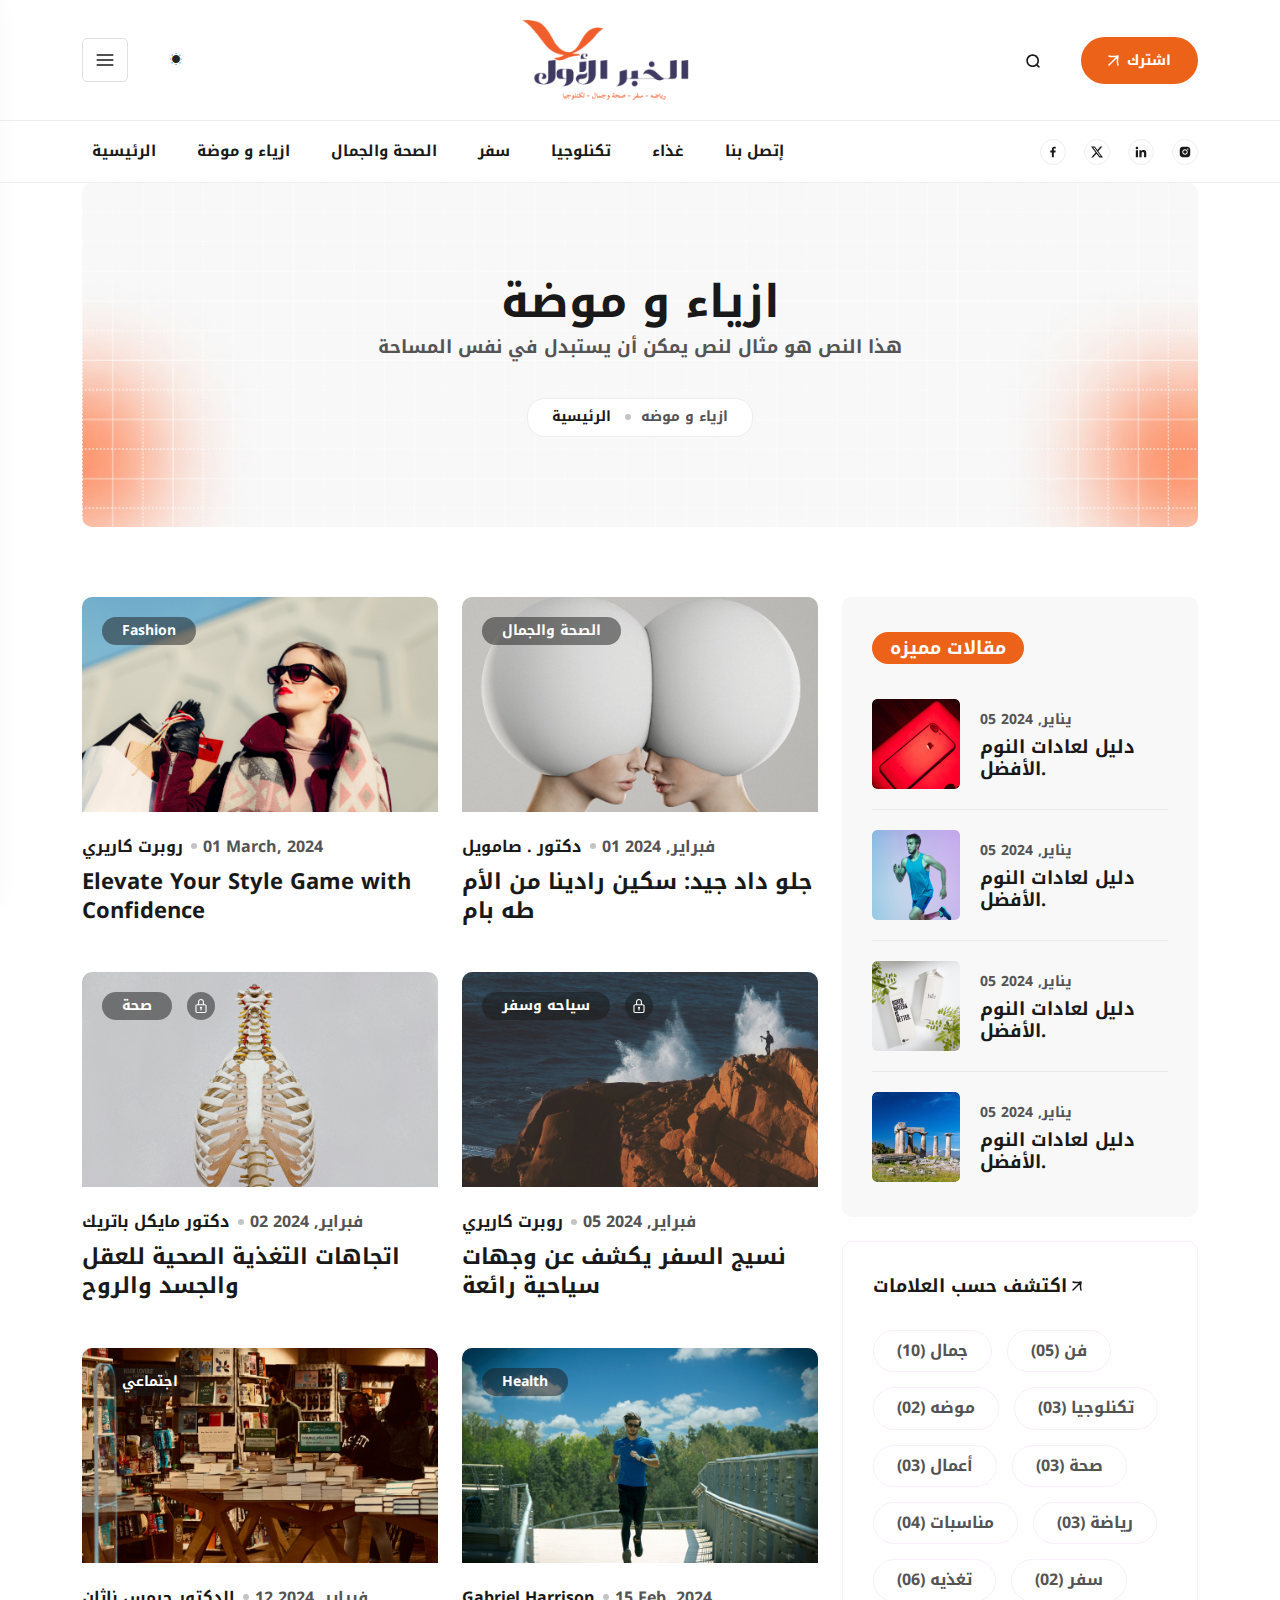
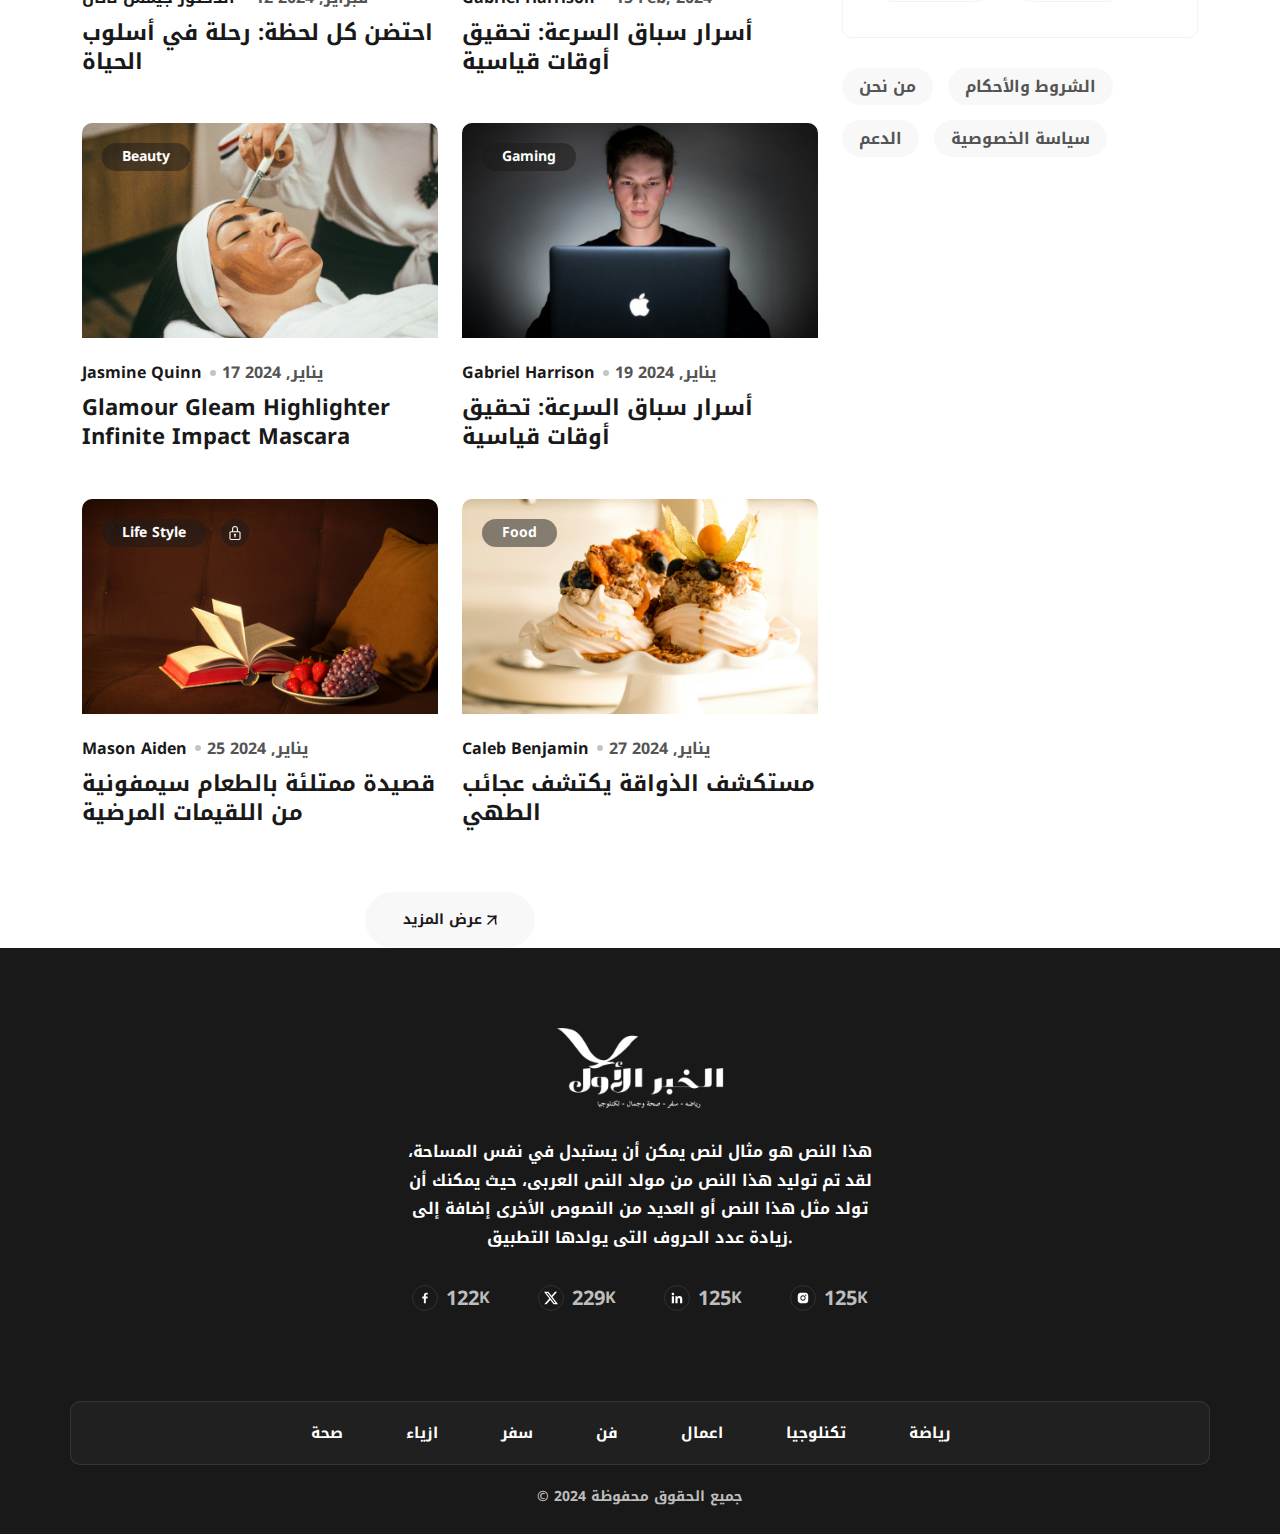
<file: category.html>
<!DOCTYPE html>
<html lang="en">


<head>
    <meta charset="UTF-8">
    <meta name="viewport" content="width=device-width, initial-scale=1.0">
    <!-- Swiper link -->
    <link rel="stylesheet" href="assets/css/swiper-bundle.min.css">
    <!-- Fancybox link -->
    <link rel="stylesheet" href="assets/css/jquery.fancybox.min.css">
    <!-- Animation css link -->
    <link rel="stylesheet" href="assets/css/animate.css">
    <link rel="stylesheet" href="assets/css/nice-select.css">
    <!-- Boostrap css link -->
    <link rel="stylesheet" href="assets/css/bootstrap-icons.min.css">
    <link rel="stylesheet" href="assets/css/bootstrap.min.css">
    <!-- Boxicon link -->
    <link rel="stylesheet" href="assets/css/boxicons.min.css">
    <!-- My css link -->
    <link rel="stylesheet" href="assets/css/style.css">
    <title> الخبر الأول </title>
    <link rel="icon" href="assets/image/sm-logo.svg" type="image/gif" sizes="20x20">
    <link rel="preconnect" href="https://fonts.googleapis.com">
    <link rel="preconnect" href="https://fonts.gstatic.com" crossorigin>
    <link href="https://fonts.googleapis.com/css2?family=Noto+Kufi+Arabic:wght@100..900&display=swap" rel="stylesheet">
    <style>
        h1,h2,h3,h4,h5,h6,p,a,button,li,span,ul,blockquote,strong,input{
            font-family: "Noto Kufi Arabic", sans-serif !important;
            font-optical-sizing: auto !important;
            font-weight: bold !important;
            font-style: normal !important;
        }
    </style>
</head>

<body id="body">
    <!-- scroll top start -->
    <div class="circle-container">
        <svg class="circle-progress svg-content" width="100%" height="100%" viewBox="-1 -1 102 102">
            <path d="M50,1 a49,49 0 0,1 0,98 a49,49 0 0,1 0,-98"
                style="transition: stroke-dashoffset 10ms linear 0s; stroke-dasharray: 307.919; stroke-dashoffset: 256.939;">
            </path>
        </svg>
    </div>
    <!-- scroll top end -->

    <div class="sidebar-menu">
        <div class="mobile-logo-area d-flex justify-content-between align-items-center">
            <div class="header-logo">
                <a href="index-2.html"><img alt="image" class="img-fluid dark" style="height: 80px;" src="assets/image/logo.png"></a>
                <a href="index-2.html"><img alt="image" class="img-fluid light" style="height: 80px;" src="assets/image/logo-light.png"></a>
            </div>
            <div class="menu-button menu-close-btn">
                <i class="bi bi-x"></i>
            </div>
        </div>
        <ul class="menu-list"> 
            <li><a href="blog-details.html"> الحياة والمجتمع </a></li>
            <li><a href="blog-details.html"> تغذية </a></li>
            <li><a href="blog-details.html"> السفر </a></li>
            <li><a href="blog-details.html"> مال وأعمال </a></li> 
            <li><a href="#"> اتصل بنا </a></li>
        </ul>
        <div class="menu-bottom-content">
            <div class="subscribe-area">
                <h4>اشترك لتحصل علي اخر الآخبار.</h4>
                <p>من خلال الاشتراك، سوف تحصل على أحدث منشورات المدونة المميزة عبر البريد الإلكتروني.
                </p>
                <a href="#" class="primary-btn hover-btn">إشترك
                    <svg class="arrow" width="10" height="10" viewBox="0 0 10 10" xmlns="http://www.w3.org/2000/svg">
                        <path d="M1 9L9 1M9 1C7.22222 1.33333 3.33333 2 1 1M9 1C8.66667 2.66667 8 6.33333 9 9"
                            stroke="#191919" stroke-width="1.5" stroke-linecap="round"></path>
                    </svg>
                </a>
            </div>
            <div class="social-wrap">
                <h6>تابع وسائل التواصل الاجتماعي </h6>
                <ul class="social-area">
                    <li>
                        <a href="https://www.facebook.com/">
                            <svg width="14" height="14" viewBox="0 0 14 14" xmlns="http://www.w3.org/2000/svg">
                                <path
                                    d="M7.81526 12.2483V7.46726H9.42818L9.66793 5.59534H7.81526V4.40301C7.81526 3.86284 7.96576 3.49301 8.74101 3.49301H9.72334V1.82409C9.24538 1.77287 8.76495 1.74814 8.28426 1.75001C6.85859 1.75001 5.87976 2.62034 5.87976 4.21809V5.59184H4.27734V7.46376H5.88326V12.2483H7.81526Z">
                                </path>
                            </svg>
                        </a>
                    </li>
                    <li>
                        <a href="https://x.com/">
                            <svg width="12" height="12" viewBox="0 0 14 14" xmlns="http://www.w3.org/2000/svg">
                                <g>
                                    <path
                                        d="M11.025 0.65625H13.1722L8.48225 6.0305L14 13.3438H9.68012L6.2965 8.9075L2.42462 13.3438H0.2765L5.29287 7.595L0 0.65625H4.43013L7.48825 4.71012L11.025 0.65625ZM10.2725 12.0557H11.4625L3.78262 1.87687H2.50688L10.2725 12.0557Z">
                                    </path>
                                </g>
                            </svg>
                        </a>
                    </li>
                    <li>
                        <a href="https://www.linkedin.com/">
                            <svg width="14" height="14" viewBox="0 0 14 14" xmlns="http://www.w3.org/2000/svg">
                                <path
                                    d="M2.90719 4.1972C3.61209 4.1972 4.18353 3.62576 4.18353 2.92086C4.18353 2.21597 3.61209 1.64453 2.90719 1.64453C2.20229 1.64453 1.63086 2.21597 1.63086 2.92086C1.63086 3.62576 2.20229 4.1972 2.90719 4.1972Z">
                                </path>
                                <path
                                    d="M5.38752 5.16523V12.2463H7.5861V8.74457C7.5861 7.82057 7.75994 6.92573 8.9056 6.92573C10.0355 6.92573 10.0495 7.98215 10.0495 8.8029V12.2469H12.2493V8.36365C12.2493 6.45615 11.8386 4.99023 9.60911 4.99023C8.53869 4.99023 7.82119 5.57765 7.52777 6.13357H7.49802V5.16523H5.38752ZM1.80469 5.16523H4.00677V12.2463H1.80469V5.16523Z">
                                </path>
                            </svg>
                        </a>
                    </li>
                    <li>
                        <a href="https://www.instagram.com/">
                            <svg width="14" height="14" viewBox="0 0 14 14" xmlns="http://www.w3.org/2000/svg">
                                <path
                                    d="M12.2191 4.84492C12.2132 4.40312 12.1305 3.96571 11.9747 3.55226C11.8396 3.20351 11.6332 2.88679 11.3687 2.62233C11.1043 2.35786 10.7875 2.15147 10.4388 2.01634C10.0307 1.86313 9.59948 1.78029 9.16362 1.77134C8.60246 1.74626 8.42454 1.73926 7.00004 1.73926C5.57554 1.73926 5.39296 1.73926 4.83587 1.77134C4.40022 1.78036 3.96924 1.8632 3.56129 2.01634C3.21249 2.15138 2.89572 2.35773 2.63124 2.62221C2.36677 2.88669 2.16041 3.20346 2.02537 3.55226C1.87186 3.96008 1.7892 4.39116 1.78096 4.82684C1.75587 5.38859 1.74829 5.56651 1.74829 6.99101C1.74829 8.41551 1.74829 8.59751 1.78096 9.15517C1.78971 9.59151 1.87196 10.022 2.02537 10.4309C2.16064 10.7796 2.36715 11.0963 2.63171 11.3606C2.89628 11.625 3.21308 11.8313 3.56187 11.9663C3.96871 12.1256 4.39976 12.2144 4.83646 12.2288C5.39821 12.2538 5.57612 12.2614 7.00062 12.2614C8.42512 12.2614 8.60771 12.2614 9.16479 12.2288C9.60063 12.2202 10.0318 12.1375 10.44 11.9843C10.7886 11.8491 11.1053 11.6426 11.3697 11.3782C11.6341 11.1137 11.8406 10.7971 11.9759 10.4484C12.1293 10.0401 12.2115 9.60959 12.2203 9.17267C12.2454 8.61151 12.253 8.43359 12.253 7.00851C12.2518 5.58401 12.2518 5.40317 12.2191 4.84492ZM6.99654 9.68484C5.50671 9.68484 4.29979 8.47792 4.29979 6.98809C4.29979 5.49826 5.50671 4.29134 6.99654 4.29134C7.71176 4.29134 8.39769 4.57546 8.90343 5.0812C9.40917 5.58694 9.69329 6.27287 9.69329 6.98809C9.69329 7.70331 9.40917 8.38924 8.90343 8.89498C8.39769 9.40072 7.71176 9.68484 6.99654 9.68484ZM9.80062 4.82042C9.71802 4.8205 9.63622 4.80429 9.55989 4.77271C9.48356 4.74114 9.41421 4.69482 9.3558 4.63641C9.29739 4.57801 9.25108 4.50865 9.2195 4.43233C9.18793 4.356 9.17171 4.27419 9.17179 4.19159C9.17179 4.10905 9.18805 4.02732 9.21964 3.95106C9.25122 3.8748 9.29752 3.80551 9.35589 3.74714C9.41425 3.68878 9.48354 3.64248 9.5598 3.61089C9.63606 3.57931 9.71779 3.56305 9.80033 3.56305C9.88287 3.56305 9.96461 3.57931 10.0409 3.61089C10.1171 3.64248 10.1864 3.68878 10.2448 3.74714C10.3031 3.80551 10.3494 3.8748 10.381 3.95106C10.4126 4.02732 10.4289 4.10905 10.4289 4.19159C10.4289 4.53926 10.1477 4.82042 9.80062 4.82042Z">
                                </path>
                                <path
                                    d="M6.99589 8.73983C7.96336 8.73983 8.74764 7.95554 8.74764 6.98808C8.74764 6.02061 7.96336 5.23633 6.99589 5.23633C6.02843 5.23633 5.24414 6.02061 5.24414 6.98808C5.24414 7.95554 6.02843 8.73983 6.99589 8.73983Z">
                                </path>
                            </svg>
                        </a>
                    </li>
                </ul>
            </div>
        </div>
    </div>
    <div class="header-area2">
        <div class="container d-flex align-items-center justify-content-between">
            <div class="header-menu-icon">
                <div class="menu-icon">
                    <svg width="20" height="20" viewBox="0 0 20 20" xmlns="http://www.w3.org/2000/svg">
                        <path fill-rule="evenodd" clip-rule="evenodd"
                            d="M1.66675 9.16666H18.3334V10.8333H1.66675V9.16666ZM1.66675 4.16666H18.3334V5.83332H1.66675V4.16666ZM1.66675 14.1667H18.3334V15.8333H1.66675V14.1667Z" />
                    </svg>
                </div>
                <div class="tt-style-switch">
                    <i class="bi bi-brightness-low-fill"></i>
                </div>
            </div>
            <div class="header-logo">
                <a href="index-2.html"><img alt="image" class="img-fluid dark"  style="height: 80px;" src="assets/image/logo.png"></a>
                <a href="index-2.html"><img alt="image" class="img-fluid light" style="height: 80px;" src="assets/image/logo-light.png"></a>
            </div>
            <div class="header-right d-md-flex d-none">
                <div class="search-bar">
                    <div class="search-btn">
                        <svg width="16" height="16" viewBox="0 0 16 16" xmlns="http://www.w3.org/2000/svg">
                            <path fill-rule="evenodd" clip-rule="evenodd"
                                d="M7.67458 2.95934C5.06925 2.95934 2.95925 5.06868 2.95925 7.66868C2.95925 10.2687 5.06925 12.3773 7.67458 12.3773C8.97459 12.3773 10.1499 11.8533 11.0033 11.004C11.4434 10.5674 11.7926 10.0477 12.0307 9.47524C12.2687 8.90273 12.3908 8.28869 12.3899 7.66868C12.3899 5.06868 10.2799 2.95934 7.67458 2.95934ZM1.33325 7.66868C1.33325 4.16868 4.17325 1.33334 7.67458 1.33334C11.1759 1.33334 14.0159 4.16868 14.0159 7.66868C14.0178 9.07185 13.5516 10.4356 12.6913 11.544L14.4279 13.2787C14.5084 13.353 14.573 13.4427 14.618 13.5426C14.6629 13.6424 14.6872 13.7503 14.6894 13.8598C14.6916 13.9693 14.6717 14.0781 14.6309 14.1797C14.59 14.2813 14.5291 14.3736 14.4517 14.4511C14.3743 14.5286 14.2821 14.5896 14.1805 14.6306C14.079 14.6716 13.9702 14.6916 13.8607 14.6895C13.7512 14.6874 13.6433 14.6632 13.5434 14.6184C13.4435 14.5736 13.3536 14.5091 13.2793 14.4287L11.5393 12.6913C10.4316 13.544 9.07244 14.0054 7.67458 14.0033C4.17325 14.0033 1.33325 11.168 1.33325 7.66868Z" />
                        </svg>
                    </div>
                    <div class="search-input">
                        <div class="serch-close"></div>
                        <form>
                            <div class="search-group">
                                <div class="form-inner2">
                                    <input type="text" placeholder="بحث ..">
                                    <button type="submit">
                                        <svg width="16" height="16" viewBox="0 0 16 16"
                                            xmlns="http://www.w3.org/2000/svg">
                                            <path fill-rule="evenodd" clip-rule="evenodd"
                                                d="M7.67458 2.95934C5.06925 2.95934 2.95925 5.06868 2.95925 7.66868C2.95925 10.2687 5.06925 12.3773 7.67458 12.3773C8.97459 12.3773 10.1499 11.8533 11.0033 11.004C11.4434 10.5674 11.7926 10.0477 12.0307 9.47524C12.2687 8.90273 12.3908 8.28869 12.3899 7.66868C12.3899 5.06868 10.2799 2.95934 7.67458 2.95934ZM1.33325 7.66868C1.33325 4.16868 4.17325 1.33334 7.67458 1.33334C11.1759 1.33334 14.0159 4.16868 14.0159 7.66868C14.0178 9.07185 13.5516 10.4356 12.6913 11.544L14.4279 13.2787C14.5084 13.353 14.573 13.4427 14.618 13.5426C14.6629 13.6424 14.6872 13.7503 14.6894 13.8598C14.6916 13.9693 14.6717 14.0781 14.6309 14.1797C14.59 14.2813 14.5291 14.3736 14.4517 14.4511C14.3743 14.5286 14.2821 14.5896 14.1805 14.6306C14.079 14.6716 13.9702 14.6916 13.8607 14.6895C13.7512 14.6874 13.6433 14.6632 13.5434 14.6184C13.4435 14.5736 13.3536 14.5091 13.2793 14.4287L11.5393 12.6913C10.4316 13.544 9.07244 14.0054 7.67458 14.0033C4.17325 14.0033 1.33325 11.168 1.33325 7.66868Z" />
                                        </svg>
                                    </button>
                                </div>
                            </div>
                            <div class="quick-search">
                                <ul>
                                    <li> بحث سريع :</li>
                                    <li><a href="blog-details.html">الجمال,</a></li>
                                    <li><a href="blog-details.html"> الصحة </a></li>
                                    <li><a href="blog-details.html"> ازياء </a></li>
                                    <li><a href="blog-details.html"> تقنية </a></li>
                                </ul>
                            </div>
                        </form>
                    </div>
                </div>
                <div class="subscribe-btn ">
                    <a href="#" class="primary-btn hover-btn">
                        <svg class="arrow" width="11" height="11" viewBox="0 0 11 11"
                            xmlns="http://www.w3.org/2000/svg">
                            <path
                                d="M0.999756 10L9.99976 1M9.99976 1C7.99976 1.375 3.62476 2.125 0.999756 1M9.99976 1C9.62476 2.875 8.87476 7 9.99976 10"
                                stroke="#191919" stroke-width="1.5" stroke-linecap="round" />
                        </svg>
                        اشترك
                    </a>

                </div>
            </div>
        </div>
    </div>
    <header class="life-style d-lg-flex d-none">
        <div class="container-md">
            <div class="col-lg-12">
                <div class="header-wrapper">
                    <div class="main-menu">
                        <ul class="menu-list">
                            <li class="active">
                                <a href="index-2.html" > الرئيسية </a></i>
                            </li>
                            <li><a href="blog-details.html"> ازياء و موضة </a></li>
                            <li><a href="blog-details.html"> الصحة والجمال </a></li>
                            <li><a href="blog-details.html"> سفر </a></li>
                            <li><a href="blog-details.html"> تكنلوجيا </a></li>
                            <li><a href="blog-details.html"> غذاء </a></li> 
                            <li><a href="#"> إتصل بنا </a></li>
                        </ul>
                    </div>
                    <div class="nav-right d-flex jsutify-content-end align-items-center">
                        <ul class="social-area">
                            <li>
                                <a href="https://www.facebook.com/">
                                    <svg width="14" height="14" viewBox="0 0 14 14" xmlns="http://www.w3.org/2000/svg">
                                        <path
                                            d="M7.81526 12.2483V7.46726H9.42818L9.66793 5.59534H7.81526V4.40301C7.81526 3.86284 7.96576 3.49301 8.74101 3.49301H9.72334V1.82409C9.24538 1.77287 8.76495 1.74814 8.28426 1.75001C6.85859 1.75001 5.87976 2.62034 5.87976 4.21809V5.59184H4.27734V7.46376H5.88326V12.2483H7.81526Z">
                                        </path>
                                    </svg>
                                </a>
                            </li>
                            <li>
                                <a href="https://x.com/">
                                    <svg width="12" height="12" viewBox="0 0 14 14" xmlns="http://www.w3.org/2000/svg">
                                        <g>
                                            <path
                                                d="M11.025 0.65625H13.1722L8.48225 6.0305L14 13.3438H9.68012L6.2965 8.9075L2.42462 13.3438H0.2765L5.29287 7.595L0 0.65625H4.43013L7.48825 4.71012L11.025 0.65625ZM10.2725 12.0557H11.4625L3.78262 1.87687H2.50688L10.2725 12.0557Z">
                                            </path>
                                        </g>
                                    </svg>
                                </a>
                            </li>
                            <li>
                                <a href="https://www.linkedin.com/">
                                    <svg width="14" height="14" viewBox="0 0 14 14" xmlns="http://www.w3.org/2000/svg">
                                        <path
                                            d="M2.90719 4.1972C3.61209 4.1972 4.18353 3.62576 4.18353 2.92086C4.18353 2.21597 3.61209 1.64453 2.90719 1.64453C2.20229 1.64453 1.63086 2.21597 1.63086 2.92086C1.63086 3.62576 2.20229 4.1972 2.90719 4.1972Z">
                                        </path>
                                        <path
                                            d="M5.38752 5.16523V12.2463H7.5861V8.74457C7.5861 7.82057 7.75994 6.92573 8.9056 6.92573C10.0355 6.92573 10.0495 7.98215 10.0495 8.8029V12.2469H12.2493V8.36365C12.2493 6.45615 11.8386 4.99023 9.60911 4.99023C8.53869 4.99023 7.82119 5.57765 7.52777 6.13357H7.49802V5.16523H5.38752ZM1.80469 5.16523H4.00677V12.2463H1.80469V5.16523Z">
                                        </path>
                                    </svg>
                                </a>
                            </li>
                            <li>
                                <a href="https://www.instagram.com/">
                                    <svg width="14" height="14" viewBox="0 0 14 14" xmlns="http://www.w3.org/2000/svg">
                                        <path
                                            d="M12.2191 4.84492C12.2132 4.40312 12.1305 3.96571 11.9747 3.55226C11.8396 3.20351 11.6332 2.88679 11.3687 2.62233C11.1043 2.35786 10.7875 2.15147 10.4388 2.01634C10.0307 1.86313 9.59948 1.78029 9.16362 1.77134C8.60246 1.74626 8.42454 1.73926 7.00004 1.73926C5.57554 1.73926 5.39296 1.73926 4.83587 1.77134C4.40022 1.78036 3.96924 1.8632 3.56129 2.01634C3.21249 2.15138 2.89572 2.35773 2.63124 2.62221C2.36677 2.88669 2.16041 3.20346 2.02537 3.55226C1.87186 3.96008 1.7892 4.39116 1.78096 4.82684C1.75587 5.38859 1.74829 5.56651 1.74829 6.99101C1.74829 8.41551 1.74829 8.59751 1.78096 9.15517C1.78971 9.59151 1.87196 10.022 2.02537 10.4309C2.16064 10.7796 2.36715 11.0963 2.63171 11.3606C2.89628 11.625 3.21308 11.8313 3.56187 11.9663C3.96871 12.1256 4.39976 12.2144 4.83646 12.2288C5.39821 12.2538 5.57612 12.2614 7.00062 12.2614C8.42512 12.2614 8.60771 12.2614 9.16479 12.2288C9.60063 12.2202 10.0318 12.1375 10.44 11.9843C10.7886 11.8491 11.1053 11.6426 11.3697 11.3782C11.6341 11.1137 11.8406 10.7971 11.9759 10.4484C12.1293 10.0401 12.2115 9.60959 12.2203 9.17267C12.2454 8.61151 12.253 8.43359 12.253 7.00851C12.2518 5.58401 12.2518 5.40317 12.2191 4.84492ZM6.99654 9.68484C5.50671 9.68484 4.29979 8.47792 4.29979 6.98809C4.29979 5.49826 5.50671 4.29134 6.99654 4.29134C7.71176 4.29134 8.39769 4.57546 8.90343 5.0812C9.40917 5.58694 9.69329 6.27287 9.69329 6.98809C9.69329 7.70331 9.40917 8.38924 8.90343 8.89498C8.39769 9.40072 7.71176 9.68484 6.99654 9.68484ZM9.80062 4.82042C9.71802 4.8205 9.63622 4.80429 9.55989 4.77271C9.48356 4.74114 9.41421 4.69482 9.3558 4.63641C9.29739 4.57801 9.25108 4.50865 9.2195 4.43233C9.18793 4.356 9.17171 4.27419 9.17179 4.19159C9.17179 4.10905 9.18805 4.02732 9.21964 3.95106C9.25122 3.8748 9.29752 3.80551 9.35589 3.74714C9.41425 3.68878 9.48354 3.64248 9.5598 3.61089C9.63606 3.57931 9.71779 3.56305 9.80033 3.56305C9.88287 3.56305 9.96461 3.57931 10.0409 3.61089C10.1171 3.64248 10.1864 3.68878 10.2448 3.74714C10.3031 3.80551 10.3494 3.8748 10.381 3.95106C10.4126 4.02732 10.4289 4.10905 10.4289 4.19159C10.4289 4.53926 10.1477 4.82042 9.80062 4.82042Z">
                                        </path>
                                        <path
                                            d="M6.99589 8.73983C7.96336 8.73983 8.74764 7.95554 8.74764 6.98808C8.74764 6.02061 7.96336 5.23633 6.99589 5.23633C6.02843 5.23633 5.24414 6.02061 5.24414 6.98808C5.24414 7.95554 6.02843 8.73983 6.99589 8.73983Z">
                                        </path>
                                    </svg>
                                </a>
                            </li>
                        </ul>
                    </div>
                </div>
            </div>
        </div>
    </header>


    <!-- banner section strats here -->
    <div class="inner-page-banner-section">
        <div class="container">
            <div class="row">
                <div class="col-lg-12">
                    <div class="inner-page-banner-wrapper" style="background-image: url(assets/image/life-style/Background-7.png);">
                        <div class="banner-content">
                            <h1> ازياء و موضة </h1>
                            <p> هذا النص هو مثال لنص يمكن أن يستبدل في نفس المساحة </p>
                            <ul class="breadcrumb-list">
                                <li><a href="index-2.html"> الرئيسية </a></li>
                                <li>  ازياء و موضه  </li>
                            </ul>
                        </div>
                    </div>
                </div>
            </div>
        </div>
    </div>
    <!-- banner section ends here -->

    <!-- Blog section strats here  -->
    <div class="blog-post-8 pt-70">
        <div class="container">
            <div class="row g-lg-4 gy-5">
                <div class="col-lg-8">
                    <div class="row gy-5 mb-50">
                        <div class="col-md-6">
                            <div class="blog-card2 two">
                                <div class="blog-card-img-wrap">
                                    <a href="blog-details.html"><img src="assets/image/life-style/life-style.blog-img1.png" alt=""></a>
                                    <ul>
                                        <li><a class="category" href="blog-details.html">Fashion</a></li>
                                    </ul>
                                </div>
                                <div class="blog-content">
                                    <ul class="blog-meta">
                                        <li>
                                            <a href="editor-profile.html">روبرت كاريري</a>
                                        </li>
                                        <li>
                                            <a class="publish-date" href="blog-details.html">01 March, 2024</a>
                                        </li>
                                    </ul>
                                    <h4><a href="blog-details.html">Elevate Your Style Game with Confidence</a></h4>
                                </div>
                            </div>
                        </div>
                        <div class="col-md-6">
                            <div class="blog-card2 two">
                                <div class="blog-card-img-wrap">
                                    <a href="blog-details.html"><img src="assets/image/life-style/life-style-blog-img2.png" alt=""></a>
                                    <ul>
                                        <li><a class="category" href="blog-details.html"> الصحة والجمال </a></li>
                                    </ul>
                                </div>
                                <div class="blog-content">
                                    <ul class="blog-meta">
                                        <li>
                                            <a href="editor-profile.html"> دكتور . صامويل</a>
                                        </li>
                                        <li>
                                            <a class="publish-date" href="blog-details.html">01 فبراير, 2024</a>
                                        </li>
                                    </ul>
                                    <h4><a href="blog-details.html">جلو داد جيد: سكين رادينا من الأم طه بام</a></h4>
                                </div>
                            </div>
                        </div>
                        <div class="col-md-6">
                            <div class="blog-card2 two">
                                <div class="blog-card-img-wrap">
                                    <a href="blog-details.html"><img src="assets/image/life-style/life-style-blog-img3.png" alt=""></a>
                                    <ul>
                                        <li><a class="category" href="blog-details.html">صحة</a></li>
                                        <li><span class="lock">
                                                <svg width="14" height="14" viewBox="0 0 14 14"
                                                    xmlns="http://www.w3.org/2000/svg">
                                                    <path
                                                        d="M10.9375 5.14062H9.95211V2.89215C9.95211 1.29741 8.62734 0 6.99899 0C5.37064 0 4.04586 1.29741 4.04586 2.89215V5.14062H3.0625C2.15786 5.14062 1.42188 5.87661 1.42188 6.78125V12.3594C1.42188 13.264 2.15786 14 3.0625 14H10.9375C11.8421 14 12.5781 13.264 12.5781 12.3594V6.78125C12.5781 5.87661 11.8421 5.14062 10.9375 5.14062ZM5.13961 2.89215C5.13961 1.9005 5.97373 1.09375 6.99899 1.09375C8.02424 1.09375 8.85836 1.9005 8.85836 2.89215V5.14062H5.13961V2.89215ZM11.4844 12.3594C11.4844 12.6609 11.239 12.9062 10.9375 12.9062H3.0625C2.76095 12.9062 2.51562 12.6609 2.51562 12.3594V6.78125C2.51562 6.4797 2.76095 6.23438 3.0625 6.23438H10.9375C11.239 6.23438 11.4844 6.4797 11.4844 6.78125V12.3594Z">
                                                    </path>
                                                    <path
                                                        d="M7 7.82031C6.44123 7.82031 5.98828 8.27326 5.98828 8.83203C5.98828 9.18881 6.17312 9.50223 6.45211 9.68237V10.8828C6.45211 11.1848 6.69695 11.4297 6.99899 11.4297C7.301 11.4297 7.54586 11.1848 7.54586 10.8828V9.68365C7.82597 9.50373 8.01172 9.18969 8.01172 8.83203C8.01172 8.27326 7.55877 7.82031 7 7.82031Z">
                                                    </path>
                                                </svg>
                                            </span>
                                        </li>
                                    </ul>
                                </div>
                                <div class="blog-content">
                                    <ul class="blog-meta">
                                        <li>
                                            <a href="editor-profile.html">دكتور مايكل باتريك</a>
                                        </li>
                                        <li>
                                            <a class="publish-date" href="blog-details.html">02 فبراير, 2024</a>
                                        </li>
                                    </ul>
                                    <h4><a href="blog-details.html">اتجاهات التغذية الصحية للعقل والجسد والروح</a></h4>
                                </div>
                            </div>
                        </div>
                        <div class="col-md-6">
                            <div class="blog-card2 two">
                                <div class="blog-card-img-wrap">
                                    <a href="blog-details.html"><img src="assets/image/life-style/life-style-blog-img4.png" alt=""></a>
                                    <ul>
                                        <li><a class="category" href="blog-details.html">سياحه وسفر</a></li>
                                        <li><span class="lock">
                                                <svg width="14" height="14" viewBox="0 0 14 14"
                                                    xmlns="http://www.w3.org/2000/svg">
                                                    <path
                                                        d="M10.9375 5.14062H9.95211V2.89215C9.95211 1.29741 8.62734 0 6.99899 0C5.37064 0 4.04586 1.29741 4.04586 2.89215V5.14062H3.0625C2.15786 5.14062 1.42188 5.87661 1.42188 6.78125V12.3594C1.42188 13.264 2.15786 14 3.0625 14H10.9375C11.8421 14 12.5781 13.264 12.5781 12.3594V6.78125C12.5781 5.87661 11.8421 5.14062 10.9375 5.14062ZM5.13961 2.89215C5.13961 1.9005 5.97373 1.09375 6.99899 1.09375C8.02424 1.09375 8.85836 1.9005 8.85836 2.89215V5.14062H5.13961V2.89215ZM11.4844 12.3594C11.4844 12.6609 11.239 12.9062 10.9375 12.9062H3.0625C2.76095 12.9062 2.51562 12.6609 2.51562 12.3594V6.78125C2.51562 6.4797 2.76095 6.23438 3.0625 6.23438H10.9375C11.239 6.23438 11.4844 6.4797 11.4844 6.78125V12.3594Z">
                                                    </path>
                                                    <path
                                                        d="M7 7.82031C6.44123 7.82031 5.98828 8.27326 5.98828 8.83203C5.98828 9.18881 6.17312 9.50223 6.45211 9.68237V10.8828C6.45211 11.1848 6.69695 11.4297 6.99899 11.4297C7.301 11.4297 7.54586 11.1848 7.54586 10.8828V9.68365C7.82597 9.50373 8.01172 9.18969 8.01172 8.83203C8.01172 8.27326 7.55877 7.82031 7 7.82031Z">
                                                    </path>
                                                </svg>
                                            </span>
                                        </li>
                                    </ul>
                                </div>
                                <div class="blog-content">
                                    <ul class="blog-meta">
                                        <li>
                                            <a href="editor-profile.html">روبرت كاريري</a>
                                        </li>
                                        <li>
                                            <a class="publish-date" href="blog-details.html">05 فبراير, 2024</a>
                                        </li>
                                    </ul>
                                    <h4><a href="blog-details.html">نسيج السفر يكشف عن وجهات سياحية رائعة</a></h4>
                                </div>
                            </div>
                        </div>
                        <div class="col-md-6">
                            <div class="blog-card2 two">
                                <div class="blog-card-img-wrap">
                                    <a href="blog-details.html"><img src="assets/image/life-style/life-style-blog-img5.png" alt=""></a>
                                    <ul>
                                        <li><a class="category" href="blog-details.html"> اجتماعي </a></li>
                                    </ul>
                                </div>
                                <div class="blog-content">
                                    <ul class="blog-meta">
                                        <li>
                                            <a href="editor-profile.html">الدكتور جيمس ناثان</a>
                                        </li>
                                        <li>
                                            <a class="publish-date" href="blog-details.html">12 فبراير, 2024</a>
                                        </li>
                                    </ul>
                                    <h4><a href="blog-details.html">احتضن كل لحظة: رحلة في أسلوب الحياة</a></h4>
                                </div>
                            </div>
                        </div>
                        <div class="col-md-6">
                            <div class="blog-card2 two">
                                <div class="blog-card-img-wrap">
                                    <a href="blog-details.html"><img src="assets/image/life-style/life-style-blog-img6.png" alt=""></a>
                                    <ul>
                                        <li><a class="category" href="blog-details.html">Health</a></li>
                                    </ul>
                                </div>
                                <div class="blog-content">
                                    <ul class="blog-meta">
                                        <li>
                                            <a href="editor-profile.html">Gabriel Harrison</a>
                                        </li>
                                        <li>
                                            <a class="publish-date" href="blog-details.html">15 Feb, 2024</a>
                                        </li>
                                    </ul>
                                    <h4><a href="blog-details.html">أسرار سباق السرعة: تحقيق أوقات قياسية</a></h4>
                                </div>
                            </div>
                        </div>
                        <div class="col-md-6">
                            <div class="blog-card2 two">
                                <div class="blog-card-img-wrap">
                                    <a href="blog-details.html"><img src="assets/image/life-style/life-style-blog-img7.png" alt=""></a>
                                    <ul>
                                        <li><a class="category" href="blog-details.html">Beauty</a></li>
                                    </ul>
                                </div>
                                <div class="blog-content">
                                    <ul class="blog-meta">
                                        <li>
                                            <a href="editor-profile.html">Jasmine Quinn</a>
                                        </li>
                                        <li>
                                            <a class="publish-date" href="blog-details.html">17 يناير, 2024</a>
                                        </li>
                                    </ul>
                                    <h4><a href="blog-details.html">Glamour Gleam Highlighter Infinite Impact Mascara</a></h4>
                                </div>
                            </div>
                        </div>
                        <div class="col-md-6">
                            <div class="blog-card2 two">
                                <div class="blog-card-img-wrap">
                                    <a href="blog-details.html"><img src="assets/image/life-style/life-style-blog-img8.png" alt=""></a>
                                    <ul>
                                        <li><a class="category" href="blog-details.html">Gaming</a></li>
                                    </ul>
                                </div>
                                <div class="blog-content">
                                    <ul class="blog-meta">
                                        <li>
                                            <a href="editor-profile.html">Gabriel Harrison</a>
                                        </li>
                                        <li>
                                            <a class="publish-date" href="blog-details.html">19 يناير, 2024</a>
                                        </li>
                                    </ul>
                                    <h4><a href="blog-details.html">أسرار سباق السرعة: تحقيق أوقات قياسية</a></h4>
                                </div>
                            </div>
                        </div>
                        <div class="col-md-6">
                            <div class="blog-card2 two">
                                <div class="blog-card-img-wrap">
                                    <a href="blog-details.html"><img src="assets/image/life-style/life-style-blog-img9.png" alt=""></a>
                                    <ul>
                                        <li><a class="category" href="blog-details.html">Life Style</a></li>
                                        <li><span class="lock">
                                                <svg width="14" height="14" viewBox="0 0 14 14"
                                                    xmlns="http://www.w3.org/2000/svg">
                                                    <path
                                                        d="M10.9375 5.14062H9.95211V2.89215C9.95211 1.29741 8.62734 0 6.99899 0C5.37064 0 4.04586 1.29741 4.04586 2.89215V5.14062H3.0625C2.15786 5.14062 1.42188 5.87661 1.42188 6.78125V12.3594C1.42188 13.264 2.15786 14 3.0625 14H10.9375C11.8421 14 12.5781 13.264 12.5781 12.3594V6.78125C12.5781 5.87661 11.8421 5.14062 10.9375 5.14062ZM5.13961 2.89215C5.13961 1.9005 5.97373 1.09375 6.99899 1.09375C8.02424 1.09375 8.85836 1.9005 8.85836 2.89215V5.14062H5.13961V2.89215ZM11.4844 12.3594C11.4844 12.6609 11.239 12.9062 10.9375 12.9062H3.0625C2.76095 12.9062 2.51562 12.6609 2.51562 12.3594V6.78125C2.51562 6.4797 2.76095 6.23438 3.0625 6.23438H10.9375C11.239 6.23438 11.4844 6.4797 11.4844 6.78125V12.3594Z">
                                                    </path>
                                                    <path
                                                        d="M7 7.82031C6.44123 7.82031 5.98828 8.27326 5.98828 8.83203C5.98828 9.18881 6.17312 9.50223 6.45211 9.68237V10.8828C6.45211 11.1848 6.69695 11.4297 6.99899 11.4297C7.301 11.4297 7.54586 11.1848 7.54586 10.8828V9.68365C7.82597 9.50373 8.01172 9.18969 8.01172 8.83203C8.01172 8.27326 7.55877 7.82031 7 7.82031Z">
                                                    </path>
                                                </svg>
                                            </span>
                                        </li>
                                    </ul>
                                </div>
                                <div class="blog-content">
                                    <ul class="blog-meta">
                                        <li>
                                            <a href="editor-profile.html">Mason Aiden</a>
                                        </li>
                                        <li>
                                            <a class="publish-date" href="blog-details.html">25 يناير, 2024</a>
                                        </li>
                                    </ul>
                                    <h4><a href="blog-details.html">قصيدة ممتلئة بالطعام سيمفونية من اللقيمات المرضية</a></h4>
                                </div>
                            </div>
                        </div>
                        <div class="col-md-6">
                            <div class="blog-card2 two">
                                <div class="blog-card-img-wrap">
                                    <a href="blog-details.html"><img src="assets/image/life-style/life-style-blog-img10.png" alt=""></a>
                                    <ul>
                                        <li><a class="category" href="blog-details.html">Food</a></li>
                                    </ul>
                                </div>
                                <div class="blog-content">
                                    <ul class="blog-meta">
                                        <li>
                                            <a href="editor-profile.html">Caleb Benjamin</a>
                                        </li>
                                        <li>
                                            <a class="publish-date" href="blog-details.html">27 يناير, 2024</a>
                                        </li>
                                    </ul>
                                    <h4><a href="blog-details.html">مستكشف الذواقة يكتشف عجائب الطهي</a></h4>
                                </div>
                            </div>
                        </div>
                    </div>
                    <div class="load-more-btn">
                        <a href="#" class="hover-btn">
                            عرض المزيد
                            <svg class="arrow" width="10" height="10" viewBox="0 0 10 10"
                                xmlns="http://www.w3.org/2000/svg">
                                <path
                                    d="M1 9L9 1M9 1C7.22222 1.33333 3.33333 2 1 1M9 1C8.66667 2.66667 8 6.33333 9 9"
                                    stroke="#191919" stroke-width="1.5" stroke-linecap="round"></path>
                            </svg>
                        </a>
                    </div>
                </div>
                <div class="col-lg-4 ">
                    <div class="life-style-sidebar">
                        
                        <div class="sidebar-widget featured-post">
                            <h6>مقالات مميزه</h6>
                            <div class="recent-post mb-20">
                                <div class="recent-post-img">
                                    <a href="blog-details.html"><img src="assets/image/life-style/sidebar-img1.png" alt=""></a>
                                </div>
                                <div class="recent-post-content">
                                    <a href="blog-details.html">05 يناير, 2024</a>
                                    <h5><a href="blog-details.html">دليل لعادات النوم الأفضل.</a></h5>
                                </div>
                            </div>
                            <div class="recent-post mb-20">
                                <div class="recent-post-img">
                                    <a href="blog-details.html"><img src="assets/image/life-style/sidebar-img2.png" alt=""></a>
                                </div>
                                <div class="recent-post-content">
                                    <a href="blog-details.html">05 يناير, 2024</a>
                                    <h5><a href="blog-details.html">دليل لعادات النوم الأفضل.</a></h5>
                                </div>
                            </div>
                            <div class="recent-post mb-20">
                                <div class="recent-post-img">
                                    <a href="blog-details.html"><img src="assets/image/life-style/sidebar-img3.png" alt=""></a>
                                </div>
                                <div class="recent-post-content">
                                    <a href="blog-details.html">05 يناير, 2024</a>
                                    <h5><a href="blog-details.html">دليل لعادات النوم الأفضل.</a></h5>
                                </div>
                            </div>
                            <div class="recent-post mb-20">
                                <div class="recent-post-img">
                                    <a href="blog-details.html"><img src="assets/image/life-style/sidebar-img4.png" alt=""></a>
                                </div>
                                <div class="recent-post-content">
                                    <a href="blog-details.html">05 يناير, 2024</a>
                                    <h5><a href="blog-details.html">دليل لعادات النوم الأفضل.</a></h5>
                                </div>
                            </div>
                        </div>
                        <div class="sidebar-widget discover-post">
                            <h6 class="discover-title">اكتشف حسب العلامات
                                <svg class="arrow" width="10" height="10" viewBox="0 0 10 10" fill="none"
                                    xmlns="http://www.w3.org/2000/svg">
                                    <path
                                        d="M1 9L9 1M9 1C7.22222 1.33333 3.33333 2 1 1M9 1C8.66667 2.66667 8 6.33333 9 9"
                                        stroke="white" stroke-width="1.5" stroke-linecap="round"></path>
                                </svg>
                            </h6>
                            <ul class="category">
                                <li>
                                    <a href="blog-details.html">جمال (10)</a>
                                </li>
                                <li>
                                    <a href="blog-details.html"> فن (05)</a>
                                </li>
                                <li>
                                    <a href="blog-details.html">موضه (02)</a>
                                </li>
                                <li>
                                    <a href="blog-details.html"> تكنلوجيا (03)</a>
                                </li>
                                <li>
                                    <a href="blog-details.html"> أعمال (03)</a>
                                </li>
                                <li>
                                    <a href="blog-details.html">صحة (03)</a>
                                </li>
                                <li>
                                    <a href="blog-details.html"> مناسبات (04)</a>
                                </li>
                                <li>
                                    <a href="blog-details.html"> رياضة (03)</a>
                                </li>
                                <li>
                                    <a href="blog-details.html"> تغذيه (06)</a>
                                </li>
                                <li>
                                    <a href="blog-details.html"> سفر (02)</a>
                                </li>
                            </ul>
                        </div>
                        <div class="sidebar-widget about-section mb-40">
                            <ul class="category">
                                <li>
                                    <a href="about-us.html"> من نحن </a>
                                </li>
                                <li>
                                    <a href="terms%26condition.html"> الشروط والأحكام </a>
                                </li>
                                <li>
                                    <a href="#">الدعم </a>
                                </li>
                                <li>
                                    <a href="privacy-policy.html">  سياسة الخصوصية </a>
                                </li>
                            </ul>
                        </div> 
                    </div>
                </div>
            </div>
        </div>
    </div>
    <!-- Blog section ends here  --> 
    <!-- Footer area strats here -->
    <footer class="footer-section2">
        <div class="footer-top">
            <div class="container">
                <div class="row ">
                    <div class="col-lg-12 justify-content-center  d-flex mb-70">
                        <div class="footer-top-content">
                            <a href="index-2.html"><img src="assets/image/logo-light.png" style="height: 80px;" alt="logo"></a>
                            <p> هذا النص هو مثال لنص يمكن أن يستبدل في نفس المساحة، لقد تم توليد هذا النص من مولد النص العربى، حيث يمكنك أن تولد مثل هذا النص أو العديد من النصوص الأخرى إضافة إلى زيادة عدد الحروف التى يولدها التطبيق.</p>
                            <div class="our-activetis">
                                <div class="row justify-content-center d-flex g-lg-4 gy-4">
                                    <div class="col-sm-3 col-6 d-flex justify-content-center">
                                        <a href="https://www.facebook.com/" class="social-area">
                                            <div class="icon">
                                                <svg width="14" height="14" viewBox="0 0 14 14"
                                                    xmlns="http://www.w3.org/2000/svg">
                                                    <path
                                                        d="M7.81526 12.2482V7.46723H9.42818L9.66793 5.59531H7.81526V4.40298C7.81526 3.86281 7.96576 3.49298 8.74101 3.49298H9.72334V1.82406C9.24538 1.77284 8.76495 1.74811 8.28426 1.74998C6.85859 1.74998 5.87976 2.62031 5.87976 4.21806V5.59181H4.27734V7.46373H5.88326V12.2482H7.81526Z" />
                                                </svg>
                                            </div>
                                            <div class="number">
                                                <h5 class="counter">122</h5>
                                                <span>K</span>
                                            </div>
                                        </a>
                                    </div>
                                    <div class="col-sm-3 col-6 d-flex justify-content-center">
                                        <a href="https://x.com/" class="social-area">
                                            <div class="icon">
                                                <svg width="14" height="14" viewBox="0 0 14 14"
                                                    xmlns="http://www.w3.org/2000/svg">
                                                    <g>
                                                        <path
                                                            d="M11.025 0.65625H13.1722L8.48225 6.0305L14 13.3438H9.68012L6.2965 8.9075L2.42462 13.3438H0.2765L5.29287 7.595L0 0.65625H4.43013L7.48825 4.71012L11.025 0.65625ZM10.2725 12.0557H11.4625L3.78262 1.87687H2.50688L10.2725 12.0557Z" />
                                                    </g>
                                                </svg>
                                            </div>
                                            <div class="number">
                                                <h5 class="counter">229</h5>
                                                <span>K</span>
                                            </div>
                                        </a>
                                    </div>
                                    <div class="col-sm-3 col-6 d-flex justify-content-center">
                                        <a href="https://www.linkedin.com/" class="social-area">
                                            <div class="icon">
                                                <svg width="14" height="14" viewBox="0 0 14 14"
                                                    xmlns="http://www.w3.org/2000/svg">
                                                    <path
                                                        d="M2.90719 4.1972C3.61209 4.1972 4.18353 3.62576 4.18353 2.92086C4.18353 2.21597 3.61209 1.64453 2.90719 1.64453C2.20229 1.64453 1.63086 2.21597 1.63086 2.92086C1.63086 3.62576 2.20229 4.1972 2.90719 4.1972Z" />
                                                    <path
                                                        d="M5.38752 5.16523V12.2463H7.5861V8.74457C7.5861 7.82057 7.75994 6.92573 8.9056 6.92573C10.0355 6.92573 10.0495 7.98215 10.0495 8.8029V12.2469H12.2493V8.36365C12.2493 6.45615 11.8386 4.99023 9.60911 4.99023C8.53869 4.99023 7.82119 5.57765 7.52777 6.13357H7.49802V5.16523H5.38752ZM1.80469 5.16523H4.00677V12.2463H1.80469V5.16523Z" />
                                                </svg>
                                            </div>
                                            <div class="number">
                                                <h5 class="counter">125</h5>
                                                <span>K</span>
                                            </div>
                                        </a>
                                    </div>
                                    <div class="col-sm-3 col-6 d-flex justify-content-center">
                                        <a href="https://www.instagram.com/" class="social-area">
                                            <div class="icon">
                                                <svg width="14" height="14" viewBox="0 0 14 14"
                                                    xmlns="http://www.w3.org/2000/svg">
                                                    <path
                                                        d="M12.2191 4.84492C12.2132 4.40312 12.1305 3.96571 11.9747 3.55226C11.8396 3.20351 11.6332 2.88679 11.3687 2.62233C11.1043 2.35786 10.7875 2.15147 10.4388 2.01634C10.0307 1.86313 9.59948 1.78029 9.16362 1.77134C8.60246 1.74626 8.42454 1.73926 7.00004 1.73926C5.57554 1.73926 5.39296 1.73926 4.83587 1.77134C4.40022 1.78036 3.96924 1.8632 3.56129 2.01634C3.21249 2.15138 2.89572 2.35773 2.63124 2.62221C2.36677 2.88669 2.16041 3.20346 2.02537 3.55226C1.87186 3.96008 1.7892 4.39116 1.78096 4.82684C1.75587 5.38859 1.74829 5.56651 1.74829 6.99101C1.74829 8.41551 1.74829 8.59751 1.78096 9.15517C1.78971 9.59151 1.87196 10.022 2.02537 10.4309C2.16064 10.7796 2.36715 11.0963 2.63171 11.3606C2.89628 11.625 3.21308 11.8313 3.56187 11.9663C3.96871 12.1256 4.39976 12.2144 4.83646 12.2288C5.39821 12.2538 5.57612 12.2614 7.00062 12.2614C8.42512 12.2614 8.60771 12.2614 9.16479 12.2288C9.60063 12.2202 10.0318 12.1375 10.44 11.9843C10.7886 11.8491 11.1053 11.6426 11.3697 11.3782C11.6341 11.1137 11.8406 10.7971 11.9759 10.4484C12.1293 10.0401 12.2115 9.60959 12.2203 9.17267C12.2454 8.61151 12.253 8.43359 12.253 7.00851C12.2518 5.58401 12.2518 5.40317 12.2191 4.84492ZM6.99654 9.68484C5.50671 9.68484 4.29979 8.47792 4.29979 6.98809C4.29979 5.49826 5.50671 4.29134 6.99654 4.29134C7.71176 4.29134 8.39769 4.57546 8.90343 5.0812C9.40917 5.58694 9.69329 6.27287 9.69329 6.98809C9.69329 7.70331 9.40917 8.38924 8.90343 8.89498C8.39769 9.40072 7.71176 9.68484 6.99654 9.68484ZM9.80062 4.82042C9.71802 4.8205 9.63622 4.80429 9.55989 4.77271C9.48356 4.74114 9.41421 4.69482 9.3558 4.63641C9.29739 4.57801 9.25108 4.50865 9.2195 4.43233C9.18793 4.356 9.17171 4.27419 9.17179 4.19159C9.17179 4.10905 9.18805 4.02732 9.21964 3.95106C9.25122 3.8748 9.29752 3.80551 9.35589 3.74714C9.41425 3.68878 9.48354 3.64248 9.5598 3.61089C9.63606 3.57931 9.71779 3.56305 9.80033 3.56305C9.88287 3.56305 9.96461 3.57931 10.0409 3.61089C10.1171 3.64248 10.1864 3.68878 10.2448 3.74714C10.3031 3.80551 10.3494 3.8748 10.381 3.95106C10.4126 4.02732 10.4289 4.10905 10.4289 4.19159C10.4289 4.53926 10.1477 4.82042 9.80062 4.82042Z" />
                                                    <path
                                                        d="M6.99589 8.73983C7.96336 8.73983 8.74764 7.95554 8.74764 6.98808C8.74764 6.02061 7.96336 5.23633 6.99589 5.23633C6.02843 5.23633 5.24414 6.02061 5.24414 6.98808C5.24414 7.95554 6.02843 8.73983 6.99589 8.73983Z" />
                                                </svg>
                                            </div>
                                            <div class="number">
                                                <h5 class="counter">125</h5>
                                                <span>K</span>
                                            </div>
                                        </a>
                                    </div>
                                </div>
                            </div>
                        </div>
                    </div>
                    <div class="footer-list">
                        <ul>
                            <li><a href="blog-details.html"> صحة 
                                    <svg class="arrow" width="10" height="10" viewBox="0 0 10 10"
                                        xmlns="http://www.w3.org/2000/svg">
                                        <path
                                            d="M1 9L9 1M9 1C7.22222 1.33333 3.33333 2 1 1M9 1C8.66667 2.66667 8 6.33333 9 9"
                                            stroke="#191919" stroke-width="1.5" stroke-linecap="round" />
                                    </svg>
                                </a></li>
                            <li><a href="blog-details.html"> ازياء
                                    <svg class="arrow" width="10" height="10" viewBox="0 0 10 10"
                                        xmlns="http://www.w3.org/2000/svg">
                                        <path
                                            d="M1 9L9 1M9 1C7.22222 1.33333 3.33333 2 1 1M9 1C8.66667 2.66667 8 6.33333 9 9"
                                            stroke="#191919" stroke-width="1.5" stroke-linecap="round" />
                                    </svg>
                                </a></li>
                            <li><a href="blog-details.html"> سفر
                                    <svg class="arrow" width="10" height="10" viewBox="0 0 10 10"
                                        xmlns="http://www.w3.org/2000/svg">
                                        <path
                                            d="M1 9L9 1M9 1C7.22222 1.33333 3.33333 2 1 1M9 1C8.66667 2.66667 8 6.33333 9 9"
                                            stroke="#191919" stroke-width="1.5" stroke-linecap="round" />
                                    </svg>
                                </a></li>
                            <li><a href="blog-details.html"> فن
                                    <svg class="arrow" width="10" height="10" viewBox="0 0 10 10"
                                        xmlns="http://www.w3.org/2000/svg">
                                        <path
                                            d="M1 9L9 1M9 1C7.22222 1.33333 3.33333 2 1 1M9 1C8.66667 2.66667 8 6.33333 9 9"
                                            stroke="#191919" stroke-width="1.5" stroke-linecap="round" />
                                    </svg>
                                </a></li>
                            <li><a href="blog-details.html"> اعمال
                                    <svg class="arrow" width="10" height="10" viewBox="0 0 10 10"
                                        xmlns="http://www.w3.org/2000/svg">
                                        <path
                                            d="M1 9L9 1M9 1C7.22222 1.33333 3.33333 2 1 1M9 1C8.66667 2.66667 8 6.33333 9 9"
                                            stroke="#191919" stroke-width="1.5" stroke-linecap="round" />
                                    </svg>
                                </a></li>
                            <li><a href="blog-details.html"> تكنلوجيا
                                    <svg class="arrow" width="10" height="10" viewBox="0 0 10 10"
                                        xmlns="http://www.w3.org/2000/svg">
                                        <path
                                            d="M1 9L9 1M9 1C7.22222 1.33333 3.33333 2 1 1M9 1C8.66667 2.66667 8 6.33333 9 9"
                                            stroke="#191919" stroke-width="1.5" stroke-linecap="round" />
                                    </svg>
                                </a></li>
                            <li><a href="blog-details.html"> رياضة
                                    <svg class="arrow" width="10" height="10" viewBox="0 0 10 10"
                                        xmlns="http://www.w3.org/2000/svg">
                                        <path
                                            d="M1 9L9 1M9 1C7.22222 1.33333 3.33333 2 1 1M9 1C8.66667 2.66667 8 6.33333 9 9"
                                            stroke="#191919" stroke-width="1.5" stroke-linecap="round" />
                                    </svg>
                                </a></li>
                        </ul>
                    </div>
                    <div class="copyright-area">
                        <p> &copy; جميع الحقوق محفوظة 2024  </p>
                    </div>
                </div>
            </div>
        </div>
    </footer>
    <!-- Footer area ends here -->

    <!-- jquery js link -->
    <script src="assets/js/jquery-3.7.1.min.js"></script>
    <script src="assets/js/jquery-ui.js"></script>
    <!-- Counterup js link -->
    <script src="assets/js/waypoints.js"></script>
    <script src="assets/js/jquery.counterup.min.js"></script>
    <!-- Marquee js link -->
    <script src="assets/js/jquery.marquee.min.js"></script>
    <!-- Wow js link -->
    <script src="assets/js/wow.min.js"></script>
    <!-- Popper js link -->
    <script src="assets/js/popper.min.js"></script>
    <!-- Swiper js link -->
    <script src="assets/js/swiper-bundle.min.js"></script>
    <!-- fancybox link -->
    <script src="assets/js/jquery.fancybox.min.js"></script>
    <script src="assets/js/jquery.nice-select.min.js"></script>
    <script src="assets/js/wow.min.js"></script>
    <!-- Bootstrap js link -->
    <script src="assets/js/bootstrap.min.js"></script>
    <script src="assets/js/boxicons.min.js"></script>
    <!-- Custom js -->
    <script src="assets/js/custom.js"></script>
</body>



</html>
</file>
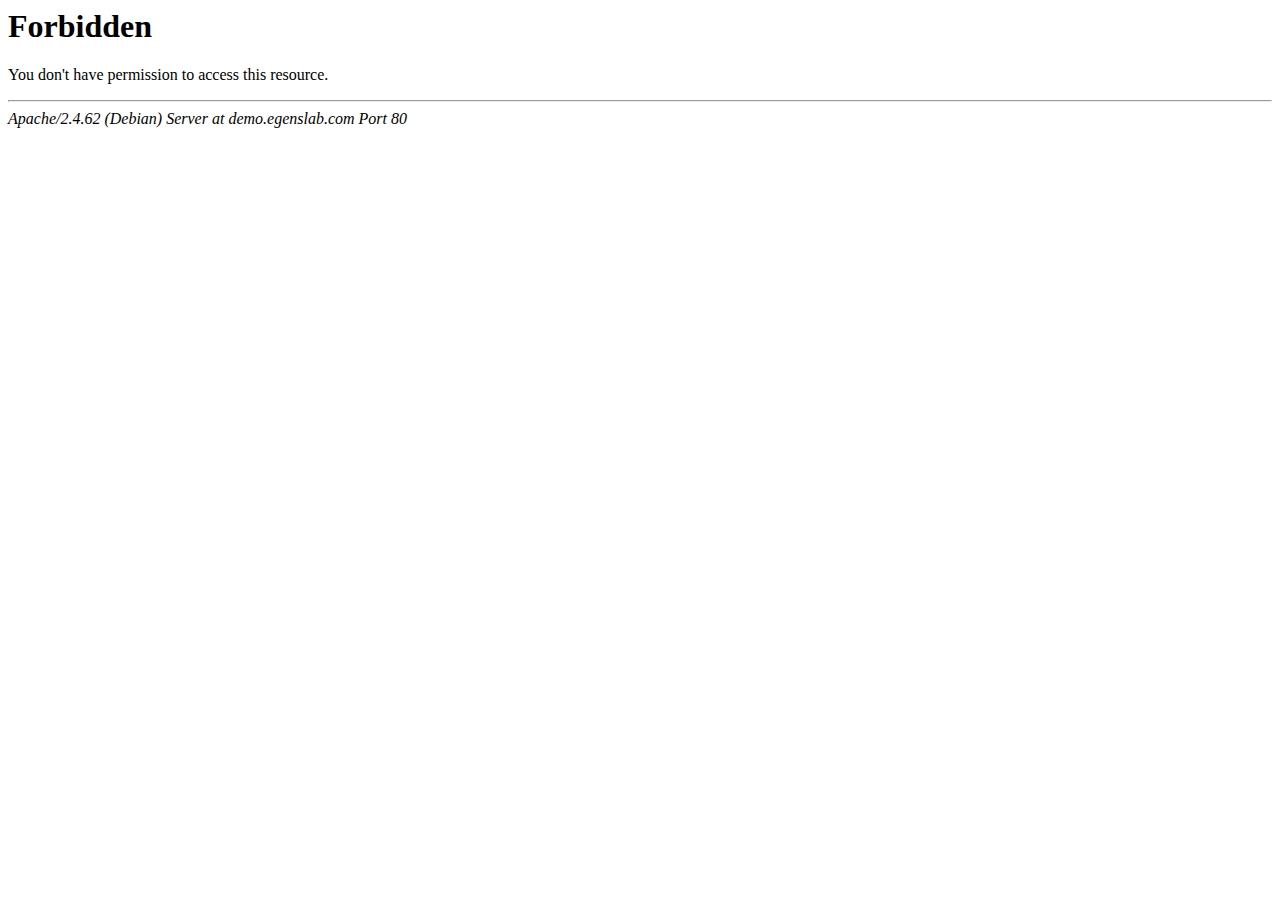
<file: assets/image/Image-44.html>
<!DOCTYPE HTML PUBLIC "-//IETF//DTD HTML 2.0//EN">
<html><head>
<title>403 Forbidden</title>
</head><body>
<h1>Forbidden</h1>
<p>You don't have permission to access this resource.</p>
<hr>
<address>Apache/2.4.62 (Debian) Server at demo.egenslab.com Port 80</address>
</body></html>
</file>
<file: assets/css/nice-select.css>
.nice-select{-webkit-tap-highlight-color:transparent;background-color:#fff;border-radius:5px;border:solid 1px #e8e8e8;box-sizing:border-box;clear:both;cursor:pointer;display:block;float:left;font-family:inherit;font-size:14px;font-weight:400;height:42px;line-height:40px;outline:none;padding-left:18px;padding-right:30px;position:relative;text-align:left!important;-webkit-transition:all .2s ease-in-out;transition:all .2s ease-in-out;-webkit-user-select:none;-moz-user-select:none;-ms-user-select:none;user-select:none;white-space:nowrap;width:auto}.nice-select:hover{border-color:#dbdbdb}.nice-select:active,.nice-select.open,.nice-select:focus{border-color:#999}.nice-select:after{border-bottom:2px solid #999;border-right:2px solid #999;content:'';display:block;height:5px;margin-top:-4px;pointer-events:none;position:absolute;right:12px;top:50%;-webkit-transform-origin:66% 66%;-ms-transform-origin:66% 66%;transform-origin:66% 66%;-webkit-transform:rotate(45deg);-ms-transform:rotate(45deg);transform:rotate(45deg);-webkit-transition:all .15s ease-in-out;transition:all .15s ease-in-out;width:5px}.nice-select.open:after{-webkit-transform:rotate(-135deg);-ms-transform:rotate(-135deg);transform:rotate(-135deg)}.nice-select.open .list{opacity:1;pointer-events:auto;-webkit-transform:scale(1) translateY(0);-ms-transform:scale(1) translateY(0);transform:scale(1) translateY(0)}.nice-select.disabled{border-color:#ededed;color:#999;pointer-events:none}.nice-select.disabled:after{border-color:#ccc}.nice-select.wide{width:100%}.nice-select.wide .list{left:0!important;right:0!important}.nice-select.right{float:right}.nice-select.right .list{left:auto;right:0}.nice-select.small{font-size:12px;height:36px;line-height:34px}.nice-select.small:after{height:4px;width:4px}.nice-select.small .option{line-height:34px;min-height:34px}.nice-select .list{background-color:#fff;border-radius:5px;box-shadow:0 0 0 1px rgba(68,68,68,.11);box-sizing:border-box;margin-top:4px;opacity:0;overflow:hidden;padding:0;pointer-events:none;position:absolute;top:100%;left:0;-webkit-transform-origin:50% 0;-ms-transform-origin:50% 0;transform-origin:50% 0;-webkit-transform:scale(.75) translateY(-21px);-ms-transform:scale(.75) translateY(-21px);transform:scale(.75) translateY(-21px);-webkit-transition:all .2s cubic-bezier(.5,0,0,1.25),opacity .15s ease-out;transition:all .2s cubic-bezier(.5,0,0,1.25),opacity .15s ease-out;z-index:9}.nice-select .list:hover .option:not(:hover){background-color:transparent!important}.nice-select .option{cursor:pointer;font-weight:400;line-height:40px;list-style:none;min-height:40px;outline:none;padding-left:18px;padding-right:29px;text-align:left;-webkit-transition:all .2s;transition:all .2s}.nice-select .option:hover,.nice-select .option.focus,.nice-select .option.selected.focus{background-color:#f6f6f6}.nice-select .option.selected{font-weight:700}.nice-select .option.disabled{background-color:transparent;color:#999;cursor:default}.no-csspointerevents .nice-select .list{display:none}.no-csspointerevents .nice-select.open .list{display:block}
</file>
